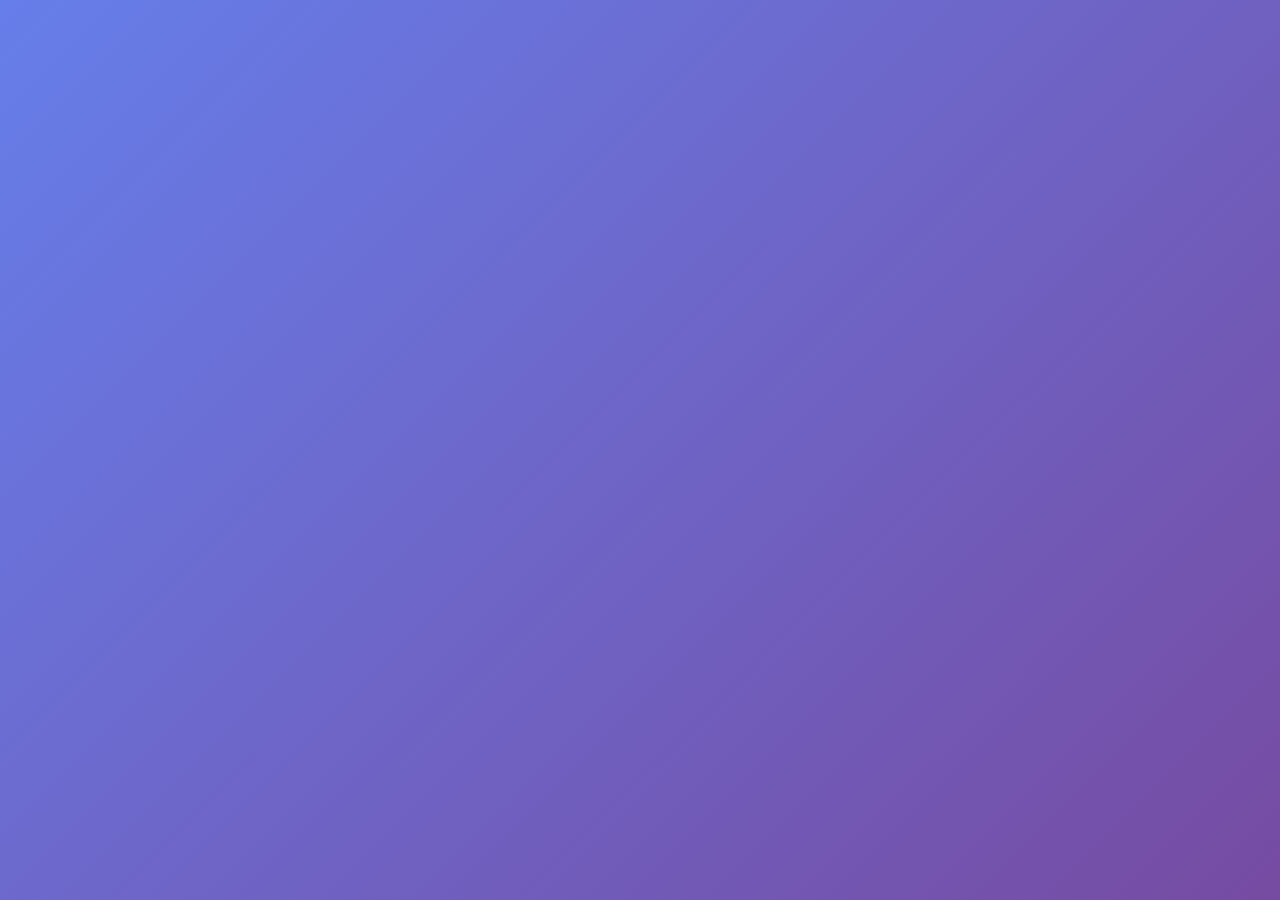
<file: AVENGERS/index.html>
<!DOCTYPE html>
<html lang="en">
<head>
    <meta charset="UTF-8">
    <meta name="viewport" content="width=device-width, initial-scale=1.0, user-scalable=no">
    <title>Mobile VR Relaxation Experience</title>
    
    <!-- A-Frame CDN -->
    <script src="https://aframe.io/releases/1.4.0/aframe.min.js"></script>
    
    <!-- Custom CSS -->
    <link rel="stylesheet" href="style.css">
</head>
<body>
    <!-- Loading Screen -->
    <div id="loading-screen">
        <div class="loading-content">
            <div class="breathing-circle"></div>
            <h2>Loading Relaxation Experience...</h2>
            <p>Please wait while we prepare your virtual sanctuary</p>
        </div>
    </div>

    <!-- Permission Request Screen -->
    <div id="permission-screen" class="hidden">
        <div class="permission-content">
            <div class="icon">📱</div>
            <h2>Motion Access Required</h2>
            <p>To experience the full relaxation, we need access to your device's motion sensors.</p>
            <button id="start-btn" class="start-button">Start Experience</button>
            <p class="permission-note">This allows you to look around by moving your device</p>
        </div>
    </div>

    <!-- Gyroscope Not Supported Screen -->
    <div id="no-gyro-screen" class="hidden">
        <div class="no-gyro-content">
            <div class="icon">⚠️</div>
            <h2>Motion Control Not Available</h2>
            <p>Your device doesn't support gyroscope-based motion control.</p>
            <p>You can still enjoy the relaxing environment by tapping and dragging to look around.</p>
            <button id="fallback-btn" class="start-button">Enter Relaxation Space</button>
        </div>
    </div>

    <!-- A-Frame Scene -->
    <a-scene id="vr-scene" class="hidden" vr-mode-ui="enabled: false" embedded>
        <!-- Camera with gyroscope controls -->
        <a-camera id="main-camera" 
                  look-controls="enabled: false"
                  wasd-controls="enabled: false"
                  position="0 1.6 0">
        </a-camera>

        <!-- 360° Sky Environment -->
        <a-sky id="sky" 
               src="#skyTexture" 
               rotation="0 -90 0"
               material="shader: standard; side: double">
        </a-sky>

        <!-- Ambient Lighting -->
        <a-light type="ambient" color="#87CEEB" intensity="0.6"></a-light>
        <a-light type="directional" 
                 position="0 10 5" 
                 color="#FFE4B5" 
                 intensity="0.8"
                 target="#sky">
        </a-light>

        <!-- Floating Relaxation Elements -->
        <a-entity id="floating-elements">
            <!-- Breathing Circle -->
            <a-plane id="breathing-circle"
                     position="0 0 -2"
                     width="0.5"
                     height="0.5"
                     color="#ffffff"
                     opacity="0.8"
                     material="shader: flat; transparent: true"
                     animation="property: scale; to: 1.2 1.2 1; dur: 4000; loop: true; dir: alternate; easing: easeInOutSine">
            </a-plane>

            <!-- Floating Particles -->
            <a-entity id="particles">
                <!-- Particle 1 -->
                <a-sphere position="-1 2 -3" 
                         radius="0.05" 
                         color="#ffffff" 
                         opacity="0.6"
                         animation="property: position; to: -1.5 1.5 -2.5; dur: 6000; loop: true; dir: alternate; easing: easeInOutSine">
                </a-sphere>
                
                <!-- Particle 2 -->
                <a-sphere position="1 1.5 -2.5" 
                         radius="0.03" 
                         color="#E6E6FA" 
                         opacity="0.7"
                         animation="property: position; to: 1.5 2 -3; dur: 8000; loop: true; dir: alternate; easing: easeInOutSine">
                </a-sphere>
                
                <!-- Particle 3 -->
                <a-sphere position="0 2.5 -4" 
                         radius="0.04" 
                         color="#F0F8FF" 
                         opacity="0.5"
                         animation="property: position; to: 0.5 1.8 -3.5; dur: 7000; loop: true; dir: alternate; easing: easeInOutSine">
                </a-sphere>
            </a-entity>

            <!-- Relaxation Text -->
            <a-text id="relax-text"
                    value="Tap to Relax"
                    position="0 -0.5 -2"
                    align="center"
                    color="#ffffff"
                    opacity="0.9"
                    scale="0.8 0.8 0.8"
                    animation="property: opacity; to: 0.5; dur: 3000; loop: true; dir: alternate; easing: easeInOutSine">
            </a-text>
        </a-entity>

        <!-- Ground Plane -->
        <a-plane position="0 0 0" 
                 rotation="-90 0 0" 
                 width="100" 
                 height="100" 
                 color="#90EE90" 
                 opacity="0.3"
                 material="shader: flat; transparent: true">
        </a-plane>
    </a-scene>

    <!-- UI Overlay -->
    <div id="ui-overlay" class="hidden">
        <div class="ui-content">
            <div class="breathing-guide">
                <div class="breath-circle" id="breath-circle"></div>
                <p id="breath-text">Breathe In</p>
            </div>
            <div class="controls">
                <button id="reset-view" class="control-btn">Reset View</button>
                <button id="toggle-sound" class="control-btn">🔊 Sound</button>
            </div>
        </div>
    </div>

    <!-- Custom Scripts -->
    <script src="script.js"></script>
</body>
</html>
</file>
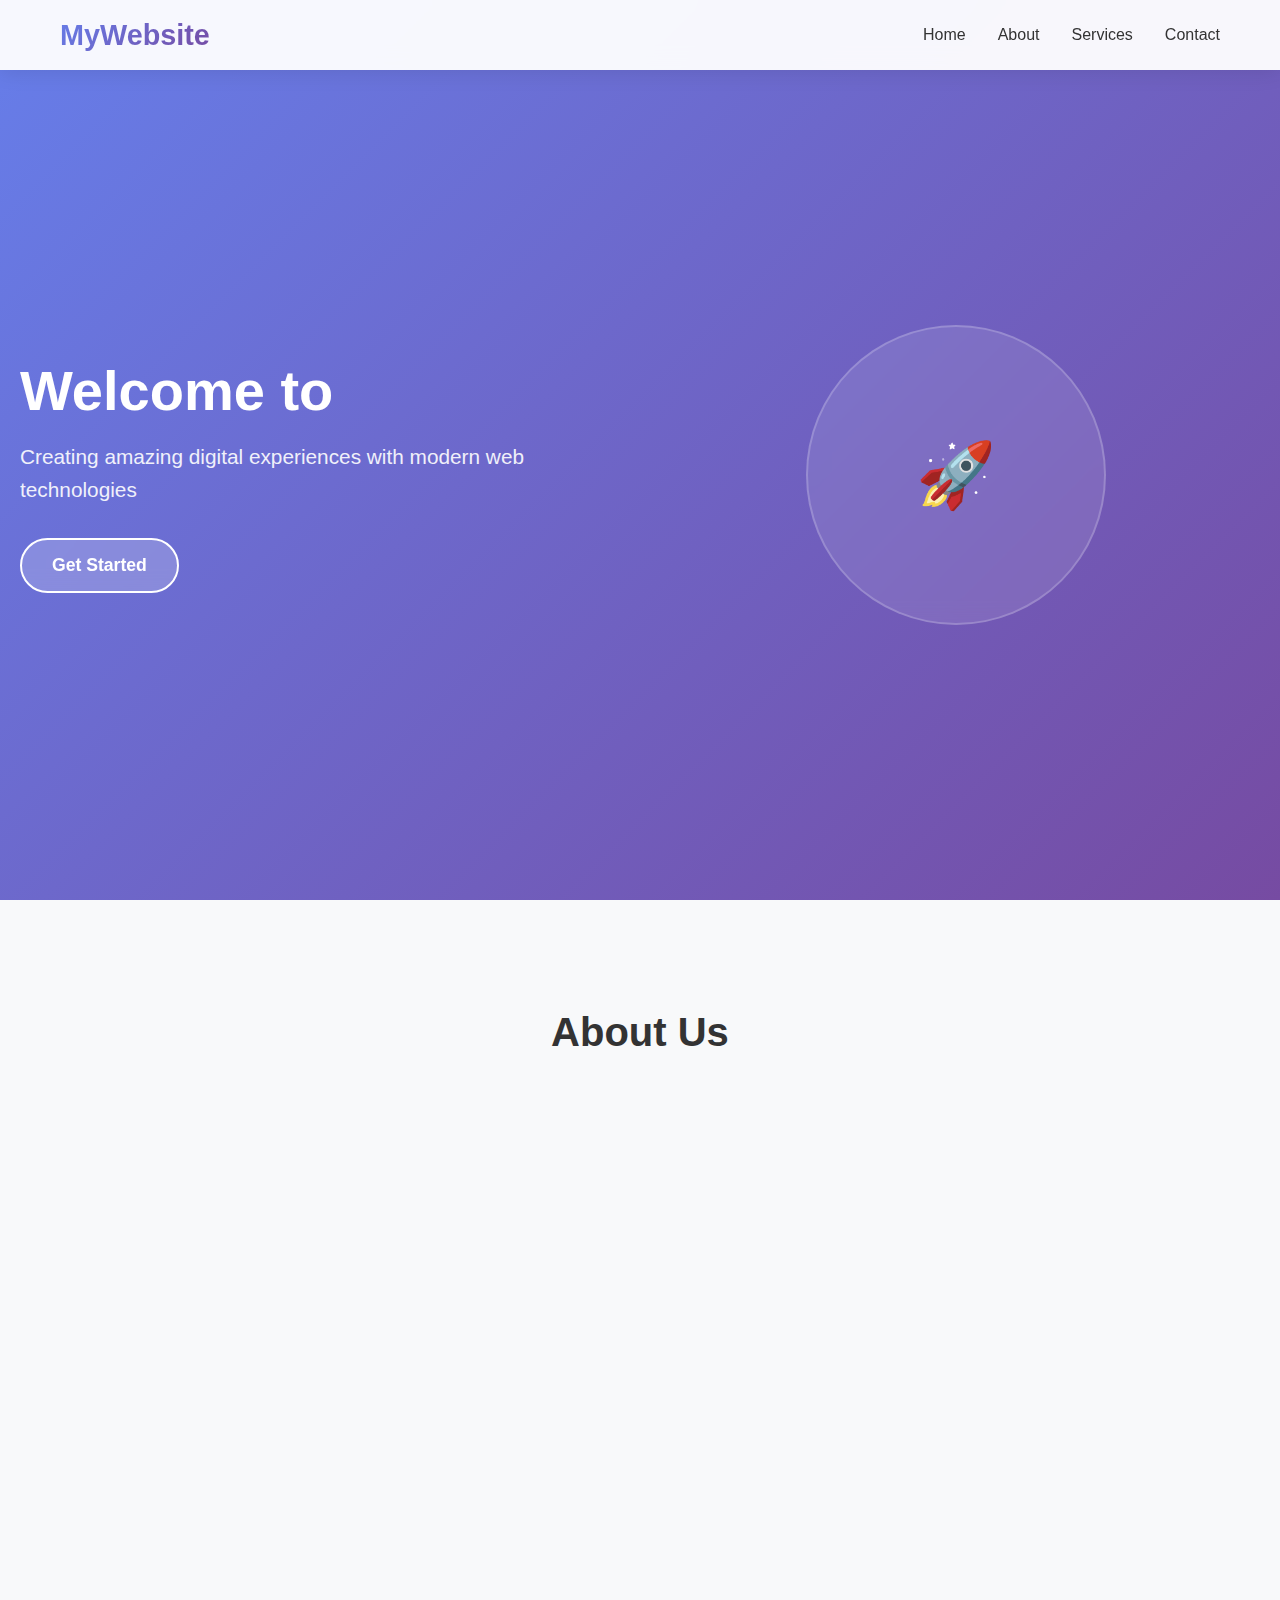
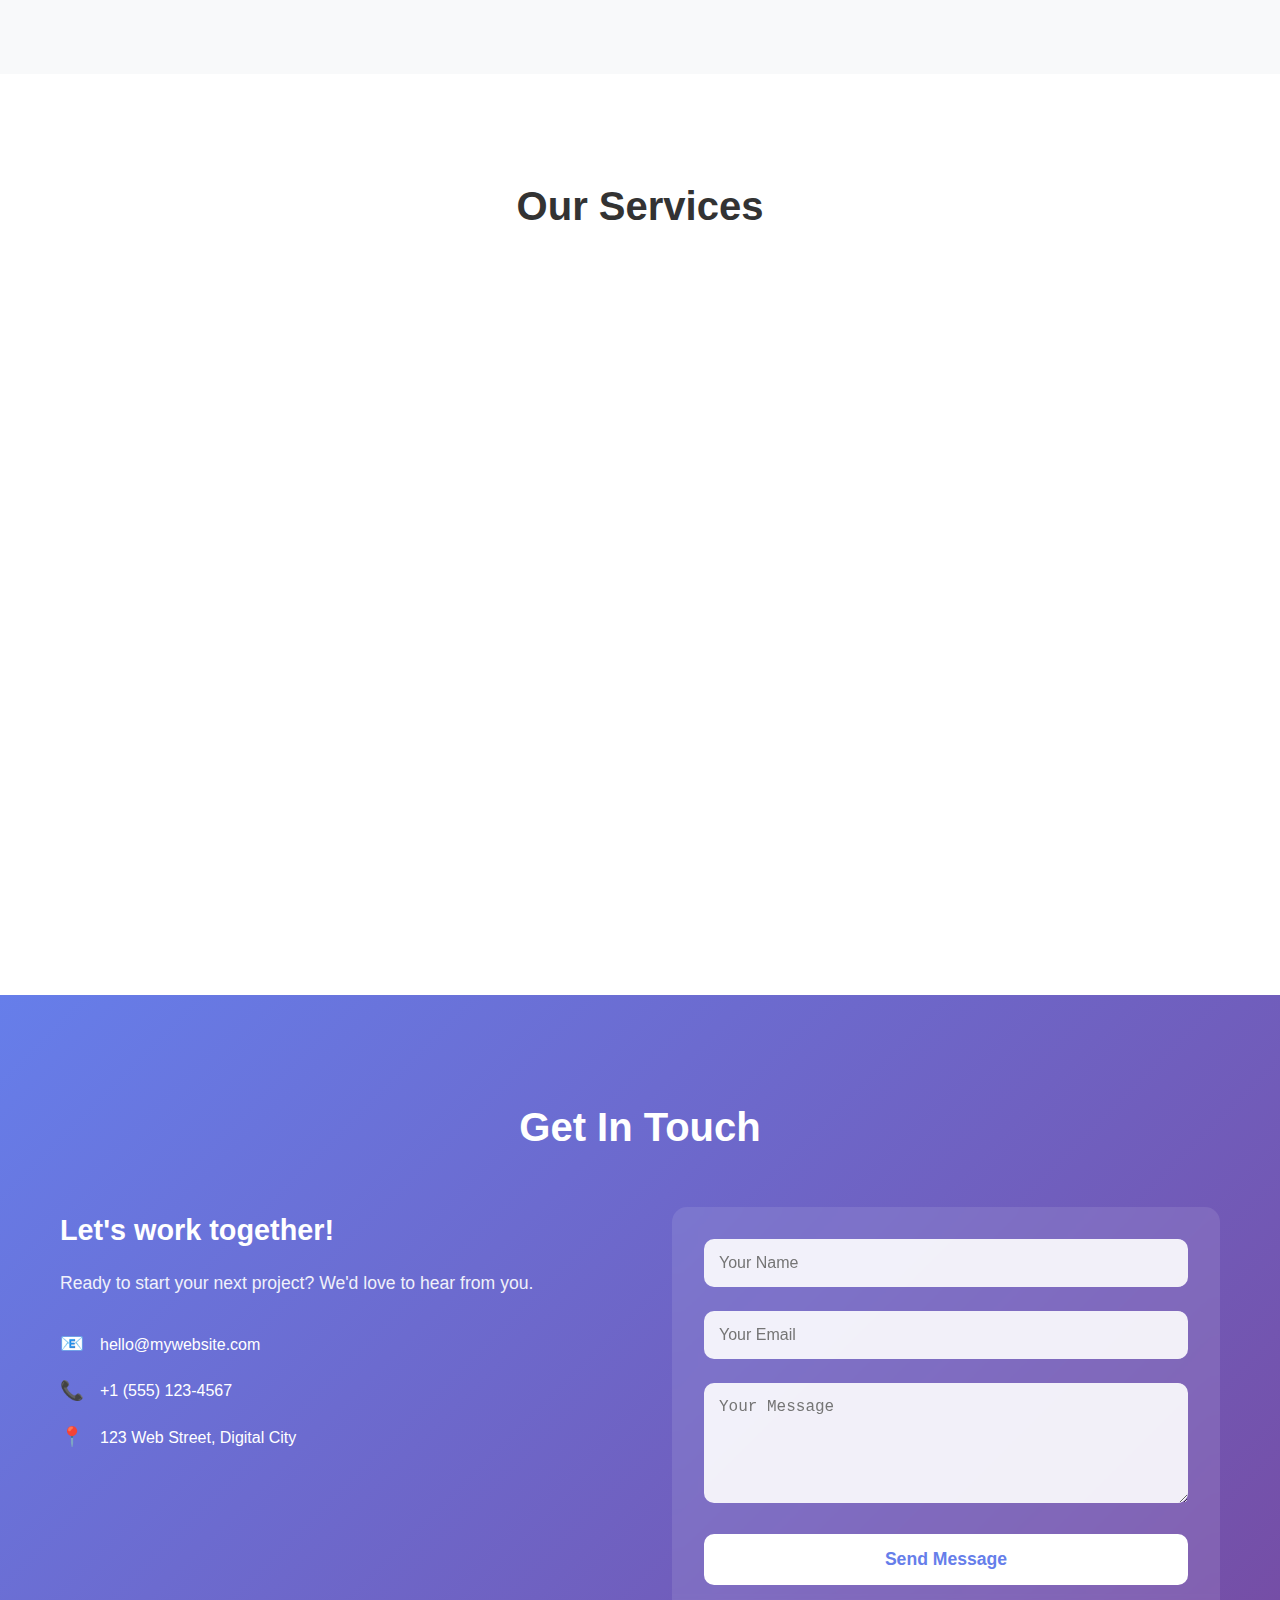
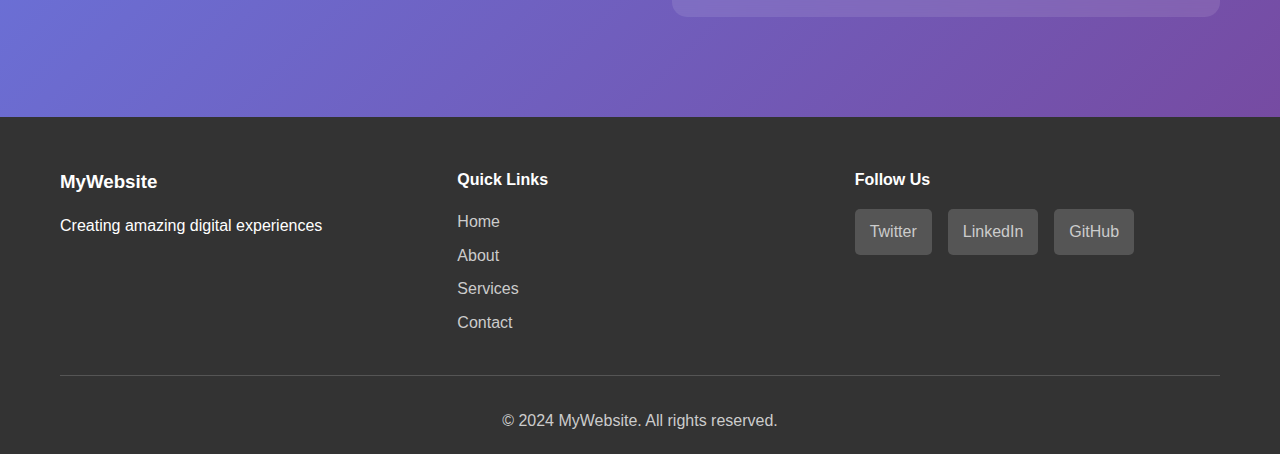
<file: Raghu Hack/index.html>
<!DOCTYPE html>
<html lang="en">
<head>
    <meta charset="UTF-8">
    <meta name="viewport" content="width=device-width, initial-scale=1.0">
    <title>My Awesome Website</title>
    <link rel="stylesheet" href="styles.css">
</head>
<body>
    <nav class="navbar">
        <div class="nav-container">
            <div class="nav-logo">
                <h2>MyWebsite</h2>
            </div>
            <ul class="nav-menu">
                <li class="nav-item">
                    <a href="#home" class="nav-link">Home</a>
                </li>
                <li class="nav-item">
                    <a href="#about" class="nav-link">About</a>
                </li>
                <li class="nav-item">
                    <a href="#services" class="nav-link">Services</a>
                </li>
                <li class="nav-item">
                    <a href="#contact" class="nav-link">Contact</a>
                </li>
            </ul>
            <div class="hamburger">
                <span class="bar"></span>
                <span class="bar"></span>
                <span class="bar"></span>
            </div>
        </div>
    </nav>

    <main>
        <section id="home" class="hero">
            <div class="hero-content">
                <h1>Welcome to My Awesome Website</h1>
                <p>Creating amazing digital experiences with modern web technologies</p>
                <button class="cta-button">Get Started</button>
            </div>
            <div class="hero-image">
                <div class="hero-placeholder">
                    <span>🚀</span>
                </div>
            </div>
        </section>

        <section id="about" class="about">
            <div class="container">
                <h2>About Us</h2>
                <div class="about-content">
                    <div class="about-text">
                        <p>We are passionate about creating beautiful, functional websites that deliver exceptional user experiences. Our team combines creativity with technical expertise to bring your vision to life.</p>
                        <div class="features">
                            <div class="feature">
                                <div class="feature-icon">💡</div>
                                <h3>Innovative Design</h3>
                                <p>Modern, responsive designs that work on all devices</p>
                            </div>
                            <div class="feature">
                                <div class="feature-icon">⚡</div>
                                <h3>Fast Performance</h3>
                                <p>Optimized for speed and efficiency</p>
                            </div>
                            <div class="feature">
                                <div class="feature-icon">🔒</div>
                                <h3>Secure & Reliable</h3>
                                <p>Built with security and reliability in mind</p>
                            </div>
                        </div>
                    </div>
                </div>
            </div>
        </section>

        <section id="services" class="services">
            <div class="container">
                <h2>Our Services</h2>
                <div class="services-grid">
                    <div class="service-card">
                        <div class="service-icon">🌐</div>
                        <h3>Web Development</h3>
                        <p>Custom websites and web applications built with the latest technologies</p>
                    </div>
                    <div class="service-card">
                        <div class="service-icon">📱</div>
                        <h3>Mobile Apps</h3>
                        <p>Native and cross-platform mobile applications for iOS and Android</p>
                    </div>
                    <div class="service-card">
                        <div class="service-icon">🎨</div>
                        <h3>UI/UX Design</h3>
                        <p>Beautiful, user-centered designs that engage and convert</p>
                    </div>
                    <div class="service-card">
                        <div class="service-icon">🔧</div>
                        <h3>Maintenance</h3>
                        <p>Ongoing support and maintenance to keep your projects running smoothly</p>
                    </div>
                </div>
            </div>
        </section>

        <section id="contact" class="contact">
            <div class="container">
                <h2>Get In Touch</h2>
                <div class="contact-content">
                    <div class="contact-info">
                        <h3>Let's work together!</h3>
                        <p>Ready to start your next project? We'd love to hear from you.</p>
                        <div class="contact-details">
                            <div class="contact-item">
                                <span class="contact-icon">📧</span>
                                <span>hello@mywebsite.com</span>
                            </div>
                            <div class="contact-item">
                                <span class="contact-icon">📞</span>
                                <span>+1 (555) 123-4567</span>
                            </div>
                            <div class="contact-item">
                                <span class="contact-icon">📍</span>
                                <span>123 Web Street, Digital City</span>
                            </div>
                        </div>
                    </div>
                    <form class="contact-form">
                        <div class="form-group">
                            <input type="text" id="name" name="name" placeholder="Your Name" required>
                        </div>
                        <div class="form-group">
                            <input type="email" id="email" name="email" placeholder="Your Email" required>
                        </div>
                        <div class="form-group">
                            <textarea id="message" name="message" placeholder="Your Message" rows="5" required></textarea>
                        </div>
                        <button type="submit" class="submit-button">Send Message</button>
                    </form>
                </div>
            </div>
        </section>
    </main>

    <footer class="footer">
        <div class="container">
            <div class="footer-content">
                <div class="footer-section">
                    <h3>MyWebsite</h3>
                    <p>Creating amazing digital experiences</p>
                </div>
                <div class="footer-section">
                    <h4>Quick Links</h4>
                    <ul>
                        <li><a href="#home">Home</a></li>
                        <li><a href="#about">About</a></li>
                        <li><a href="#services">Services</a></li>
                        <li><a href="#contact">Contact</a></li>
                    </ul>
                </div>
                <div class="footer-section">
                    <h4>Follow Us</h4>
                    <div class="social-links">
                        <a href="#" class="social-link">Twitter</a>
                        <a href="#" class="social-link">LinkedIn</a>
                        <a href="#" class="social-link">GitHub</a>
                    </div>
                </div>
            </div>
            <div class="footer-bottom">
                <p>&copy; 2024 MyWebsite. All rights reserved.</p>
            </div>
        </div>
    </footer>

    <script src="script.js"></script>
</body>
</html>
</file>
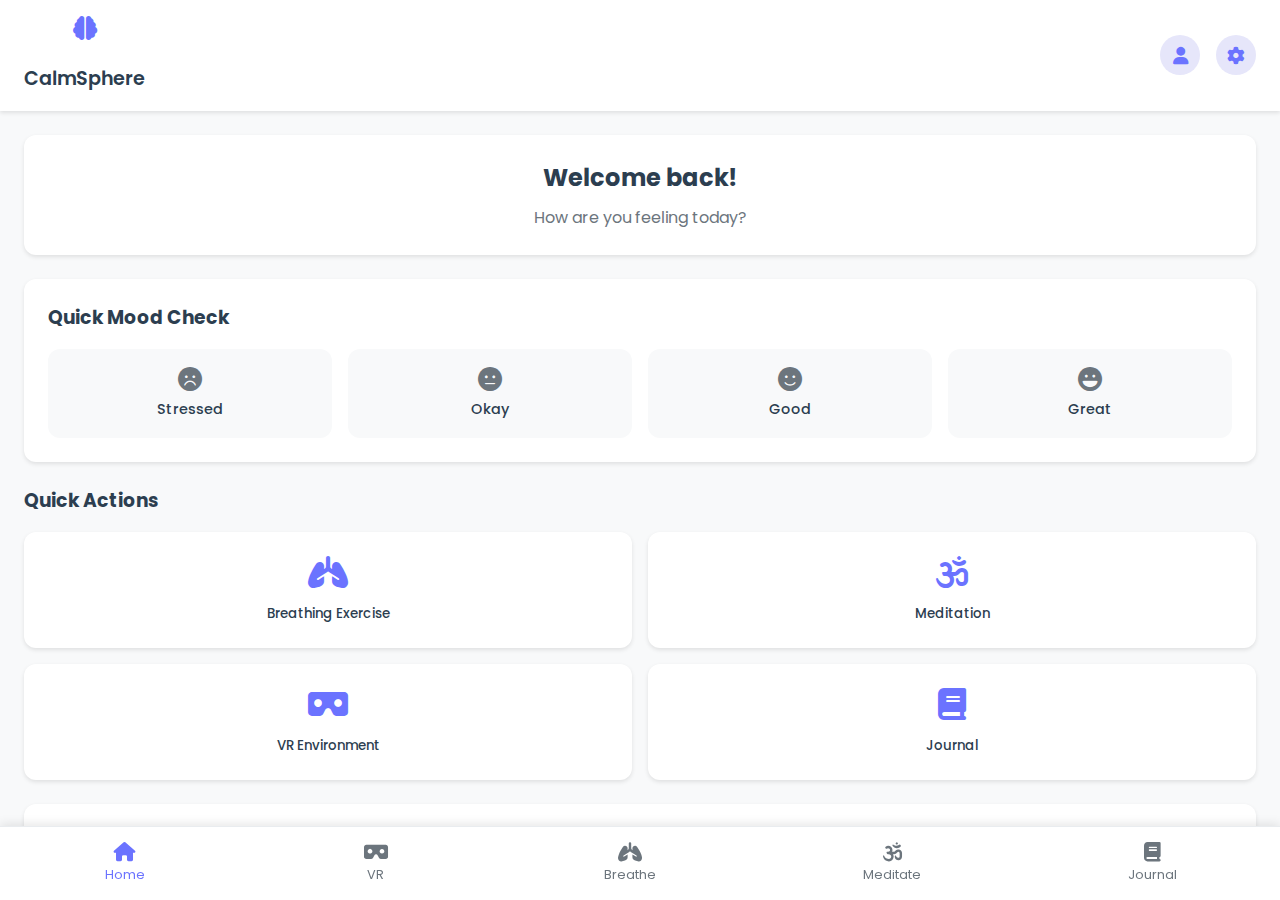
<file: AVENGERS/calmsphere-app.html>
<!DOCTYPE html>
<html lang="en">
<head>
    <meta charset="UTF-8">
    <meta name="viewport" content="width=device-width, initial-scale=1.0, user-scalable=no">
    <title>CalmSphere VR - Mobile Therapy App</title>
    
    <!-- PWA Meta Tags -->
    <meta name="theme-color" content="#6B73FF">
    <meta name="apple-mobile-web-app-capable" content="yes">
    <meta name="apple-mobile-web-app-status-bar-style" content="default">
    <meta name="apple-mobile-web-app-title" content="CalmSphere VR">
    
    <!-- Manifest -->
    <link rel="manifest" href="manifest.json">
    
    <!-- Icons -->
    <link rel="icon" type="image/png" sizes="192x192" href="icon-192.png">
    <link rel="apple-touch-icon" href="icon-192.png">
    
    <!-- Google Fonts -->
    <link href="https://fonts.googleapis.com/css2?family=Poppins:wght@300;400;500;600;700&family=Nunito:wght@300;400;500;600;700&display=swap" rel="stylesheet">
    
    <!-- Font Awesome Icons -->
    <link rel="stylesheet" href="https://cdnjs.cloudflare.com/ajax/libs/font-awesome/6.4.0/css/all.min.css">
    
    <!-- A-Frame for VR -->
    <script src="https://aframe.io/releases/1.4.0/aframe.min.js"></script>
    
    <!-- Custom Styles -->
    <link rel="stylesheet" href="calmsphere-app-styles.css">
</head>
<body>
    <!-- Loading Screen -->
    <div id="loading-screen" class="screen">
        <div class="loading-content">
            <div class="app-logo">
                <i class="fas fa-brain"></i>
                <h1>CalmSphere VR</h1>
            </div>
            <div class="loading-spinner">
                <div class="spinner"></div>
            </div>
            <p>Preparing your therapy session...</p>
        </div>
    </div>

    <!-- Onboarding Screen -->
    <div id="onboarding-screen" class="screen hidden">
        <div class="onboarding-content">
            <div class="onboarding-slide active" data-slide="0">
                <div class="slide-icon">
                    <i class="fas fa-heart"></i>
                </div>
                <h2>Welcome to CalmSphere VR</h2>
                <p>Your personal mental wellness companion. Take control of your anxiety and stress with immersive VR therapy.</p>
            </div>
            
            <div class="onboarding-slide" data-slide="1">
                <div class="slide-icon">
                    <i class="fas fa-vr-cardboard"></i>
                </div>
                <h2>Immersive Therapy</h2>
                <p>Experience calming environments and guided exercises designed to reduce stress and promote mental wellness.</p>
            </div>
            
            <div class="onboarding-slide" data-slide="2">
                <div class="slide-icon">
                    <i class="fas fa-chart-line"></i>
                </div>
                <h2>Track Your Progress</h2>
                <p>Monitor your mood, track your progress, and see how VR therapy is helping you feel better over time.</p>
            </div>
            
            <div class="onboarding-controls">
                <button id="prev-slide" class="btn btn-secondary" disabled>
                    <i class="fas fa-chevron-left"></i>
                </button>
                <div class="slide-indicators">
                    <span class="indicator active"></span>
                    <span class="indicator"></span>
                    <span class="indicator"></span>
                </div>
                <button id="next-slide" class="btn btn-primary">
                    <i class="fas fa-chevron-right"></i>
                </button>
            </div>
        </div>
    </div>

    <!-- Main App Screen -->
    <div id="main-app" class="screen hidden">
        <!-- Header -->
        <header class="app-header">
            <div class="header-left">
                <div class="app-logo">
                    <i class="fas fa-brain"></i>
                    <span>CalmSphere</span>
                </div>
            </div>
            <div class="header-right">
                <button id="profile-btn" class="header-btn">
                    <i class="fas fa-user"></i>
                </button>
                <button id="settings-btn" class="header-btn">
                    <i class="fas fa-cog"></i>
                </button>
            </div>
        </header>

        <!-- Main Content -->
        <main class="app-main">
            <!-- Dashboard Tab -->
            <div id="dashboard-tab" class="tab-content active">
                <div class="welcome-section">
                    <h2>Welcome back!</h2>
                    <p>How are you feeling today?</p>
                </div>
                
                <!-- Mood Check-in -->
                <div class="mood-checkin">
                    <h3>Quick Mood Check</h3>
                    <div class="mood-options">
                        <button class="mood-btn" data-mood="1">
                            <i class="fas fa-frown"></i>
                            <span>Stressed</span>
                        </button>
                        <button class="mood-btn" data-mood="2">
                            <i class="fas fa-meh"></i>
                            <span>Okay</span>
                        </button>
                        <button class="mood-btn" data-mood="3">
                            <i class="fas fa-smile"></i>
                            <span>Good</span>
                        </button>
                        <button class="mood-btn" data-mood="4">
                            <i class="fas fa-laugh"></i>
                            <span>Great</span>
                        </button>
                    </div>
                </div>

                <!-- Quick Actions -->
                <div class="quick-actions">
                    <h3>Quick Actions</h3>
                    <div class="action-grid">
                        <button class="action-card" data-action="breathing">
                            <i class="fas fa-lungs"></i>
                            <span>Breathing Exercise</span>
                        </button>
                        <button class="action-card" data-action="meditation">
                            <i class="fas fa-om"></i>
                            <span>Meditation</span>
                        </button>
                        <button class="action-card" data-action="vr-environment">
                            <i class="fas fa-vr-cardboard"></i>
                            <span>VR Environment</span>
                        </button>
                        <button class="action-card" data-action="journal">
                            <i class="fas fa-book"></i>
                            <span>Journal</span>
                        </button>
                    </div>
                </div>

                <!-- Progress Summary -->
                <div class="progress-summary">
                    <h3>Your Progress</h3>
                    <div class="progress-stats">
                        <div class="stat-card">
                            <div class="stat-number" id="sessions-completed">0</div>
                            <div class="stat-label">Sessions Completed</div>
                        </div>
                        <div class="stat-card">
                            <div class="stat-number" id="streak-days">0</div>
                            <div class="stat-label">Day Streak</div>
                        </div>
                        <div class="stat-card">
                            <div class="stat-number" id="avg-mood">-</div>
                            <div class="stat-label">Avg Mood</div>
                        </div>
                    </div>
                </div>
            </div>

            <!-- VR Environment Tab -->
            <div id="vr-tab" class="tab-content">
                <div class="vr-controls">
                    <button id="start-vr" class="btn btn-primary">
                        <i class="fas fa-play"></i>
                        Start VR Experience
                    </button>
                    <button id="calibrate-gyro" class="btn btn-secondary">
                        <i class="fas fa-compass"></i>
                        Calibrate Gyroscope
                    </button>
                </div>
                
                <div class="environment-selector">
                    <h3>Choose Your Environment</h3>
                    <div class="environment-grid">
                        <button class="environment-card active" data-environment="forest">
                            <div class="env-preview">
                                <i class="fas fa-tree"></i>
                            </div>
                            <span>Forest</span>
                        </button>
                        <button class="environment-card" data-environment="beach">
                            <div class="env-preview">
                                <i class="fas fa-water"></i>
                            </div>
                            <span>Beach</span>
                        </button>
                        <button class="environment-card" data-environment="mountain">
                            <div class="env-preview">
                                <i class="fas fa-mountain"></i>
                            </div>
                            <span>Mountain</span>
                        </button>
                        <button class="environment-card" data-environment="space">
                            <div class="env-preview">
                                <i class="fas fa-star"></i>
                            </div>
                            <span>Space</span>
                        </button>
                    </div>
                </div>
            </div>

            <!-- Breathing Exercise Tab -->
            <div id="breathing-tab" class="tab-content">
                <div class="breathing-exercise">
                    <h3>Guided Breathing</h3>
                    <div class="breathing-circle-container">
                        <div class="breathing-circle" id="breathing-circle">
                            <div class="breath-text" id="breath-text">Breathe In</div>
                        </div>
                    </div>
                    
                    <div class="breathing-controls">
                        <button id="start-breathing" class="btn btn-primary">
                            <i class="fas fa-play"></i>
                            Start Exercise
                        </button>
                        <button id="pause-breathing" class="btn btn-secondary hidden">
                            <i class="fas fa-pause"></i>
                            Pause
                        </button>
                        <button id="stop-breathing" class="btn btn-danger hidden">
                            <i class="fas fa-stop"></i>
                            Stop
                        </button>
                    </div>
                    
                    <div class="breathing-settings">
                        <label for="breath-duration">Breath Duration (seconds):</label>
                        <input type="range" id="breath-duration" min="3" max="8" value="4">
                        <span id="duration-value">4</span>
                    </div>
                </div>
            </div>

            <!-- Meditation Tab -->
            <div id="meditation-tab" class="tab-content">
                <div class="meditation-sessions">
                    <h3>Meditation Sessions</h3>
                    <div class="session-list">
                        <div class="session-card" data-session="anxiety-relief">
                            <div class="session-info">
                                <h4>Anxiety Relief</h4>
                                <p>5 minutes • Beginner</p>
                            </div>
                            <button class="btn btn-primary">Start</button>
                        </div>
                        <div class="session-card" data-session="stress-management">
                            <div class="session-info">
                                <h4>Stress Management</h4>
                                <p>10 minutes • Intermediate</p>
                            </div>
                            <button class="btn btn-primary">Start</button>
                        </div>
                        <div class="session-card" data-session="sleep-preparation">
                            <div class="session-info">
                                <h4>Sleep Preparation</h4>
                                <p>15 minutes • Advanced</p>
                            </div>
                            <button class="btn btn-primary">Start</button>
                        </div>
                    </div>
                </div>
            </div>

            <!-- Journal Tab -->
            <div id="journal-tab" class="tab-content">
                <div class="journal-section">
                    <h3>Daily Journal</h3>
                    <div class="journal-entry">
                        <textarea id="journal-text" placeholder="How are you feeling today? What's on your mind?"></textarea>
                        <div class="journal-actions">
                            <button id="save-journal" class="btn btn-primary">
                                <i class="fas fa-save"></i>
                                Save Entry
                            </button>
                            <button id="view-history" class="btn btn-secondary">
                                <i class="fas fa-history"></i>
                                View History
                            </button>
                        </div>
                    </div>
                </div>
            </div>
        </main>

        <!-- Bottom Navigation -->
        <nav class="bottom-nav">
            <button class="nav-item active" data-tab="dashboard">
                <i class="fas fa-home"></i>
                <span>Home</span>
            </button>
            <button class="nav-item" data-tab="vr">
                <i class="fas fa-vr-cardboard"></i>
                <span>VR</span>
            </button>
            <button class="nav-item" data-tab="breathing">
                <i class="fas fa-lungs"></i>
                <span>Breathe</span>
            </button>
            <button class="nav-item" data-tab="meditation">
                <i class="fas fa-om"></i>
                <span>Meditate</span>
            </button>
            <button class="nav-item" data-tab="journal">
                <i class="fas fa-book"></i>
                <span>Journal</span>
            </button>
        </nav>
    </div>

    <!-- VR Experience Screen -->
    <div id="vr-experience" class="screen hidden">
        <a-scene id="vr-scene" embedded vr-mode-ui="enabled: false">
            <!-- Camera -->
            <a-camera id="vr-camera" 
                      look-controls="enabled: false"
                      wasd-controls="enabled: false"
                      position="0 1.6 0">
            </a-camera>

            <!-- Environment Sky -->
            <a-sky id="vr-sky" 
                   src="#skyTexture" 
                   rotation="0 -90 0">
            </a-sky>

            <!-- Ambient Lighting -->
            <a-light type="ambient" color="#87CEEB" intensity="0.6"></a-light>
            <a-light type="directional" 
                     position="0 10 5" 
                     color="#FFE4B5" 
                     intensity="0.8">
            </a-light>

            <!-- Floating Elements -->
            <a-entity id="floating-elements">
                <!-- Breathing Circle in VR -->
                <a-plane id="vr-breathing-circle"
                         position="0 0 -2"
                         width="0.5"
                         height="0.5"
                         color="#ffffff"
                         opacity="0.8"
                         material="shader: flat; transparent: true">
                </a-plane>

                <!-- Floating Particles -->
                <a-sphere position="-1 2 -3" 
                         radius="0.05" 
                         color="#ffffff" 
                         opacity="0.6"
                         animation="property: position; to: -1.5 1.5 -2.5; dur: 6000; loop: true; dir: alternate; easing: easeInOutSine">
                </a-sphere>
                
                <a-sphere position="1 1.5 -2.5" 
                         radius="0.03" 
                         color="#E6E6FA" 
                         opacity="0.7"
                         animation="property: position; to: 1.5 2 -3; dur: 8000; loop: true; dir: alternate; easing: easeInOutSine">
                </a-sphere>
            </a-entity>

            <!-- Ground -->
            <a-plane position="0 0 0" 
                     rotation="-90 0 0" 
                     width="100" 
                     height="100" 
                     color="#90EE90" 
                     opacity="0.3"
                     material="shader: flat; transparent: true">
            </a-plane>
        </a-scene>

        <!-- VR UI Overlay -->
        <div class="vr-ui">
            <button id="exit-vr" class="vr-btn">
                <i class="fas fa-times"></i>
            </button>
            <button id="vr-breathing" class="vr-btn">
                <i class="fas fa-lungs"></i>
            </button>
            <button id="vr-meditation" class="vr-btn">
                <i class="fas fa-om"></i>
            </button>
        </div>
    </div>

    <!-- Settings Modal -->
    <div id="settings-modal" class="modal hidden">
        <div class="modal-content">
            <div class="modal-header">
                <h3>Settings</h3>
                <button id="close-settings" class="close-btn">
                    <i class="fas fa-times"></i>
                </button>
            </div>
            <div class="modal-body">
                <div class="setting-group">
                    <label>Notifications</label>
                    <input type="checkbox" id="notifications" checked>
                </div>
                <div class="setting-group">
                    <label>Daily Reminders</label>
                    <input type="checkbox" id="daily-reminders" checked>
                </div>
                <div class="setting-group">
                    <label>Gyroscope Sensitivity</label>
                    <input type="range" id="gyro-sensitivity" min="0.1" max="1" step="0.1" value="0.5">
                </div>
                <div class="setting-group">
                    <label>Theme</label>
                    <select id="theme-select">
                        <option value="light">Light</option>
                        <option value="dark">Dark</option>
                        <option value="auto">Auto</option>
                    </select>
                </div>
            </div>
        </div>
    </div>

    <!-- Profile Modal -->
    <div id="profile-modal" class="modal hidden">
        <div class="modal-content">
            <div class="modal-header">
                <h3>Profile</h3>
                <button id="close-profile" class="close-btn">
                    <i class="fas fa-times"></i>
                </button>
            </div>
            <div class="modal-body">
                <div class="profile-info">
                    <div class="profile-avatar">
                        <i class="fas fa-user"></i>
                    </div>
                    <h4>Welcome to CalmSphere VR</h4>
                    <p>Your mental wellness journey starts here</p>
                </div>
                <div class="profile-stats">
                    <div class="stat-item">
                        <span class="stat-label">Total Sessions</span>
                        <span class="stat-value" id="total-sessions">0</span>
                    </div>
                    <div class="stat-item">
                        <span class="stat-label">Current Streak</span>
                        <span class="stat-value" id="current-streak">0 days</span>
                    </div>
                    <div class="stat-item">
                        <span class="stat-label">Favorite Activity</span>
                        <span class="stat-value" id="favorite-activity">Breathing</span>
                    </div>
                </div>
            </div>
        </div>
    </div>

    <!-- Custom Scripts -->
    <script src="calmsphere-app-script.js"></script>
</body>
</html>
</file>
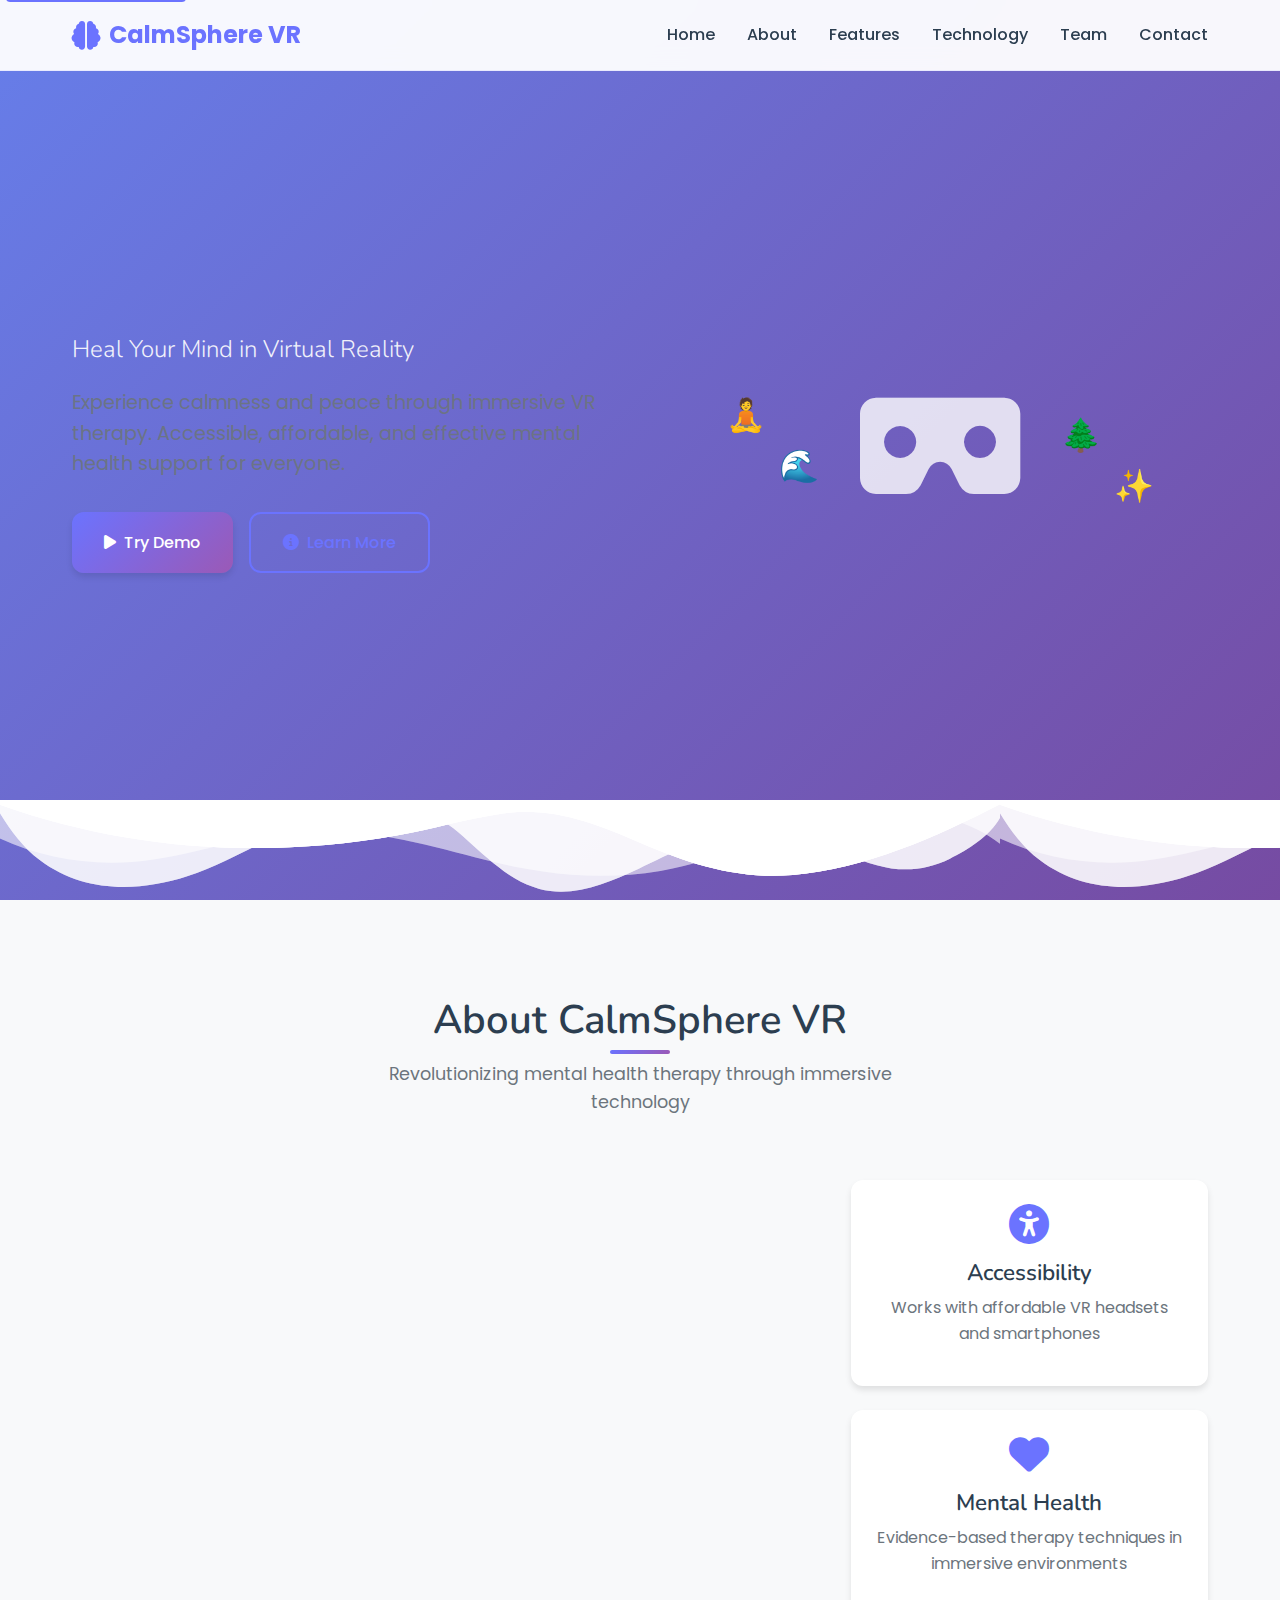
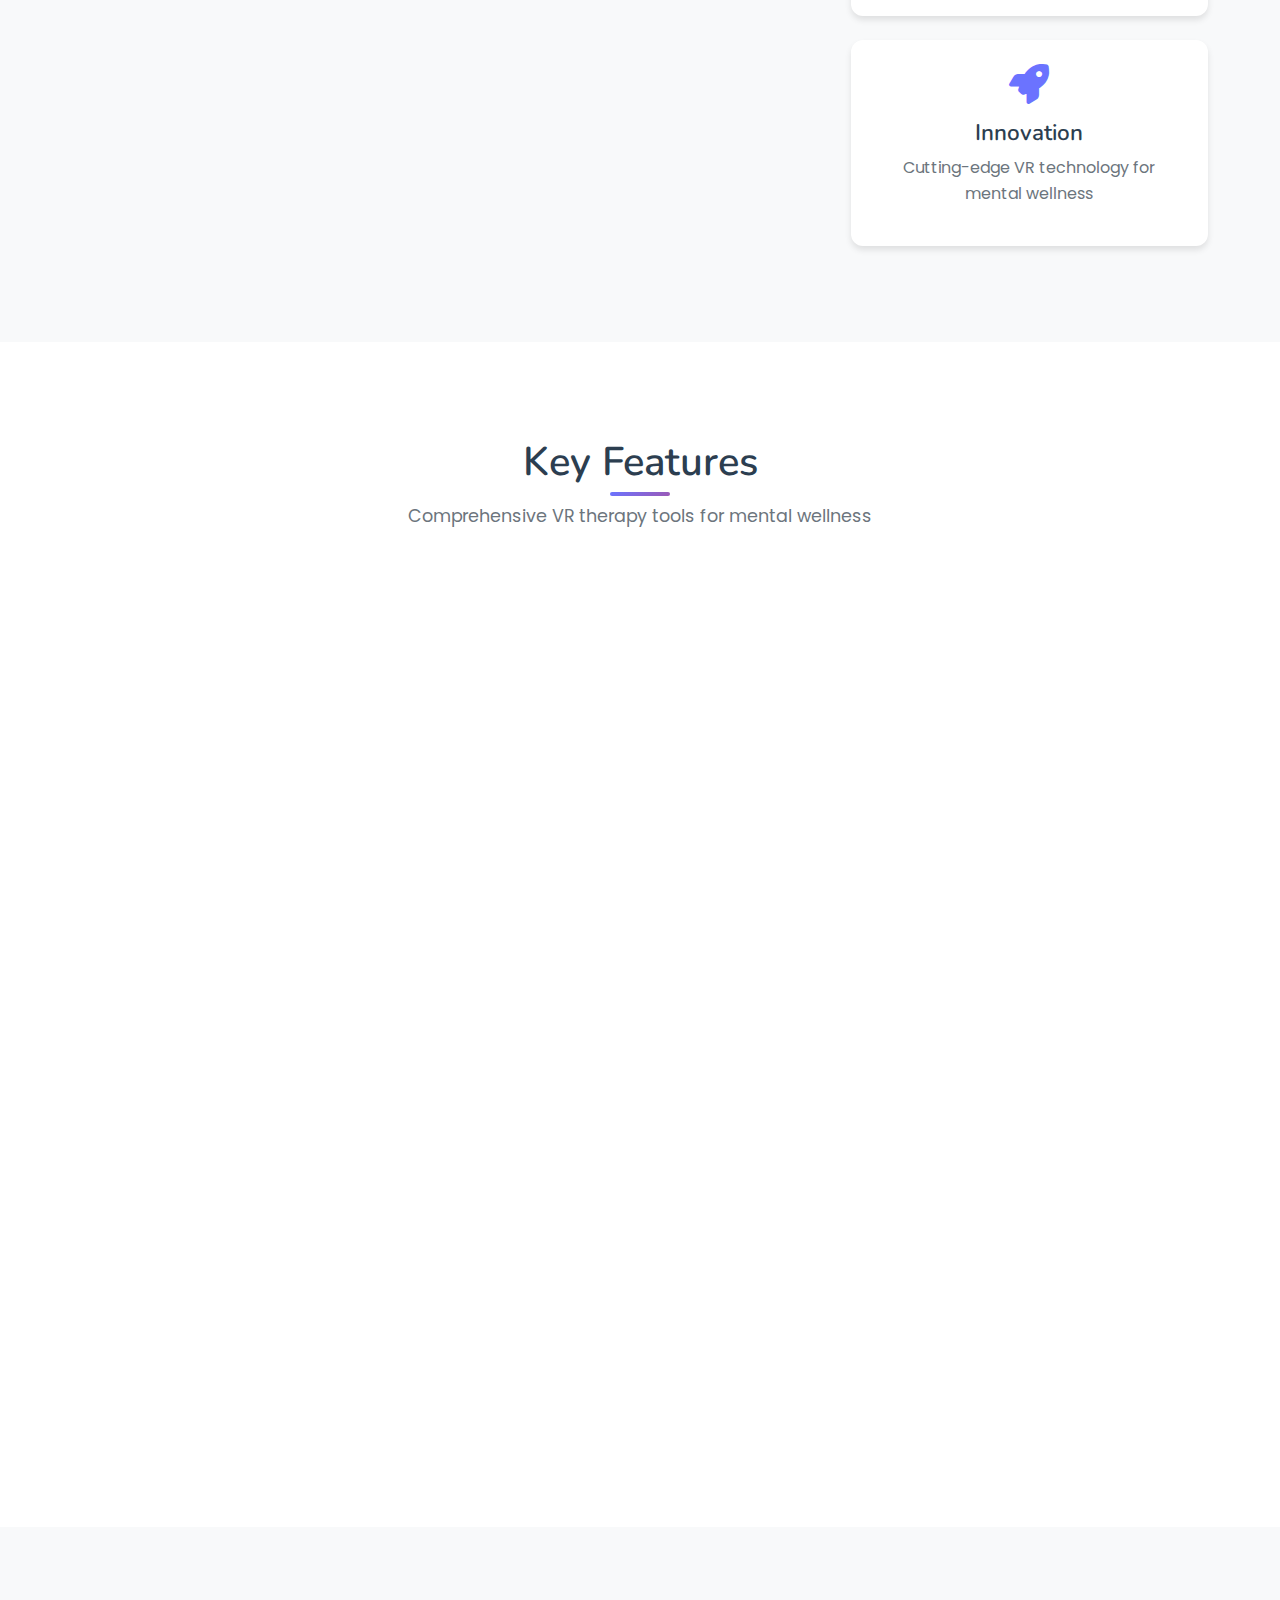
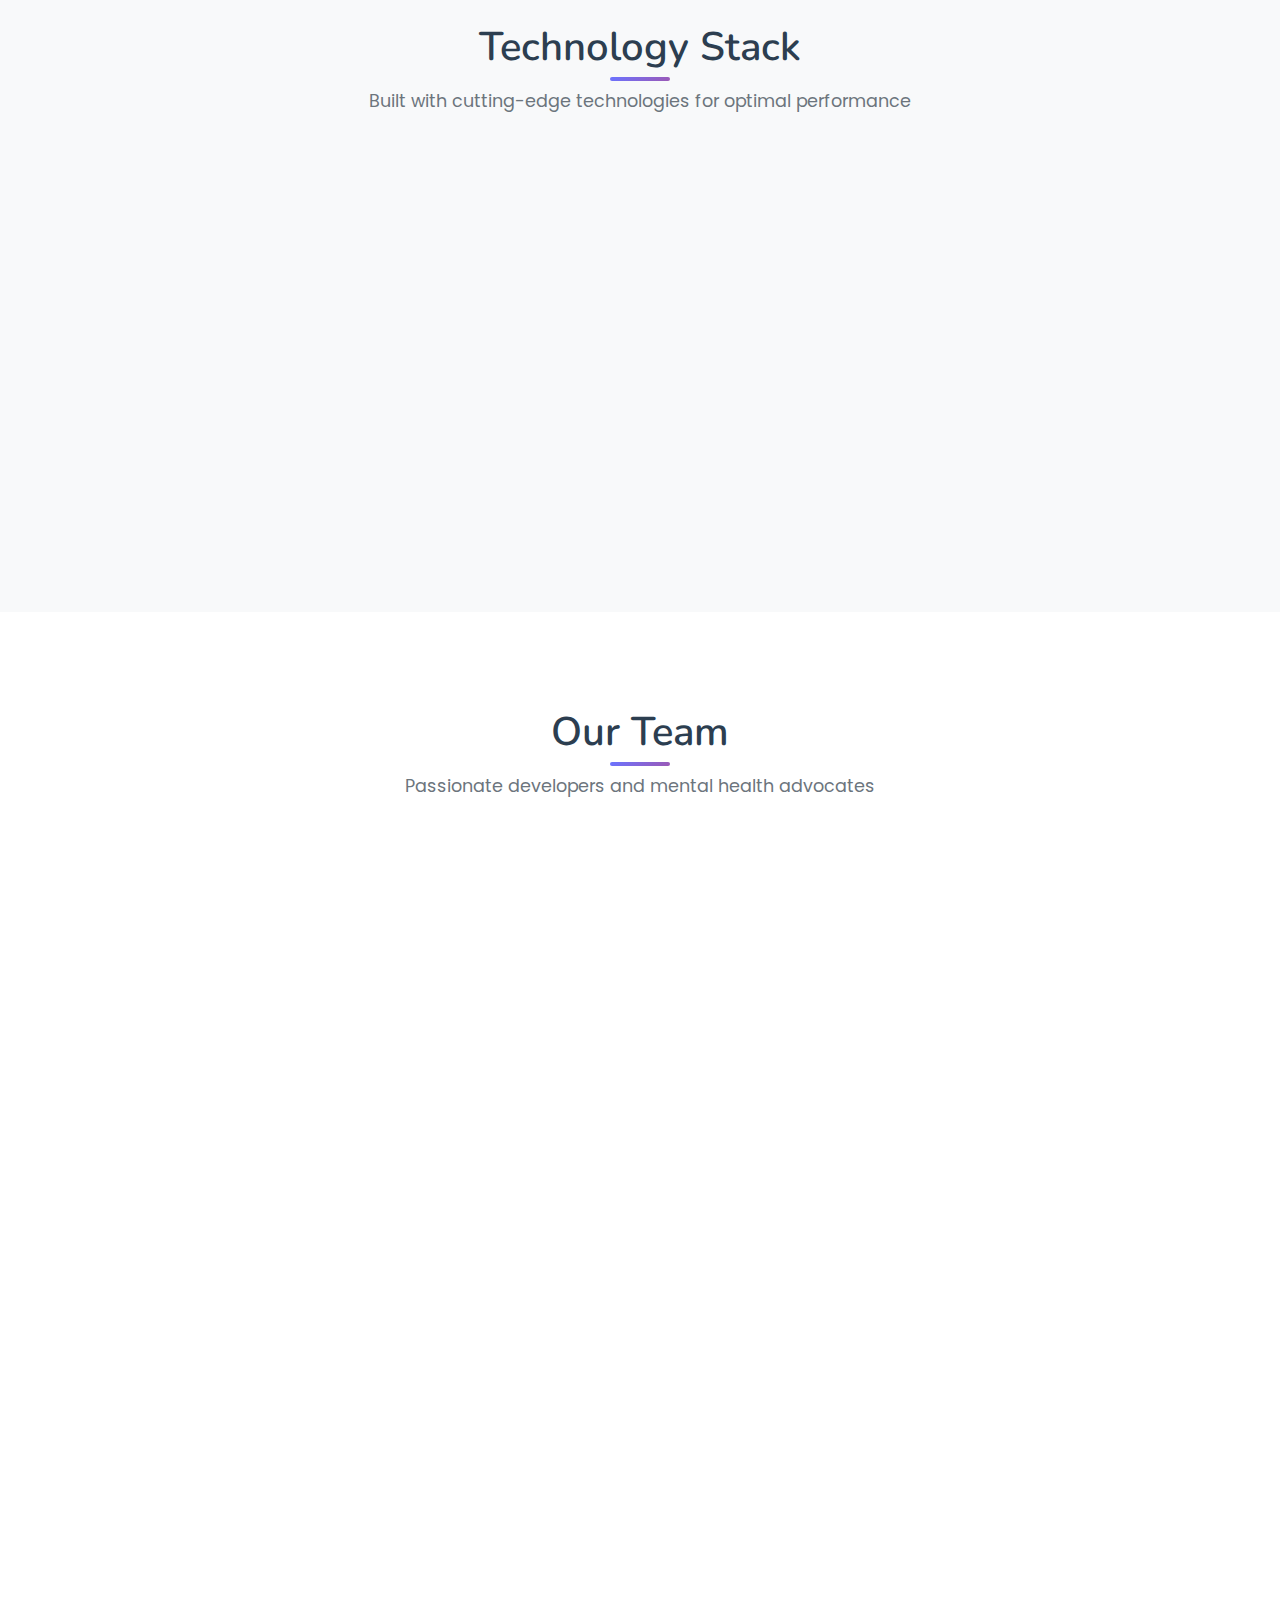
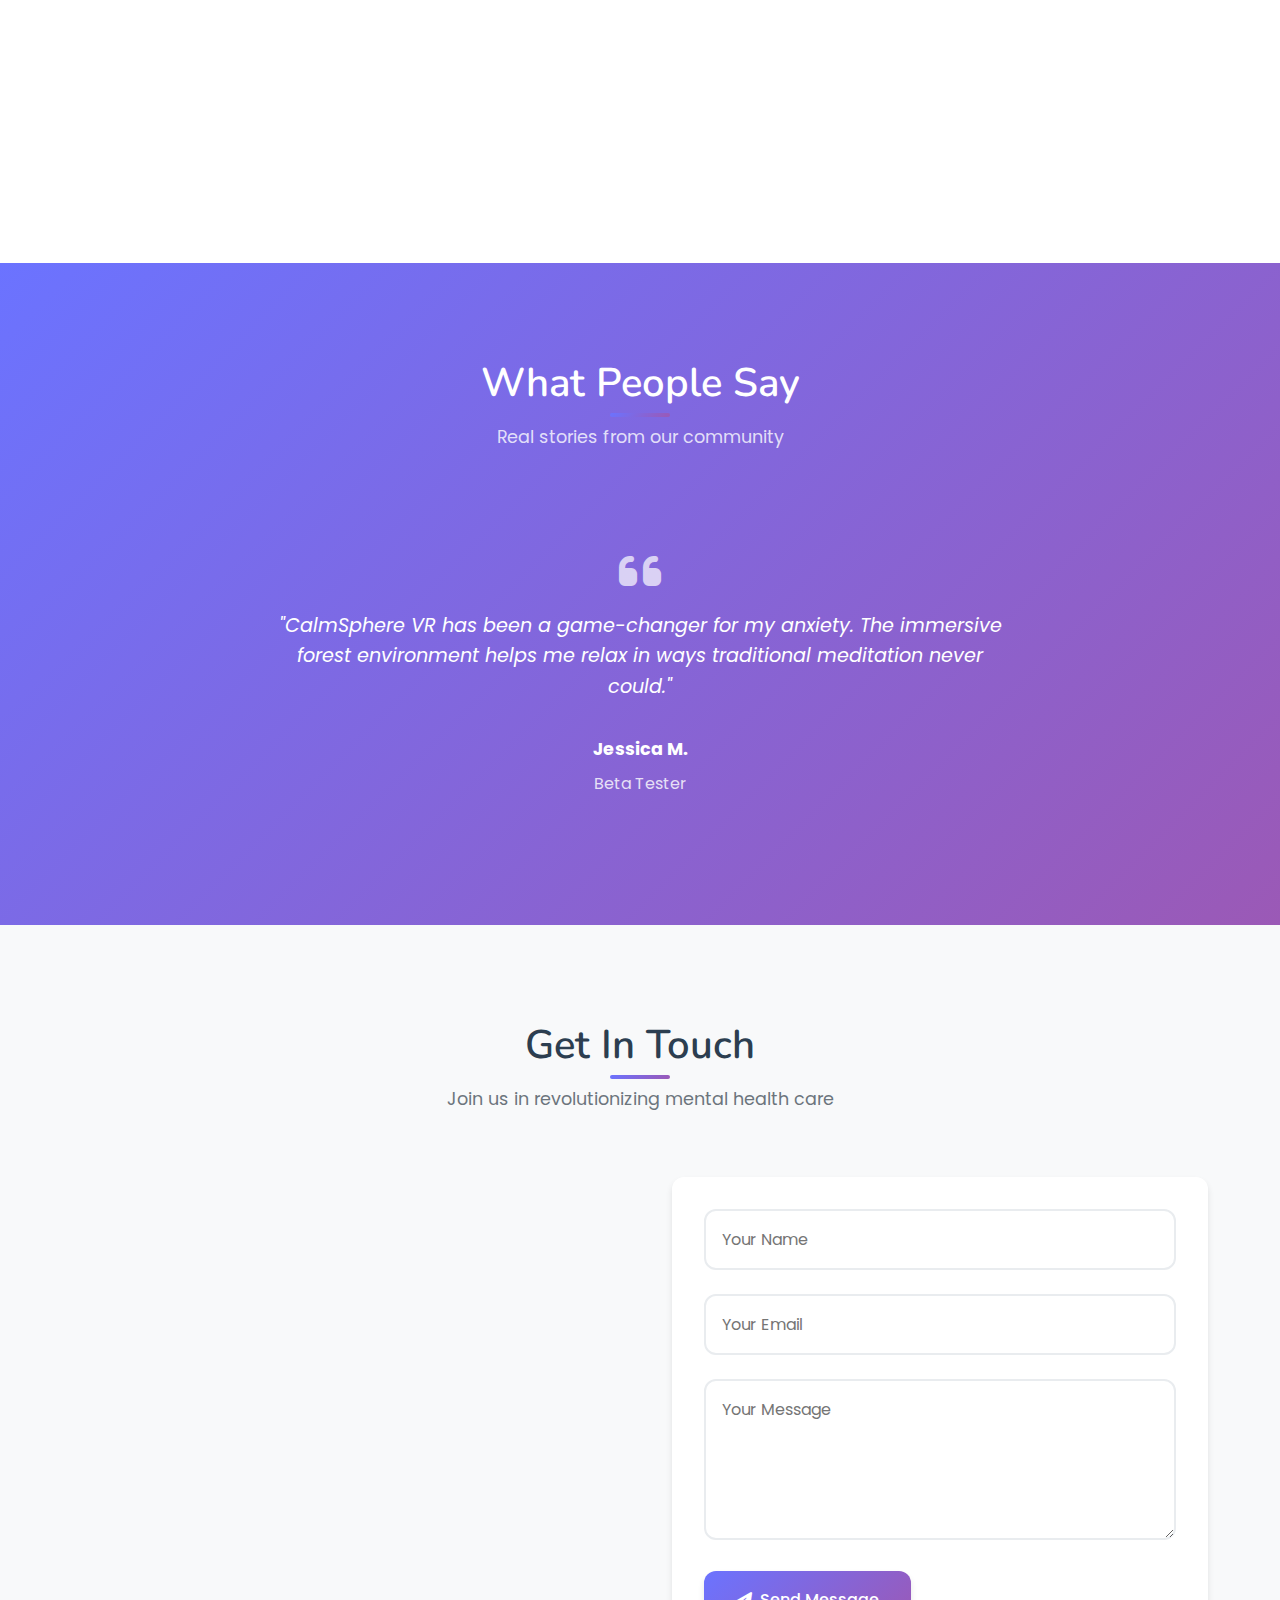
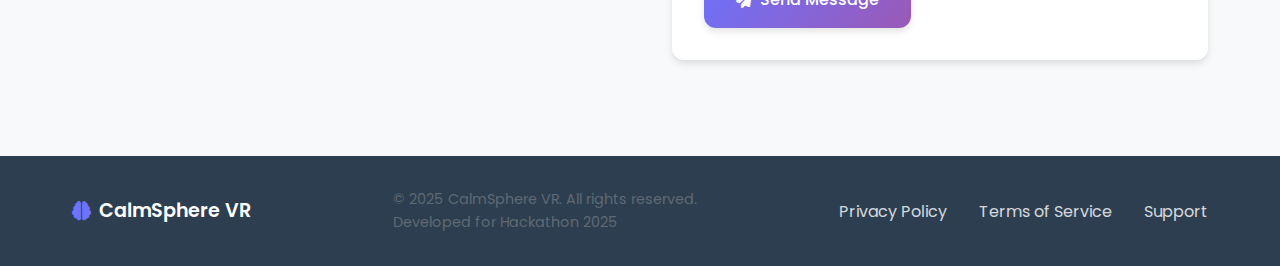
<file: AVENGERS/calmsphere-website.html>
<!DOCTYPE html>
<html lang="en">
<head>
    <meta charset="UTF-8">
    <meta name="viewport" content="width=device-width, initial-scale=1.0">
    <title>CalmSphere VR – Virtual Reality Therapy for Anxiety and Stress</title>
    
    <!-- Google Fonts -->
    <link href="https://fonts.googleapis.com/css2?family=Poppins:wght@300;400;500;600;700&family=Nunito:wght@300;400;500;600;700&display=swap" rel="stylesheet">
    
    <!-- Font Awesome Icons -->
    <link rel="stylesheet" href="https://cdnjs.cloudflare.com/ajax/libs/font-awesome/6.4.0/css/all.min.css">
    
    <!-- Custom CSS -->
    <link rel="stylesheet" href="calmsphere-styles.css">
</head>
<body>
    <!-- Navigation -->
    <nav class="navbar" id="navbar">
        <div class="nav-container">
            <div class="nav-logo">
                <i class="fas fa-brain"></i>
                <span>CalmSphere VR</span>
            </div>
            <ul class="nav-menu" id="nav-menu">
                <li class="nav-item">
                    <a href="#home" class="nav-link">Home</a>
                </li>
                <li class="nav-item">
                    <a href="#about" class="nav-link">About</a>
                </li>
                <li class="nav-item">
                    <a href="#features" class="nav-link">Features</a>
                </li>
                <li class="nav-item">
                    <a href="#technology" class="nav-link">Technology</a>
                </li>
                <li class="nav-item">
                    <a href="#team" class="nav-link">Team</a>
                </li>
                <li class="nav-item">
                    <a href="#contact" class="nav-link">Contact</a>
                </li>
            </ul>
            <div class="hamburger" id="hamburger">
                <span class="bar"></span>
                <span class="bar"></span>
                <span class="bar"></span>
            </div>
        </div>
    </nav>

    <!-- Hero Section -->
    <section id="home" class="hero">
        <div class="hero-background">
            <div class="wave wave1"></div>
            <div class="wave wave2"></div>
            <div class="wave wave3"></div>
        </div>
        <div class="hero-content">
            <div class="hero-text">
                <h1 class="hero-title">
                    <span class="title-main">CalmSphere VR</span>
                    <span class="title-sub">Heal Your Mind in Virtual Reality</span>
                </h1>
                <p class="hero-tagline">
                    Experience calmness and peace through immersive VR therapy. 
                    Accessible, affordable, and effective mental health support for everyone.
                </p>
                <div class="hero-buttons">
                    <button class="btn btn-primary" onclick="scrollToSection('features')">
                        <i class="fas fa-play"></i>
                        Try Demo
                    </button>
                    <button class="btn btn-secondary" onclick="scrollToSection('about')">
                        <i class="fas fa-info-circle"></i>
                        Learn More
                    </button>
                </div>
            </div>
            <div class="hero-visual">
                <div class="vr-headset">
                    <i class="fas fa-vr-cardboard"></i>
                </div>
                <div class="floating-elements">
                    <div class="element element-1">🧘</div>
                    <div class="element element-2">🌲</div>
                    <div class="element element-3">🌊</div>
                    <div class="element element-4">✨</div>
                </div>
            </div>
        </div>
    </section>

    <!-- About Section -->
    <section id="about" class="about">
        <div class="container">
            <div class="section-header">
                <h2 class="section-title">About CalmSphere VR</h2>
                <p class="section-subtitle">Revolutionizing mental health therapy through immersive technology</p>
            </div>
            
            <div class="about-content">
                <div class="about-text">
                    <div class="problem-solution">
                        <div class="problem">
                            <h3><i class="fas fa-exclamation-triangle"></i> The Problem</h3>
                            <p>
                                Mental health issues like anxiety and stress affect millions worldwide, yet traditional therapy 
                                remains inaccessible due to cost, location, and stigma. Many people struggle alone without 
                                the support they need.
                            </p>
                        </div>
                        <div class="solution">
                            <h3><i class="fas fa-lightbulb"></i> Our Solution</h3>
                            <p>
                                CalmSphere VR brings therapy to your home through immersive virtual reality experiences. 
                                Our affordable platform combines guided meditation, breathing exercises, and calming 
                                environments to provide effective mental health support.
                            </p>
                        </div>
                    </div>
                </div>
                
                <div class="about-features">
                    <div class="feature-icon">
                        <i class="fas fa-universal-access"></i>
                        <h4>Accessibility</h4>
                        <p>Works with affordable VR headsets and smartphones</p>
                    </div>
                    <div class="feature-icon">
                        <i class="fas fa-heart"></i>
                        <h4>Mental Health</h4>
                        <p>Evidence-based therapy techniques in immersive environments</p>
                    </div>
                    <div class="feature-icon">
                        <i class="fas fa-rocket"></i>
                        <h4>Innovation</h4>
                        <p>Cutting-edge VR technology for mental wellness</p>
                    </div>
                </div>
            </div>
        </div>
    </section>

    <!-- Features Section -->
    <section id="features" class="features">
        <div class="container">
            <div class="section-header">
                <h2 class="section-title">Key Features</h2>
                <p class="section-subtitle">Comprehensive VR therapy tools for mental wellness</p>
            </div>
            
            <div class="features-grid">
                <div class="feature-card" data-aos="fade-up" data-aos-delay="100">
                    <div class="feature-icon">
                        <i class="fas fa-tree"></i>
                    </div>
                    <h3>Immersive Environments</h3>
                    <p>Relax in beautiful virtual spaces including serene forests, peaceful beaches, and starlit night skies designed to reduce stress and anxiety.</p>
                </div>
                
                <div class="feature-card" data-aos="fade-up" data-aos-delay="200">
                    <div class="feature-icon">
                        <i class="fas fa-lungs"></i>
                    </div>
                    <h3>Guided Breathing & Meditation</h3>
                    <p>Interactive breathing exercises and meditation sessions led by certified therapists to help you find inner peace and calm.</p>
                </div>
                
                <div class="feature-card" data-aos="fade-up" data-aos-delay="300">
                    <div class="feature-icon">
                        <i class="fas fa-chart-line"></i>
                    </div>
                    <h3>Mood Tracking & Journaling</h3>
                    <p>Track your emotional journey with built-in mood tracking and journaling features to monitor your progress over time.</p>
                </div>
                
                <div class="feature-card" data-aos="fade-up" data-aos-delay="400">
                    <div class="feature-icon">
                        <i class="fas fa-user-md"></i>
                    </div>
                    <h3>Therapist Dashboard</h3>
                    <p>Optional professional monitoring tools for therapists to track patient progress and provide personalized guidance.</p>
                </div>
                
                <div class="feature-card" data-aos="fade-up" data-aos-delay="500">
                    <div class="feature-icon">
                        <i class="fas fa-shield-alt"></i>
                    </div>
                    <h3>Privacy & Data Security</h3>
                    <p>Your mental health data is protected with end-to-end encryption and HIPAA-compliant security measures.</p>
                </div>
                
                <div class="feature-card" data-aos="fade-up" data-aos-delay="600">
                    <div class="feature-icon">
                        <i class="fas fa-mobile-alt"></i>
                    </div>
                    <h3>Cross-Platform Access</h3>
                    <p>Available on VR headsets, smartphones, and web browsers for maximum accessibility and convenience.</p>
                </div>
            </div>
        </div>
    </section>

    <!-- Technology Stack Section -->
    <section id="technology" class="technology">
        <div class="container">
            <div class="section-header">
                <h2 class="section-title">Technology Stack</h2>
                <p class="section-subtitle">Built with cutting-edge technologies for optimal performance</p>
            </div>
            
            <div class="tech-grid">
                <div class="tech-category">
                    <h3>Frontend & VR</h3>
                    <div class="tech-items">
                        <div class="tech-item">
                            <i class="fab fa-unity"></i>
                            <span>Unity 3D</span>
                        </div>
                        <div class="tech-item">
                            <i class="fas fa-cube"></i>
                            <span>A-Frame</span>
                        </div>
                        <div class="tech-item">
                            <i class="fas fa-vr-cardboard"></i>
                            <span>WebXR</span>
                        </div>
                    </div>
                </div>
                
                <div class="tech-category">
                    <h3>Backend & Database</h3>
                    <div class="tech-items">
                        <div class="tech-item">
                            <i class="fab fa-node-js"></i>
                            <span>Node.js</span>
                        </div>
                        <div class="tech-item">
                            <i class="fas fa-database"></i>
                            <span>Firebase</span>
                        </div>
                        <div class="tech-item">
                            <i class="fas fa-cloud"></i>
                            <span>MongoDB</span>
                        </div>
                    </div>
                </div>
                
                <div class="tech-category">
                    <h3>Mobile & Platforms</h3>
                    <div class="tech-items">
                        <div class="tech-item">
                            <i class="fab fa-android"></i>
                            <span>Android</span>
                        </div>
                        <div class="tech-item">
                            <i class="fab fa-apple"></i>
                            <span>iOS</span>
                        </div>
                        <div class="tech-item">
                            <i class="fab fa-html5"></i>
                            <span>Web</span>
                        </div>
                    </div>
                </div>
            </div>
        </div>
    </section>

    <!-- Team Section -->
    <section id="team" class="team">
        <div class="container">
            <div class="section-header">
                <h2 class="section-title">Our Team</h2>
                <p class="section-subtitle">Passionate developers and mental health advocates</p>
            </div>
            
            <div class="team-grid">
                <div class="team-member" data-aos="zoom-in" data-aos-delay="100">
                    <div class="member-photo">
                        <i class="fas fa-user"></i>
                    </div>
                    <h3>Sarah Chen</h3>
                    <p class="member-role">Project Manager & UX Designer</p>
                    <p class="member-bio">Mental health advocate with 5+ years in healthcare technology and user experience design.</p>
                    <div class="member-social">
                        <a href="#"><i class="fab fa-linkedin"></i></a>
                        <a href="#"><i class="fab fa-github"></i></a>
                    </div>
                </div>
                
                <div class="team-member" data-aos="zoom-in" data-aos-delay="200">
                    <div class="member-photo">
                        <i class="fas fa-user"></i>
                    </div>
                    <h3>Alex Rodriguez</h3>
                    <p class="member-role">VR Developer</p>
                    <p class="member-bio">Unity 3D expert specializing in immersive experiences and 3D environment design.</p>
                    <div class="member-social">
                        <a href="#"><i class="fab fa-linkedin"></i></a>
                        <a href="#"><i class="fab fa-github"></i></a>
                    </div>
                </div>
                
                <div class="team-member" data-aos="zoom-in" data-aos-delay="300">
                    <div class="member-photo">
                        <i class="fas fa-user"></i>
                    </div>
                    <h3>Dr. Emily Watson</h3>
                    <p class="member-role">Mental Health Consultant</p>
                    <p class="member-bio">Licensed therapist with expertise in anxiety disorders and digital mental health interventions.</p>
                    <div class="member-social">
                        <a href="#"><i class="fab fa-linkedin"></i></a>
                        <a href="#"><i class="fab fa-github"></i></a>
                    </div>
                </div>
                
                <div class="team-member" data-aos="zoom-in" data-aos-delay="400">
                    <div class="member-photo">
                        <i class="fas fa-user"></i>
                    </div>
                    <h3>Marcus Johnson</h3>
                    <p class="member-role">Backend Developer</p>
                    <p class="member-bio">Full-stack developer focused on scalable backend systems and data security.</p>
                    <div class="member-social">
                        <a href="#"><i class="fab fa-linkedin"></i></a>
                        <a href="#"><i class="fab fa-github"></i></a>
                    </div>
                </div>
            </div>
        </div>
    </section>

    <!-- Testimonials Section -->
    <section class="testimonials">
        <div class="container">
            <div class="section-header">
                <h2 class="section-title">What People Say</h2>
                <p class="section-subtitle">Real stories from our community</p>
            </div>
            
            <div class="testimonial-slider">
                <div class="testimonial active">
                    <div class="testimonial-content">
                        <i class="fas fa-quote-left"></i>
                        <p>"CalmSphere VR has been a game-changer for my anxiety. The immersive forest environment helps me relax in ways traditional meditation never could."</p>
                        <div class="testimonial-author">
                            <strong>Jessica M.</strong>
                            <span>Beta Tester</span>
                        </div>
                    </div>
                </div>
            </div>
        </div>
    </section>

    <!-- Contact Section -->
    <section id="contact" class="contact">
        <div class="container">
            <div class="section-header">
                <h2 class="section-title">Get In Touch</h2>
                <p class="section-subtitle">Join us in revolutionizing mental health care</p>
            </div>
            
            <div class="contact-content">
                <div class="contact-info">
                    <h3>Let's Connect</h3>
                    <p>Have questions about CalmSphere VR? Want to collaborate or join our team? We'd love to hear from you!</p>
                    
                    <div class="contact-details">
                        <div class="contact-item">
                            <i class="fas fa-envelope"></i>
                            <span>hello@calmspherevr.com</span>
                        </div>
                        <div class="contact-item">
                            <i class="fas fa-phone"></i>
                            <span>+1 (555) 123-4567</span>
                        </div>
                        <div class="contact-item">
                            <i class="fas fa-map-marker-alt"></i>
                            <span>San Francisco, CA</span>
                        </div>
                    </div>
                    
                    <div class="social-links">
                        <a href="#" class="social-link"><i class="fab fa-linkedin"></i></a>
                        <a href="#" class="social-link"><i class="fab fa-github"></i></a>
                        <a href="#" class="social-link"><i class="fab fa-twitter"></i></a>
                        <a href="#" class="social-link"><i class="fab fa-facebook"></i></a>
                    </div>
                </div>
                
                <form class="contact-form" id="contact-form">
                    <div class="form-group">
                        <input type="text" id="name" name="name" placeholder="Your Name" required>
                    </div>
                    <div class="form-group">
                        <input type="email" id="email" name="email" placeholder="Your Email" required>
                    </div>
                    <div class="form-group">
                        <textarea id="message" name="message" placeholder="Your Message" rows="5" required></textarea>
                    </div>
                    <button type="submit" class="btn btn-primary">
                        <i class="fas fa-paper-plane"></i>
                        Send Message
                    </button>
                </form>
            </div>
        </div>
    </section>

    <!-- Footer -->
    <footer class="footer">
        <div class="container">
            <div class="footer-content">
                <div class="footer-logo">
                    <i class="fas fa-brain"></i>
                    <span>CalmSphere VR</span>
                </div>
                <div class="footer-text">
                    <p>&copy; 2025 CalmSphere VR. All rights reserved.</p>
                    <p>Developed for Hackathon 2025</p>
                </div>
                <div class="footer-links">
                    <a href="#privacy">Privacy Policy</a>
                    <a href="#terms">Terms of Service</a>
                    <a href="#support">Support</a>
                </div>
            </div>
        </div>
    </footer>

    <!-- Download App Modal -->
    <div id="download-modal" class="modal">
        <div class="modal-content">
            <span class="close">&times;</span>
            <h3>Download CalmSphere VR</h3>
            <p>Get the app on your preferred platform:</p>
            <div class="download-buttons">
                <a href="#" class="download-btn">
                    <i class="fab fa-google-play"></i>
                    <span>Google Play</span>
                </a>
                <a href="#" class="download-btn">
                    <i class="fab fa-app-store"></i>
                    <span>App Store</span>
                </a>
                <a href="#" class="download-btn">
                    <i class="fas fa-download"></i>
                    <span>APK Download</span>
                </a>
            </div>
        </div>
    </div>

    <!-- JavaScript -->
    <script src="calmsphere-script.js"></script>
</body>
</html>
</file>
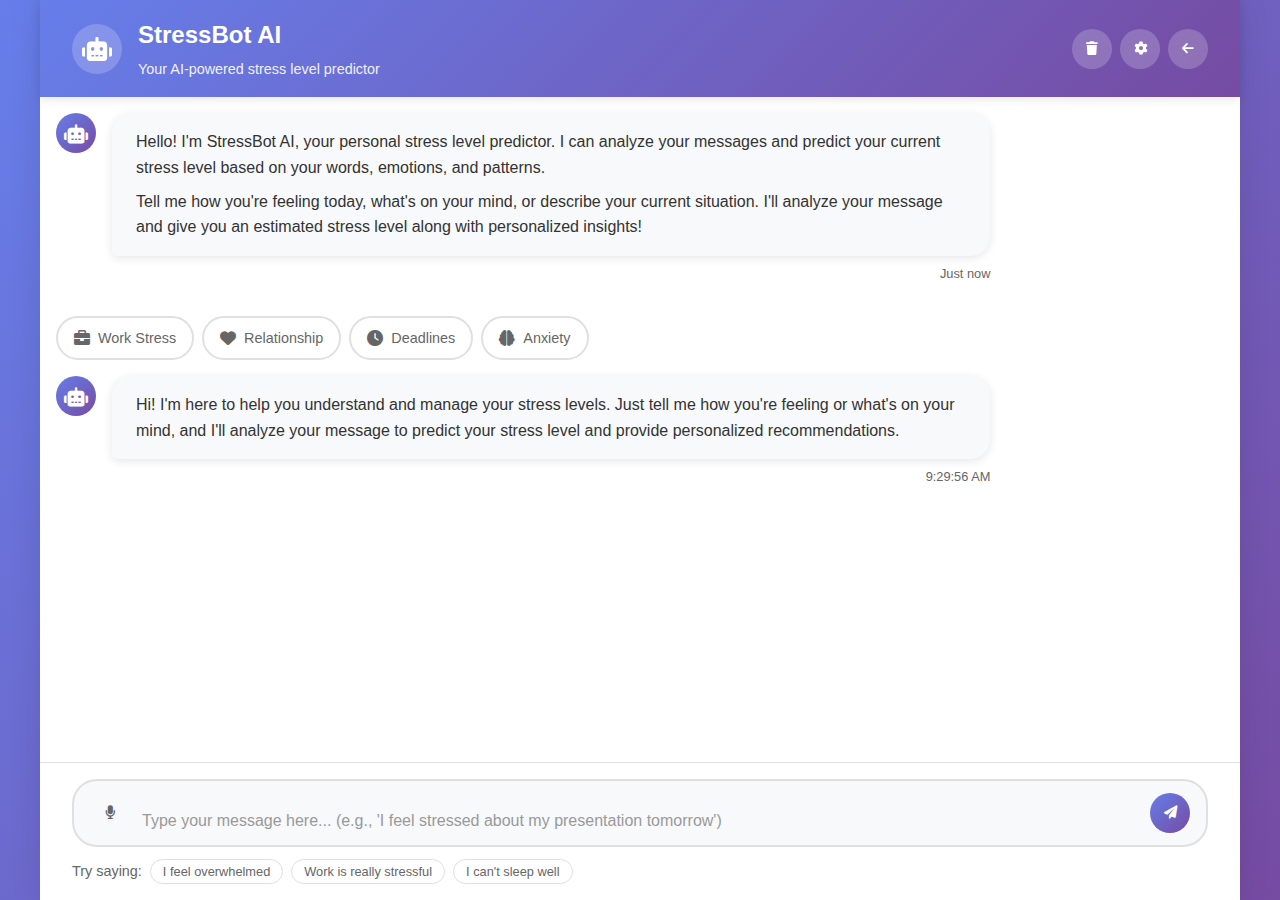
<file: Raghu Hack/chatbot.html>
<!DOCTYPE html>
<html lang="en">
<head>
    <meta charset="UTF-8">
    <meta name="viewport" content="width=device-width, initial-scale=1.0">
    <title>AI Stress Predictor Chatbot</title>
    <link rel="stylesheet" href="chatbot-styles.css">
    <link href="https://cdnjs.cloudflare.com/ajax/libs/font-awesome/6.0.0/css/all.min.css" rel="stylesheet">
</head>
<body>
    <div class="chatbot-container">
        <!-- Header -->
        <header class="chatbot-header">
            <div class="header-content">
                <div class="bot-avatar">
                    <i class="fas fa-robot"></i>
                </div>
                <div class="bot-info">
                    <h1>StressBot AI</h1>
                    <p>Your AI-powered stress level predictor</p>
                </div>
                <div class="header-actions">
                    <button class="action-btn" onclick="clearChat()" title="Clear Chat">
                        <i class="fas fa-trash"></i>
                    </button>
                    <button class="action-btn" onclick="toggleSettings()" title="Settings">
                        <i class="fas fa-cog"></i>
                    </button>
                    <button class="action-btn" onclick="goBack()" title="Back to App">
                        <i class="fas fa-arrow-left"></i>
                    </button>
                </div>
            </div>
        </header>

        <!-- Chat Area -->
        <main class="chat-area">
            <div class="chat-messages" id="chatMessages">
                <!-- Welcome Message -->
                <div class="message bot-message">
                    <div class="message-avatar">
                        <i class="fas fa-robot"></i>
                    </div>
                    <div class="message-content">
                        <div class="message-text">
                            <p>Hello! I'm StressBot AI, your personal stress level predictor. I can analyze your messages and predict your current stress level based on your words, emotions, and patterns.</p>
                            <p>Tell me how you're feeling today, what's on your mind, or describe your current situation. I'll analyze your message and give you an estimated stress level along with personalized insights!</p>
                        </div>
                        <div class="message-time">Just now</div>
                    </div>
                </div>

                <!-- Quick Start Options -->
                <div class="quick-options">
                    <button class="quick-option" onclick="sendQuickMessage('I feel overwhelmed with work today')">
                        <i class="fas fa-briefcase"></i>
                        Work Stress
                    </button>
                    <button class="quick-option" onclick="sendQuickMessage('I had a fight with my partner')">
                        <i class="fas fa-heart"></i>
                        Relationship
                    </button>
                    <button class="quick-option" onclick="sendQuickMessage('I have too many deadlines')">
                        <i class="fas fa-clock"></i>
                        Deadlines
                    </button>
                    <button class="quick-option" onclick="sendQuickMessage('I feel anxious about the future')">
                        <i class="fas fa-brain"></i>
                        Anxiety
                    </button>
                </div>
            </div>

            <!-- Typing Indicator -->
            <div class="typing-indicator" id="typingIndicator" style="display: none;">
                <div class="typing-dots">
                    <span></span>
                    <span></span>
                    <span></span>
                </div>
                <span class="typing-text">StressBot is analyzing your message...</span>
            </div>
        </main>

        <!-- Input Area -->
        <div class="input-area">
            <div class="input-container">
                <button class="input-btn" onclick="toggleVoiceInput()" title="Voice Input">
                    <i class="fas fa-microphone"></i>
                </button>
                <textarea 
                    id="messageInput" 
                    placeholder="Type your message here... (e.g., 'I feel stressed about my presentation tomorrow')"
                    rows="1"
                    onkeypress="handleKeyPress(event)"
                    oninput="autoResize(this)"
                ></textarea>
                <button class="input-btn send-btn" onclick="sendMessage()" title="Send Message">
                    <i class="fas fa-paper-plane"></i>
                </button>
            </div>
            <div class="input-suggestions" id="inputSuggestions">
                <span class="suggestion-label">Try saying:</span>
                <button class="suggestion" onclick="fillInput('I feel overwhelmed')">I feel overwhelmed</button>
                <button class="suggestion" onclick="fillInput('Work is really stressful')">Work is really stressful</button>
                <button class="suggestion" onclick="fillInput('I can\'t sleep well')">I can't sleep well</button>
            </div>
        </div>

        <!-- Stress Level Display -->
        <div class="stress-display" id="stressDisplay" style="display: none;">
            <div class="stress-meter">
                <div class="stress-circle">
                    <div class="stress-fill" id="stressFill"></div>
                    <div class="stress-text">
                        <span class="stress-value" id="stressValue">0</span>
                        <small>Stress Level</small>
                    </div>
                </div>
            </div>
            <div class="stress-details">
                <h3 id="stressLevelText">Low Stress</h3>
                <p id="stressDescription">You seem to be doing well!</p>
            </div>
        </div>

        <!-- Analysis Panel -->
        <div class="analysis-panel" id="analysisPanel" style="display: none;">
            <h3>Analysis Breakdown</h3>
            <div class="analysis-items">
                <div class="analysis-item">
                    <span class="analysis-label">Sentiment:</span>
                    <span class="analysis-value" id="sentimentValue">Positive</span>
                </div>
                <div class="analysis-item">
                    <span class="analysis-label">Emotion:</span>
                    <span class="analysis-value" id="emotionValue">Calm</span>
                </div>
                <div class="analysis-item">
                    <span class="analysis-label">Confidence:</span>
                    <span class="analysis-value" id="confidenceValue">85%</span>
                </div>
                <div class="analysis-item">
                    <span class="analysis-label">Keywords:</span>
                    <span class="analysis-value" id="keywordsValue">work, deadline</span>
                </div>
            </div>
        </div>

        <!-- Recommendations Panel -->
        <div class="recommendations-panel" id="recommendationsPanel" style="display: none;">
            <h3>Personalized Recommendations</h3>
            <div class="recommendations-list" id="recommendationsList">
                <!-- Recommendations will be populated dynamically -->
            </div>
        </div>
    </div>

    <!-- Settings Modal -->
    <div id="settingsModal" class="modal">
        <div class="modal-content">
            <div class="modal-header">
                <h3>Chatbot Settings</h3>
                <button class="close-btn" onclick="closeSettings()">&times;</button>
            </div>
            <div class="modal-body">
                <div class="setting-group">
                    <label>
                        <input type="checkbox" id="enableVoice" checked>
                        Enable Voice Input
                    </label>
                </div>
                <div class="setting-group">
                    <label>
                        <input type="checkbox" id="enableNotifications" checked>
                        Enable Notifications
                    </label>
                </div>
                <div class="setting-group">
                    <label>
                        <input type="checkbox" id="saveConversations" checked>
                        Save Conversations
                    </label>
                </div>
                <div class="setting-group">
                    <label>Analysis Sensitivity:</label>
                    <input type="range" id="sensitivity" min="1" max="10" value="5">
                    <span id="sensitivityValue">5</span>
                </div>
            </div>
        </div>
    </div>

    <!-- Voice Input Modal -->
    <div id="voiceModal" class="modal">
        <div class="modal-content">
            <div class="modal-header">
                <h3>Voice Input</h3>
                <button class="close-btn" onclick="closeVoiceModal()">&times;</button>
            </div>
            <div class="modal-body">
                <div class="voice-container">
                    <div class="voice-circle" id="voiceCircle">
                        <i class="fas fa-microphone" id="voiceIcon"></i>
                    </div>
                    <p id="voiceStatus">Click to start recording</p>
                    <button class="voice-btn" id="voiceBtn" onclick="toggleRecording()">Start Recording</button>
                </div>
            </div>
        </div>
    </div>

    <script src="chatbot-script.js"></script>
</body>
</html>
</file>
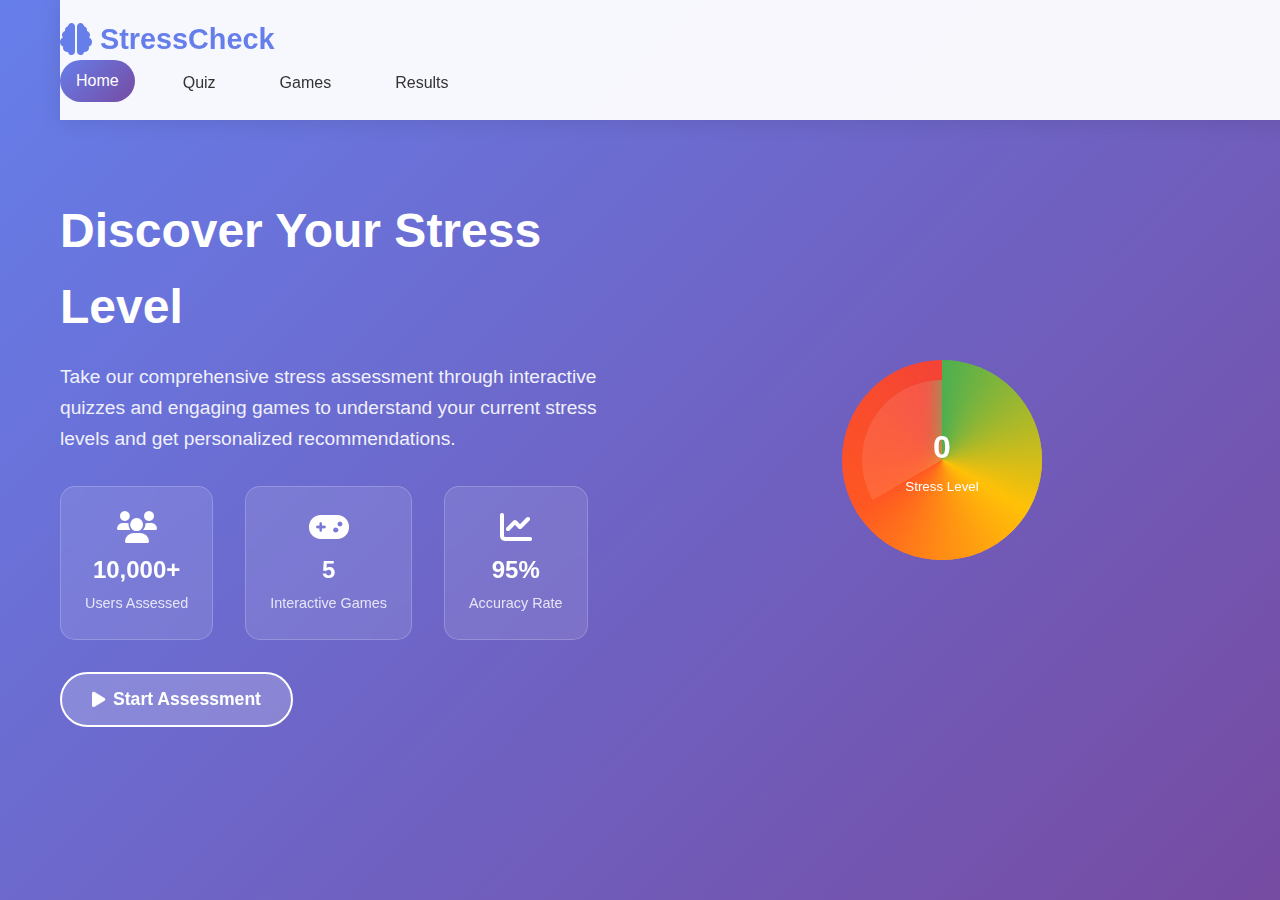
<file: Raghu Hack/stress-assessment.html>
<!DOCTYPE html>
<html lang="en">
<head>
    <meta charset="UTF-8">
    <meta name="viewport" content="width=device-width, initial-scale=1.0">
    <title>Stress Level Assessment & Games</title>
    <link rel="stylesheet" href="stress-styles.css">
    <link href="https://cdnjs.cloudflare.com/ajax/libs/font-awesome/6.0.0/css/all.min.css" rel="stylesheet">
</head>
<body>
    <div class="container">
        <!-- Header -->
        <header class="header">
            <div class="logo">
                <i class="fas fa-brain"></i>
                <h1>StressCheck</h1>
            </div>
            <nav class="nav">
                <a href="#home" class="nav-link active">Home</a>
                <a href="#quiz" class="nav-link">Quiz</a>
                <a href="#games" class="nav-link">Games</a>
                <a href="#results" class="nav-link">Results</a>
            </nav>
        </header>

        <!-- Home Section -->
        <section id="home" class="section active">
            <div class="hero">
                <div class="hero-content">
                    <h2>Discover Your Stress Level</h2>
                    <p>Take our comprehensive stress assessment through interactive quizzes and engaging games to understand your current stress levels and get personalized recommendations.</p>
                    <div class="hero-stats">
                        <div class="stat">
                            <i class="fas fa-users"></i>
                            <span>10,000+</span>
                            <small>Users Assessed</small>
                        </div>
                        <div class="stat">
                            <i class="fas fa-gamepad"></i>
                            <span>5</span>
                            <small>Interactive Games</small>
                        </div>
                        <div class="stat">
                            <i class="fas fa-chart-line"></i>
                            <span>95%</span>
                            <small>Accuracy Rate</small>
                        </div>
                    </div>
                    <button class="cta-button" onclick="showSection('quiz')">
                        <i class="fas fa-play"></i>
                        Start Assessment
                    </button>
                </div>
                <div class="hero-visual">
                    <div class="stress-meter">
                        <div class="meter-circle">
                            <div class="meter-fill" id="homeMeter"></div>
                            <div class="meter-text">
                                <span class="meter-value">0</span>
                                <small>Stress Level</small>
                            </div>
                        </div>
                    </div>
                </div>
            </div>
        </section>

        <!-- Quiz Section -->
        <section id="quiz" class="section">
            <div class="quiz-container">
                <div class="quiz-header">
                    <h2>Stress Level Assessment Quiz</h2>
                    <div class="progress-bar">
                        <div class="progress-fill" id="quizProgress"></div>
                    </div>
                    <p class="progress-text">Question <span id="currentQuestion">1</span> of <span id="totalQuestions">20</span></p>
                </div>

                <div class="quiz-content">
                    <div class="question-card" id="questionCard">
                        <h3 id="questionText">Loading question...</h3>
                        <div class="options" id="optionsContainer">
                            <!-- Options will be dynamically generated -->
                        </div>
                    </div>
                </div>

                <div class="quiz-navigation">
                    <button class="nav-btn" id="prevBtn" onclick="previousQuestion()" disabled>
                        <i class="fas fa-arrow-left"></i>
                        Previous
                    </button>
                    <button class="nav-btn primary" id="nextBtn" onclick="nextQuestion()" disabled>
                        Next
                        <i class="fas fa-arrow-right"></i>
                    </button>
                </div>
            </div>
        </section>

        <!-- Games Section -->
        <section id="games" class="section">
            <div class="games-container">
                <h2>Interactive Stress Games</h2>
                <p class="games-subtitle">Play these games to further assess your stress levels and practice relaxation techniques.</p>
                
                <div class="games-grid">
                    <!-- Breathing Exercise Game -->
                    <div class="game-card" onclick="startBreathingGame()">
                        <div class="game-icon">
                            <i class="fas fa-lungs"></i>
                        </div>
                        <h3>Breathing Exercise</h3>
                        <p>Follow the breathing pattern to reduce stress and improve focus.</p>
                        <div class="game-difficulty">Easy</div>
                    </div>

                    <!-- Color Matching Game -->
                    <div class="game-card" onclick="startColorGame()">
                        <div class="game-icon">
                            <i class="fas fa-palette"></i>
                        </div>
                        <h3>Color Matching</h3>
                        <p>Match colors quickly to test your concentration under pressure.</p>
                        <div class="game-difficulty">Medium</div>
                    </div>

                    <!-- Memory Game -->
                    <div class="game-card" onclick="startMemoryGame()">
                        <div class="game-icon">
                            <i class="fas fa-brain"></i>
                        </div>
                        <h3>Memory Challenge</h3>
                        <p>Test your memory and focus with this engaging card game.</p>
                        <div class="game-difficulty">Hard</div>
                    </div>

                    <!-- Reaction Time Game -->
                    <div class="game-card" onclick="startReactionGame()">
                        <div class="game-icon">
                            <i class="fas fa-bolt"></i>
                        </div>
                        <h3>Reaction Time</h3>
                        <p>Measure your reaction time and stress response.</p>
                        <div class="game-difficulty">Medium</div>
                    </div>

                    <!-- Meditation Timer -->
                    <div class="game-card" onclick="startMeditationTimer()">
                        <div class="game-icon">
                            <i class="fas fa-om"></i>
                        </div>
                        <h3>Meditation Timer</h3>
                        <p>Practice mindfulness with guided meditation sessions.</p>
                        <div class="game-difficulty">Easy</div>
                    </div>
                </div>
            </div>
        </section>

        <!-- Results Section -->
        <section id="results" class="section">
            <div class="results-container">
                <h2>Your Stress Assessment Results</h2>
                
                <div class="results-content" id="resultsContent">
                    <div class="no-results">
                        <i class="fas fa-clipboard-check"></i>
                        <h3>Complete the Assessment</h3>
                        <p>Please complete the quiz and games to see your personalized stress level results and recommendations.</p>
                        <button class="cta-button" onclick="showSection('quiz')">
                            <i class="fas fa-play"></i>
                            Start Assessment
                        </button>
                    </div>
                </div>
            </div>
        </section>
    </div>

    <!-- Game Modals -->
    <!-- Breathing Exercise Modal -->
    <div id="breathingModal" class="modal">
        <div class="modal-content">
            <div class="modal-header">
                <h3>Breathing Exercise</h3>
                <button class="close-btn" onclick="closeModal('breathingModal')">&times;</button>
            </div>
            <div class="modal-body">
                <div class="breathing-circle" id="breathingCircle">
                    <div class="breathing-text">
                        <span id="breathingInstruction">Get Ready</span>
                        <div class="breathing-timer" id="breathingTimer">0</div>
                    </div>
                </div>
                <div class="breathing-controls">
                    <button class="game-btn" id="breathingStartBtn" onclick="startBreathing()">Start</button>
                    <button class="game-btn secondary" onclick="resetBreathing()">Reset</button>
                </div>
                <div class="breathing-stats">
                    <div class="stat-item">
                        <span class="stat-label">Cycles:</span>
                        <span class="stat-value" id="breathingCycles">0</span>
                    </div>
                    <div class="stat-item">
                        <span class="stat-label">Duration:</span>
                        <span class="stat-value" id="breathingDuration">0s</span>
                    </div>
                </div>
            </div>
        </div>
    </div>

    <!-- Color Matching Modal -->
    <div id="colorModal" class="modal">
        <div class="modal-content">
            <div class="modal-header">
                <h3>Color Matching Game</h3>
                <button class="close-btn" onclick="closeModal('colorModal')">&times;</button>
            </div>
            <div class="modal-body">
                <div class="color-game-area">
                    <div class="color-instructions">
                        <h4>Match the color name with the text color!</h4>
                        <div class="color-score">
                            <span>Score: <span id="colorScore">0</span></span>
                            <span>Time: <span id="colorTime">30</span>s</span>
                        </div>
                    </div>
                    <div class="color-display" id="colorDisplay">
                        <div class="color-text" id="colorText">Ready?</div>
                    </div>
                    <div class="color-options" id="colorOptions">
                        <!-- Options will be generated dynamically -->
                    </div>
                </div>
                <div class="color-controls">
                    <button class="game-btn" id="colorStartBtn" onclick="startColorGame()">Start Game</button>
                    <button class="game-btn secondary" onclick="resetColorGame()">Reset</button>
                </div>
            </div>
        </div>
    </div>

    <!-- Memory Game Modal -->
    <div id="memoryModal" class="modal">
        <div class="modal-content large">
            <div class="modal-header">
                <h3>Memory Challenge</h3>
                <button class="close-btn" onclick="closeModal('memoryModal')">&times;</button>
            </div>
            <div class="modal-body">
                <div class="memory-game-area">
                    <div class="memory-info">
                        <div class="memory-score">
                            <span>Moves: <span id="memoryMoves">0</span></span>
                            <span>Matches: <span id="memoryMatches">0</span>/8</span>
                            <span>Time: <span id="memoryTime">0</span>s</span>
                        </div>
                    </div>
                    <div class="memory-grid" id="memoryGrid">
                        <!-- Cards will be generated dynamically -->
                    </div>
                </div>
                <div class="memory-controls">
                    <button class="game-btn" id="memoryStartBtn" onclick="startMemoryGame()">Start Game</button>
                    <button class="game-btn secondary" onclick="resetMemoryGame()">Reset</button>
                </div>
            </div>
        </div>
    </div>

    <!-- Reaction Time Modal -->
    <div id="reactionModal" class="modal">
        <div class="modal-content">
            <div class="modal-header">
                <h3>Reaction Time Test</h3>
                <button class="close-btn" onclick="closeModal('reactionModal')">&times;</button>
            </div>
            <div class="modal-body">
                <div class="reaction-game-area">
                    <div class="reaction-instructions">
                        <h4>Click when the circle turns green!</h4>
                        <div class="reaction-stats">
                            <span>Attempts: <span id="reactionAttempts">0</span></span>
                            <span>Average: <span id="reactionAverage">0</span>ms</span>
                        </div>
                    </div>
                    <div class="reaction-circle" id="reactionCircle" onclick="reactToClick()">
                        <span id="reactionText">Wait...</span>
                    </div>
                </div>
                <div class="reaction-controls">
                    <button class="game-btn" id="reactionStartBtn" onclick="startReactionTest()">Start Test</button>
                    <button class="game-btn secondary" onclick="resetReactionTest()">Reset</button>
                </div>
            </div>
        </div>
    </div>

    <!-- Meditation Timer Modal -->
    <div id="meditationModal" class="modal">
        <div class="modal-content">
            <div class="modal-header">
                <h3>Meditation Timer</h3>
                <button class="close-btn" onclick="closeModal('meditationModal')">&times;</button>
            </div>
            <div class="modal-body">
                <div class="meditation-area">
                    <div class="meditation-timer-display">
                        <div class="timer-circle" id="meditationTimer">
                            <span id="meditationTime">05:00</span>
                        </div>
                    </div>
                    <div class="meditation-controls">
                        <div class="time-selector">
                            <label>Duration:</label>
                            <select id="meditationDuration">
                                <option value="300">5 minutes</option>
                                <option value="600">10 minutes</option>
                                <option value="900">15 minutes</option>
                                <option value="1800">30 minutes</option>
                            </select>
                        </div>
                        <div class="meditation-buttons">
                            <button class="game-btn" id="meditationStartBtn" onclick="startMeditation()">Start Meditation</button>
                            <button class="game-btn secondary" onclick="pauseMeditation()">Pause</button>
                            <button class="game-btn secondary" onclick="resetMeditation()">Reset</button>
                        </div>
                    </div>
                    <div class="meditation-guidance">
                        <p id="meditationGuidance">Find a comfortable position and close your eyes. Focus on your breathing.</p>
                    </div>
                </div>
            </div>
        </div>
    </div>

    <script src="stress-script.js"></script>
</body>
</html>
</file>
<file: AVENGERS/calmsphere-app-styles.css>
/* CalmSphere VR Mobile App Styles */

/* CSS Variables for Mobile App */
:root {
    --primary-color: #6B73FF;
    --secondary-color: #9B59B6;
    --accent-color: #74B9FF;
    --success-color: #4CAF50;
    --warning-color: #FF9800;
    --danger-color: #f44336;
    --sky-blue: #87CEEB;
    --lavender: #E6E6FA;
    --white: #FFFFFF;
    --light-gray: #F8F9FA;
    --medium-gray: #6C757D;
    --dark-gray: #343A40;
    --text-dark: #2C3E50;
    --text-light: #6C757D;
    --gradient-primary: linear-gradient(135deg, #6B73FF 0%, #9B59B6 100%);
    --gradient-secondary: linear-gradient(135deg, #74B9FF 0%, #0984E3 100%);
    --gradient-success: linear-gradient(135deg, #4CAF50 0%, #45a049 100%);
    --shadow-light: 0 2px 4px rgba(0, 0, 0, 0.1);
    --shadow-medium: 0 4px 8px rgba(0, 0, 0, 0.15);
    --shadow-heavy: 0 8px 16px rgba(0, 0, 0, 0.2);
    --border-radius: 12px;
    --transition: all 0.3s cubic-bezier(0.4, 0, 0.2, 1);
    --safe-area-top: env(safe-area-inset-top);
    --safe-area-bottom: env(safe-area-inset-bottom);
}

/* Reset and Base Styles */
* {
    margin: 0;
    padding: 0;
    box-sizing: border-box;
    -webkit-tap-highlight-color: transparent;
}

html {
    font-size: 16px;
    height: 100%;
    overflow-x: hidden;
}

body {
    font-family: 'Poppins', sans-serif;
    line-height: 1.6;
    color: var(--text-dark);
    background-color: var(--white);
    height: 100vh;
    height: 100dvh; /* Dynamic viewport height for mobile */
    overflow: hidden;
    position: relative;
    -webkit-font-smoothing: antialiased;
    -moz-osx-font-smoothing: grayscale;
}

/* Screen Management */
.screen {
    position: fixed;
    top: 0;
    left: 0;
    width: 100%;
    height: 100%;
    background: var(--white);
    z-index: 1000;
    overflow-y: auto;
    -webkit-overflow-scrolling: touch;
}

.screen.hidden {
    display: none;
}

/* Loading Screen */
#loading-screen {
    background: var(--gradient-primary);
    color: var(--white);
    display: flex;
    align-items: center;
    justify-content: center;
    flex-direction: column;
}

.loading-content {
    text-align: center;
    max-width: 300px;
    padding: 2rem;
}

.app-logo {
    display: flex;
    flex-direction: column;
    align-items: center;
    margin-bottom: 2rem;
}

.app-logo i {
    font-size: 4rem;
    margin-bottom: 1rem;
    animation: pulse 2s infinite;
}

.app-logo h1 {
    font-size: 2rem;
    font-weight: 700;
    margin: 0;
}

.loading-spinner {
    margin: 2rem 0;
}

.spinner {
    width: 50px;
    height: 50px;
    border: 4px solid rgba(255, 255, 255, 0.3);
    border-top: 4px solid var(--white);
    border-radius: 50%;
    animation: spin 1s linear infinite;
    margin: 0 auto;
}

@keyframes spin {
    0% { transform: rotate(0deg); }
    100% { transform: rotate(360deg); }
}

@keyframes pulse {
    0%, 100% { transform: scale(1); }
    50% { transform: scale(1.1); }
}

/* Onboarding Screen */
#onboarding-screen {
    background: var(--gradient-primary);
    color: var(--white);
    display: flex;
    align-items: center;
    justify-content: center;
}

.onboarding-content {
    max-width: 400px;
    padding: 2rem;
    text-align: center;
}

.onboarding-slide {
    display: none;
    animation: fadeIn 0.5s ease-in-out;
}

.onboarding-slide.active {
    display: block;
}

.slide-icon {
    font-size: 4rem;
    margin-bottom: 2rem;
    animation: float 3s ease-in-out infinite;
}

.slide-icon i {
    color: var(--white);
    opacity: 0.9;
}

.onboarding-slide h2 {
    font-size: 2rem;
    margin-bottom: 1rem;
    font-weight: 600;
}

.onboarding-slide p {
    font-size: 1.1rem;
    opacity: 0.9;
    line-height: 1.6;
    margin-bottom: 2rem;
}

.onboarding-controls {
    display: flex;
    justify-content: space-between;
    align-items: center;
    margin-top: 2rem;
}

.slide-indicators {
    display: flex;
    gap: 0.5rem;
}

.indicator {
    width: 10px;
    height: 10px;
    border-radius: 50%;
    background: rgba(255, 255, 255, 0.3);
    transition: var(--transition);
}

.indicator.active {
    background: var(--white);
}

/* Main App Layout */
#main-app {
    display: flex;
    flex-direction: column;
    height: 100%;
    background: var(--light-gray);
}

/* App Header */
.app-header {
    background: var(--white);
    padding: 1rem 1.5rem;
    padding-top: calc(1rem + var(--safe-area-top));
    display: flex;
    justify-content: space-between;
    align-items: center;
    box-shadow: var(--shadow-light);
    z-index: 100;
}

.header-left .app-logo {
    display: flex;
    align-items: center;
    gap: 0.5rem;
    margin: 0;
}

.header-left .app-logo i {
    font-size: 1.5rem;
    color: var(--primary-color);
    animation: none;
}

.header-left .app-logo span {
    font-size: 1.2rem;
    font-weight: 600;
    color: var(--text-dark);
}

.header-right {
    display: flex;
    gap: 1rem;
}

.header-btn {
    width: 40px;
    height: 40px;
    border: none;
    background: var(--lavender);
    border-radius: 50%;
    display: flex;
    align-items: center;
    justify-content: center;
    color: var(--primary-color);
    font-size: 1.1rem;
    cursor: pointer;
    transition: var(--transition);
}

.header-btn:hover {
    background: var(--primary-color);
    color: var(--white);
    transform: scale(1.1);
}

/* Main Content */
.app-main {
    flex: 1;
    padding: 1.5rem;
    overflow-y: auto;
    -webkit-overflow-scrolling: touch;
    padding-bottom: calc(80px + var(--safe-area-bottom));
}

/* Tab Content */
.tab-content {
    display: none;
}

.tab-content.active {
    display: block;
    animation: fadeIn 0.3s ease-in-out;
}

/* Dashboard Tab */
.welcome-section {
    background: var(--white);
    padding: 1.5rem;
    border-radius: var(--border-radius);
    box-shadow: var(--shadow-light);
    margin-bottom: 1.5rem;
    text-align: center;
}

.welcome-section h2 {
    color: var(--text-dark);
    margin-bottom: 0.5rem;
}

.welcome-section p {
    color: var(--text-light);
    margin: 0;
}

/* Mood Check-in */
.mood-checkin {
    background: var(--white);
    padding: 1.5rem;
    border-radius: var(--border-radius);
    box-shadow: var(--shadow-light);
    margin-bottom: 1.5rem;
}

.mood-checkin h3 {
    margin-bottom: 1rem;
    color: var(--text-dark);
}

.mood-options {
    display: grid;
    grid-template-columns: repeat(4, 1fr);
    gap: 1rem;
}

.mood-btn {
    display: flex;
    flex-direction: column;
    align-items: center;
    gap: 0.5rem;
    padding: 1rem;
    border: 2px solid transparent;
    background: var(--light-gray);
    border-radius: var(--border-radius);
    cursor: pointer;
    transition: var(--transition);
    font-family: inherit;
}

.mood-btn:hover {
    transform: translateY(-2px);
    box-shadow: var(--shadow-medium);
}

.mood-btn.selected {
    border-color: var(--primary-color);
    background: var(--lavender);
}

.mood-btn i {
    font-size: 1.5rem;
    color: var(--text-light);
}

.mood-btn.selected i {
    color: var(--primary-color);
}

.mood-btn span {
    font-size: 0.9rem;
    font-weight: 500;
    color: var(--text-dark);
}

/* Quick Actions */
.quick-actions {
    margin-bottom: 1.5rem;
}

.quick-actions h3 {
    margin-bottom: 1rem;
    color: var(--text-dark);
}

.action-grid {
    display: grid;
    grid-template-columns: repeat(2, 1fr);
    gap: 1rem;
}

.action-card {
    background: var(--white);
    padding: 1.5rem;
    border-radius: var(--border-radius);
    box-shadow: var(--shadow-light);
    display: flex;
    flex-direction: column;
    align-items: center;
    gap: 1rem;
    cursor: pointer;
    transition: var(--transition);
    border: none;
    font-family: inherit;
}

.action-card:hover {
    transform: translateY(-3px);
    box-shadow: var(--shadow-heavy);
}

.action-card i {
    font-size: 2rem;
    color: var(--primary-color);
}

.action-card span {
    font-weight: 500;
    color: var(--text-dark);
    text-align: center;
}

/* Progress Summary */
.progress-summary {
    background: var(--white);
    padding: 1.5rem;
    border-radius: var(--border-radius);
    box-shadow: var(--shadow-light);
}

.progress-summary h3 {
    margin-bottom: 1rem;
    color: var(--text-dark);
}

.progress-stats {
    display: grid;
    grid-template-columns: repeat(3, 1fr);
    gap: 1rem;
}

.stat-card {
    text-align: center;
    padding: 1rem;
    background: var(--light-gray);
    border-radius: var(--border-radius);
}

.stat-number {
    font-size: 2rem;
    font-weight: 700;
    color: var(--primary-color);
    margin-bottom: 0.5rem;
}

.stat-label {
    font-size: 0.9rem;
    color: var(--text-light);
}

/* VR Tab */
.vr-controls {
    display: flex;
    gap: 1rem;
    margin-bottom: 2rem;
    flex-wrap: wrap;
}

.vr-controls .btn {
    flex: 1;
    min-width: 120px;
}

.environment-selector h3 {
    margin-bottom: 1rem;
    color: var(--text-dark);
}

.environment-grid {
    display: grid;
    grid-template-columns: repeat(2, 1fr);
    gap: 1rem;
}

.environment-card {
    background: var(--white);
    padding: 1.5rem;
    border-radius: var(--border-radius);
    box-shadow: var(--shadow-light);
    display: flex;
    flex-direction: column;
    align-items: center;
    gap: 1rem;
    cursor: pointer;
    transition: var(--transition);
    border: 2px solid transparent;
}

.environment-card:hover {
    transform: translateY(-2px);
    box-shadow: var(--shadow-medium);
}

.environment-card.active {
    border-color: var(--primary-color);
    background: var(--lavender);
}

.env-preview {
    width: 60px;
    height: 60px;
    background: var(--gradient-primary);
    border-radius: 50%;
    display: flex;
    align-items: center;
    justify-content: center;
    font-size: 1.5rem;
    color: var(--white);
}

.environment-card span {
    font-weight: 500;
    color: var(--text-dark);
}

/* Breathing Exercise Tab */
.breathing-exercise {
    background: var(--white);
    padding: 2rem;
    border-radius: var(--border-radius);
    box-shadow: var(--shadow-light);
    text-align: center;
}

.breathing-exercise h3 {
    margin-bottom: 2rem;
    color: var(--text-dark);
}

.breathing-circle-container {
    display: flex;
    justify-content: center;
    margin-bottom: 2rem;
}

.breathing-circle {
    width: 200px;
    height: 200px;
    border: 4px solid var(--primary-color);
    border-radius: 50%;
    display: flex;
    align-items: center;
    justify-content: center;
    position: relative;
    background: var(--lavender);
    transition: var(--transition);
}

.breath-text {
    font-size: 1.2rem;
    font-weight: 600;
    color: var(--primary-color);
}

.breathing-controls {
    display: flex;
    gap: 1rem;
    justify-content: center;
    margin-bottom: 2rem;
    flex-wrap: wrap;
}

.breathing-settings {
    display: flex;
    align-items: center;
    gap: 1rem;
    justify-content: center;
    flex-wrap: wrap;
}

.breathing-settings label {
    font-weight: 500;
    color: var(--text-dark);
}

.breathing-settings input[type="range"] {
    width: 150px;
}

.breathing-settings span {
    font-weight: 600;
    color: var(--primary-color);
    min-width: 20px;
}

/* Meditation Tab */
.meditation-sessions h3 {
    margin-bottom: 1.5rem;
    color: var(--text-dark);
}

.session-list {
    display: flex;
    flex-direction: column;
    gap: 1rem;
}

.session-card {
    background: var(--white);
    padding: 1.5rem;
    border-radius: var(--border-radius);
    box-shadow: var(--shadow-light);
    display: flex;
    justify-content: space-between;
    align-items: center;
    transition: var(--transition);
}

.session-card:hover {
    transform: translateY(-2px);
    box-shadow: var(--shadow-medium);
}

.session-info h4 {
    margin-bottom: 0.5rem;
    color: var(--text-dark);
}

.session-info p {
    margin: 0;
    color: var(--text-light);
    font-size: 0.9rem;
}

/* Journal Tab */
.journal-section h3 {
    margin-bottom: 1.5rem;
    color: var(--text-dark);
}

.journal-entry {
    background: var(--white);
    padding: 1.5rem;
    border-radius: var(--border-radius);
    box-shadow: var(--shadow-light);
}

.journal-entry textarea {
    width: 100%;
    min-height: 200px;
    border: 2px solid #E9ECEF;
    border-radius: var(--border-radius);
    padding: 1rem;
    font-family: inherit;
    font-size: 1rem;
    resize: vertical;
    transition: var(--transition);
}

.journal-entry textarea:focus {
    outline: none;
    border-color: var(--primary-color);
    box-shadow: 0 0 0 3px rgba(107, 115, 255, 0.1);
}

.journal-actions {
    display: flex;
    gap: 1rem;
    margin-top: 1rem;
    flex-wrap: wrap;
}

/* Bottom Navigation */
.bottom-nav {
    position: fixed;
    bottom: 0;
    left: 0;
    right: 0;
    background: var(--white);
    border-top: 1px solid #E9ECEF;
    padding: 0.5rem 0;
    padding-bottom: calc(0.5rem + var(--safe-area-bottom));
    display: flex;
    justify-content: space-around;
    z-index: 100;
    box-shadow: 0 -2px 10px rgba(0, 0, 0, 0.1);
}

.nav-item {
    display: flex;
    flex-direction: column;
    align-items: center;
    gap: 0.25rem;
    padding: 0.5rem;
    background: none;
    border: none;
    cursor: pointer;
    transition: var(--transition);
    color: var(--text-light);
    font-family: inherit;
    font-size: 0.8rem;
    min-width: 60px;
}

.nav-item.active {
    color: var(--primary-color);
}

.nav-item i {
    font-size: 1.2rem;
}

.nav-item:hover {
    color: var(--primary-color);
    transform: translateY(-1px);
}

/* VR Experience Screen */
#vr-experience {
    background: #000;
    z-index: 2000;
}

#vr-scene {
    width: 100%;
    height: 100%;
}

.vr-ui {
    position: absolute;
    top: 20px;
    right: 20px;
    display: flex;
    flex-direction: column;
    gap: 1rem;
    z-index: 100;
}

.vr-btn {
    width: 50px;
    height: 50px;
    background: rgba(255, 255, 255, 0.2);
    border: none;
    border-radius: 50%;
    color: var(--white);
    font-size: 1.2rem;
    cursor: pointer;
    transition: var(--transition);
    backdrop-filter: blur(10px);
}

.vr-btn:hover {
    background: rgba(255, 255, 255, 0.3);
    transform: scale(1.1);
}

/* Buttons */
.btn {
    display: inline-flex;
    align-items: center;
    justify-content: center;
    gap: 0.5rem;
    padding: 0.75rem 1.5rem;
    border: none;
    border-radius: var(--border-radius);
    font-family: inherit;
    font-weight: 500;
    font-size: 0.9rem;
    text-decoration: none;
    cursor: pointer;
    transition: var(--transition);
    white-space: nowrap;
}

.btn-primary {
    background: var(--gradient-primary);
    color: var(--white);
    box-shadow: var(--shadow-light);
}

.btn-primary:hover {
    transform: translateY(-2px);
    box-shadow: var(--shadow-medium);
}

.btn-secondary {
    background: transparent;
    color: var(--primary-color);
    border: 2px solid var(--primary-color);
}

.btn-secondary:hover {
    background: var(--primary-color);
    color: var(--white);
}

.btn-danger {
    background: var(--danger-color);
    color: var(--white);
}

.btn-danger:hover {
    background: #d32f2f;
    transform: translateY(-2px);
}

.btn:disabled {
    opacity: 0.5;
    cursor: not-allowed;
    transform: none !important;
}

/* Modals */
.modal {
    position: fixed;
    top: 0;
    left: 0;
    width: 100%;
    height: 100%;
    background: rgba(0, 0, 0, 0.5);
    display: flex;
    align-items: center;
    justify-content: center;
    z-index: 3000;
    padding: 1rem;
    backdrop-filter: blur(5px);
}

.modal.hidden {
    display: none;
}

.modal-content {
    background: var(--white);
    border-radius: var(--border-radius);
    box-shadow: var(--shadow-heavy);
    width: 100%;
    max-width: 400px;
    max-height: 80vh;
    overflow-y: auto;
    animation: slideUp 0.3s ease-out;
}

.modal-header {
    display: flex;
    justify-content: space-between;
    align-items: center;
    padding: 1.5rem;
    border-bottom: 1px solid #E9ECEF;
}

.modal-header h3 {
    margin: 0;
    color: var(--text-dark);
}

.close-btn {
    background: none;
    border: none;
    font-size: 1.5rem;
    color: var(--text-light);
    cursor: pointer;
    padding: 0.5rem;
    border-radius: 50%;
    transition: var(--transition);
}

.close-btn:hover {
    background: var(--light-gray);
    color: var(--text-dark);
}

.modal-body {
    padding: 1.5rem;
}

/* Settings */
.setting-group {
    margin-bottom: 1.5rem;
}

.setting-group label {
    display: block;
    margin-bottom: 0.5rem;
    font-weight: 500;
    color: var(--text-dark);
}

.setting-group input[type="checkbox"] {
    width: 20px;
    height: 20px;
    accent-color: var(--primary-color);
}

.setting-group input[type="range"] {
    width: 100%;
    accent-color: var(--primary-color);
}

.setting-group select {
    width: 100%;
    padding: 0.75rem;
    border: 2px solid #E9ECEF;
    border-radius: var(--border-radius);
    font-family: inherit;
    background: var(--white);
}

/* Profile */
.profile-info {
    text-align: center;
    margin-bottom: 2rem;
}

.profile-avatar {
    width: 80px;
    height: 80px;
    background: var(--gradient-primary);
    border-radius: 50%;
    display: flex;
    align-items: center;
    justify-content: center;
    font-size: 2rem;
    color: var(--white);
    margin: 0 auto 1rem;
}

.profile-info h4 {
    margin-bottom: 0.5rem;
    color: var(--text-dark);
}

.profile-info p {
    color: var(--text-light);
    margin: 0;
}

.profile-stats {
    display: flex;
    flex-direction: column;
    gap: 1rem;
}

.stat-item {
    display: flex;
    justify-content: space-between;
    align-items: center;
    padding: 1rem;
    background: var(--light-gray);
    border-radius: var(--border-radius);
}

.stat-label {
    color: var(--text-light);
}

.stat-value {
    font-weight: 600;
    color: var(--primary-color);
}

/* Animations */
@keyframes fadeIn {
    from { opacity: 0; transform: translateY(20px); }
    to { opacity: 1; transform: translateY(0); }
}

@keyframes slideUp {
    from { opacity: 0; transform: translateY(50px); }
    to { opacity: 1; transform: translateY(0); }
}

@keyframes float {
    0%, 100% { transform: translateY(0px); }
    50% { transform: translateY(-10px); }
}

/* Breathing Animation */
.breathing-circle.breathing {
    animation: breathe 4s ease-in-out infinite;
}

@keyframes breathe {
    0%, 100% { transform: scale(1); }
    50% { transform: scale(1.1); }
}

/* Responsive Design */
@media (max-width: 480px) {
    .app-main {
        padding: 1rem;
    }
    
    .mood-options {
        grid-template-columns: repeat(2, 1fr);
    }
    
    .action-grid {
        grid-template-columns: 1fr;
    }
    
    .environment-grid {
        grid-template-columns: 1fr;
    }
    
    .progress-stats {
        grid-template-columns: 1fr;
    }
    
    .breathing-circle {
        width: 150px;
        height: 150px;
    }
    
    .vr-controls {
        flex-direction: column;
    }
    
    .breathing-controls {
        flex-direction: column;
    }
    
    .journal-actions {
        flex-direction: column;
    }
}

@media (max-width: 360px) {
    .app-header {
        padding: 1rem;
    }
    
    .header-left .app-logo span {
        display: none;
    }
    
    .nav-item span {
        display: none;
    }
    
    .nav-item {
        min-width: 40px;
    }
}

/* Dark Mode Support */
@media (prefers-color-scheme: dark) {
    :root {
        --white: #1a1a1a;
        --light-gray: #2d2d2d;
        --text-dark: #ffffff;
        --text-light: #b0b0b0;
    }
}

/* High Contrast Mode */
@media (prefers-contrast: high) {
    :root {
        --primary-color: #0000FF;
        --text-dark: #000000;
        --text-light: #333333;
    }
}

/* Reduced Motion */
@media (prefers-reduced-motion: reduce) {
    * {
        animation-duration: 0.01ms !important;
        animation-iteration-count: 1 !important;
        transition-duration: 0.01ms !important;
    }
    
    .breathing-circle.breathing {
        animation: none;
    }
}

/* Focus States for Accessibility */
.btn:focus,
.nav-item:focus,
.mood-btn:focus,
.action-card:focus,
.environment-card:focus,
.header-btn:focus {
    outline: 2px solid var(--primary-color);
    outline-offset: 2px;
}

/* Loading States */
.loading {
    opacity: 0.6;
    pointer-events: none;
}

.loading::after {
    content: '';
    position: absolute;
    top: 50%;
    left: 50%;
    width: 20px;
    height: 20px;
    margin: -10px 0 0 -10px;
    border: 2px solid var(--primary-color);
    border-top: 2px solid transparent;
    border-radius: 50%;
    animation: spin 1s linear infinite;
}
</file>
<file: AVENGERS/calmsphere-styles.css>
/* CalmSphere VR Website Styles */

/* CSS Variables for Color Palette */
:root {
    --primary-color: #6B73FF;
    --secondary-color: #9B59B6;
    --accent-color: #74B9FF;
    --sky-blue: #87CEEB;
    --lavender: #E6E6FA;
    --white: #FFFFFF;
    --light-gray: #F8F9FA;
    --medium-gray: #6C757D;
    --dark-gray: #343A40;
    --text-dark: #2C3E50;
    --text-light: #6C757D;
    --gradient-primary: linear-gradient(135deg, #6B73FF 0%, #9B59B6 100%);
    --gradient-secondary: linear-gradient(135deg, #74B9FF 0%, #0984E3 100%);
    --gradient-hero: linear-gradient(135deg, #667eea 0%, #764ba2 100%);
    --shadow-light: 0 4px 6px rgba(0, 0, 0, 0.1);
    --shadow-medium: 0 8px 25px rgba(0, 0, 0, 0.15);
    --shadow-heavy: 0 15px 35px rgba(0, 0, 0, 0.2);
    --border-radius: 12px;
    --transition: all 0.3s cubic-bezier(0.4, 0, 0.2, 1);
}

/* Reset and Base Styles */
* {
    margin: 0;
    padding: 0;
    box-sizing: border-box;
}

html {
    scroll-behavior: smooth;
    font-size: 16px;
}

body {
    font-family: 'Poppins', sans-serif;
    line-height: 1.6;
    color: var(--text-dark);
    background-color: var(--white);
    overflow-x: hidden;
}

/* Typography */
h1, h2, h3, h4, h5, h6 {
    font-family: 'Nunito', sans-serif;
    font-weight: 600;
    line-height: 1.2;
    margin-bottom: 1rem;
}

h1 { font-size: 3.5rem; }
h2 { font-size: 2.5rem; }
h3 { font-size: 1.8rem; }
h4 { font-size: 1.4rem; }
h5 { font-size: 1.2rem; }
h6 { font-size: 1rem; }

p {
    margin-bottom: 1rem;
    color: var(--text-light);
}

/* Container */
.container {
    max-width: 1200px;
    margin: 0 auto;
    padding: 0 2rem;
}

/* Section Headers */
.section-header {
    text-align: center;
    margin-bottom: 4rem;
}

.section-title {
    color: var(--text-dark);
    margin-bottom: 1rem;
    position: relative;
}

.section-title::after {
    content: '';
    position: absolute;
    bottom: -10px;
    left: 50%;
    transform: translateX(-50%);
    width: 60px;
    height: 4px;
    background: var(--gradient-primary);
    border-radius: 2px;
}

.section-subtitle {
    font-size: 1.1rem;
    color: var(--text-light);
    max-width: 600px;
    margin: 0 auto;
}

/* Buttons */
.btn {
    display: inline-flex;
    align-items: center;
    gap: 0.5rem;
    padding: 1rem 2rem;
    border: none;
    border-radius: var(--border-radius);
    font-family: 'Poppins', sans-serif;
    font-weight: 500;
    font-size: 1rem;
    text-decoration: none;
    cursor: pointer;
    transition: var(--transition);
    position: relative;
    overflow: hidden;
}

.btn-primary {
    background: var(--gradient-primary);
    color: var(--white);
    box-shadow: var(--shadow-light);
}

.btn-primary:hover {
    transform: translateY(-2px);
    box-shadow: var(--shadow-medium);
}

.btn-secondary {
    background: transparent;
    color: var(--primary-color);
    border: 2px solid var(--primary-color);
}

.btn-secondary:hover {
    background: var(--primary-color);
    color: var(--white);
    transform: translateY(-2px);
}

/* Navigation */
.navbar {
    position: fixed;
    top: 0;
    left: 0;
    width: 100%;
    background: rgba(255, 255, 255, 0.95);
    backdrop-filter: blur(10px);
    z-index: 1000;
    transition: var(--transition);
    border-bottom: 1px solid rgba(107, 115, 255, 0.1);
}

.navbar.scrolled {
    background: rgba(255, 255, 255, 0.98);
    box-shadow: var(--shadow-light);
}

.nav-container {
    max-width: 1200px;
    margin: 0 auto;
    padding: 0 2rem;
    display: flex;
    justify-content: space-between;
    align-items: center;
    height: 70px;
}

.nav-logo {
    display: flex;
    align-items: center;
    gap: 0.5rem;
    font-size: 1.5rem;
    font-weight: 700;
    color: var(--primary-color);
}

.nav-logo i {
    font-size: 1.8rem;
}

.nav-menu {
    display: flex;
    list-style: none;
    gap: 2rem;
}

.nav-link {
    text-decoration: none;
    color: var(--text-dark);
    font-weight: 500;
    transition: var(--transition);
    position: relative;
}

.nav-link:hover {
    color: var(--primary-color);
}

.nav-link::after {
    content: '';
    position: absolute;
    bottom: -5px;
    left: 0;
    width: 0;
    height: 2px;
    background: var(--primary-color);
    transition: var(--transition);
}

.nav-link:hover::after {
    width: 100%;
}

.hamburger {
    display: none;
    flex-direction: column;
    cursor: pointer;
}

.bar {
    width: 25px;
    height: 3px;
    background: var(--primary-color);
    margin: 3px 0;
    transition: var(--transition);
}

/* Hero Section */
.hero {
    min-height: 100vh;
    display: flex;
    align-items: center;
    position: relative;
    background: var(--gradient-hero);
    overflow: hidden;
}

.hero-background {
    position: absolute;
    top: 0;
    left: 0;
    width: 100%;
    height: 100%;
    z-index: 1;
}

.wave {
    position: absolute;
    bottom: 0;
    left: 0;
    width: 100%;
    height: 100px;
    background: url("data:image/svg+xml,%3Csvg xmlns='http://www.w3.org/2000/svg' viewBox='0 0 1200 120'%3E%3Cpath d='M0,0V46.29c47.79,22.2,103.59,32.17,158,28,70.36-5.37,136.33-33.31,206.8-37.5C438.64,32.43,512.34,53.67,583,72.05c69.27,18,138.3,24.88,209.4,13.08,36.15-6,69.85-17.84,104.45-29.34C989.49,25,1113-14.29,1200,52.47V0Z' opacity='.25' fill='%23ffffff'/%3E%3Cpath d='M0,0V15.81C13,36.92,27.64,56.86,47.69,72.05,99.41,111.27,165,111,224.58,91.58c31.15-10.15,60.09-26.07,89.67-39.8,40.92-19,84.73-46,130.83-49.67,36.26-2.85,70.9,9.42,98.6,31.56,31.77,25.39,62.32,62,103.63,73,40.44,10.79,81.35-6.69,119.13-24.28s75.16-39,116.92-43.05c59.73-5.85,113.28,22.88,168.9,38.84,30.2,8.66,59,6.17,87.09-7.5,22.43-10.89,48-26.93,60.65-49.24V0Z' opacity='.5' fill='%23ffffff'/%3E%3Cpath d='M0,0V5.63C149.93,59,314.09,71.32,475.83,42.57c43-7.64,84.23-20.12,127.61-26.46,59-8.63,112.48,12.24,165.56,35.4C827.93,77.22,886,95.24,951.2,90c86.53-7,172.46-45.71,248.8-84.81V0Z' fill='%23ffffff'/%3E%3C/svg%3E") repeat-x;
    animation: wave 6s ease-in-out infinite;
}

.wave1 { animation-delay: 0s; }
.wave2 { animation-delay: 2s; }
.wave3 { animation-delay: 4s; }

@keyframes wave {
    0%, 100% { transform: translateX(0) translateY(0); }
    50% { transform: translateX(-25%) translateY(-10px); }
}

.hero-content {
    position: relative;
    z-index: 2;
    display: grid;
    grid-template-columns: 1fr 1fr;
    gap: 4rem;
    align-items: center;
    max-width: 1200px;
    margin: 0 auto;
    padding: 0 2rem;
}

.hero-text {
    color: var(--white);
}

.hero-title {
    margin-bottom: 1.5rem;
}

.title-main {
    display: block;
    font-size: 4rem;
    font-weight: 700;
    background: linear-gradient(45deg, #fff, #E6E6FA);
    -webkit-background-clip: text;
    -webkit-text-fill-color: transparent;
    background-clip: text;
}

.title-sub {
    display: block;
    font-size: 1.5rem;
    font-weight: 300;
    margin-top: 0.5rem;
    opacity: 0.9;
}

.hero-tagline {
    font-size: 1.2rem;
    margin-bottom: 2rem;
    opacity: 0.9;
    line-height: 1.6;
}

.hero-buttons {
    display: flex;
    gap: 1rem;
    flex-wrap: wrap;
}

.hero-visual {
    position: relative;
    display: flex;
    justify-content: center;
    align-items: center;
}

.vr-headset {
    font-size: 8rem;
    color: var(--white);
    opacity: 0.8;
    animation: float 3s ease-in-out infinite;
}

@keyframes float {
    0%, 100% { transform: translateY(0px); }
    50% { transform: translateY(-20px); }
}

.floating-elements {
    position: absolute;
    width: 100%;
    height: 100%;
}

.element {
    position: absolute;
    font-size: 2rem;
    animation: float 4s ease-in-out infinite;
}

.element-1 { top: 20%; left: 10%; animation-delay: 0s; }
.element-2 { top: 30%; right: 20%; animation-delay: 1s; }
.element-3 { bottom: 30%; left: 20%; animation-delay: 2s; }
.element-4 { bottom: 20%; right: 10%; animation-delay: 3s; }

/* About Section */
.about {
    padding: 6rem 0;
    background: var(--light-gray);
}

.about-content {
    display: grid;
    grid-template-columns: 2fr 1fr;
    gap: 4rem;
    align-items: start;
}

.problem-solution {
    display: grid;
    gap: 2rem;
}

.problem, .solution {
    background: var(--white);
    padding: 2rem;
    border-radius: var(--border-radius);
    box-shadow: var(--shadow-light);
    transition: var(--transition);
}

.problem:hover, .solution:hover {
    transform: translateY(-5px);
    box-shadow: var(--shadow-medium);
}

.problem h3, .solution h3 {
    display: flex;
    align-items: center;
    gap: 0.5rem;
    margin-bottom: 1rem;
    color: var(--primary-color);
}

.about-features {
    display: grid;
    gap: 1.5rem;
}

.feature-icon {
    text-align: center;
    padding: 1.5rem;
    background: var(--white);
    border-radius: var(--border-radius);
    box-shadow: var(--shadow-light);
    transition: var(--transition);
}

.feature-icon:hover {
    transform: translateY(-5px);
    box-shadow: var(--shadow-medium);
}

.feature-icon i {
    font-size: 2.5rem;
    color: var(--primary-color);
    margin-bottom: 1rem;
}

.feature-icon h4 {
    margin-bottom: 0.5rem;
    color: var(--text-dark);
}

/* Features Section */
.features {
    padding: 6rem 0;
    background: var(--white);
}

.features-grid {
    display: grid;
    grid-template-columns: repeat(auto-fit, minmax(350px, 1fr));
    gap: 2rem;
}

.feature-card {
    background: var(--white);
    padding: 2.5rem;
    border-radius: var(--border-radius);
    box-shadow: var(--shadow-light);
    text-align: center;
    transition: var(--transition);
    border: 1px solid rgba(107, 115, 255, 0.1);
}

.feature-card:hover {
    transform: translateY(-10px);
    box-shadow: var(--shadow-heavy);
    border-color: var(--primary-color);
}

.feature-card .feature-icon {
    width: 80px;
    height: 80px;
    margin: 0 auto 1.5rem;
    background: var(--gradient-primary);
    border-radius: 50%;
    display: flex;
    align-items: center;
    justify-content: center;
    font-size: 2rem;
    color: var(--white);
}

.feature-card h3 {
    margin-bottom: 1rem;
    color: var(--text-dark);
}

/* Technology Section */
.technology {
    padding: 6rem 0;
    background: var(--light-gray);
}

.tech-grid {
    display: grid;
    grid-template-columns: repeat(auto-fit, minmax(300px, 1fr));
    gap: 2rem;
}

.tech-category {
    background: var(--white);
    padding: 2rem;
    border-radius: var(--border-radius);
    box-shadow: var(--shadow-light);
    text-align: center;
}

.tech-category h3 {
    margin-bottom: 2rem;
    color: var(--primary-color);
}

.tech-items {
    display: grid;
    grid-template-columns: repeat(auto-fit, minmax(120px, 1fr));
    gap: 1rem;
}

.tech-item {
    display: flex;
    flex-direction: column;
    align-items: center;
    gap: 0.5rem;
    padding: 1rem;
    border-radius: var(--border-radius);
    transition: var(--transition);
}

.tech-item:hover {
    background: var(--lavender);
    transform: translateY(-2px);
}

.tech-item i {
    font-size: 2rem;
    color: var(--primary-color);
}

.tech-item span {
    font-size: 0.9rem;
    font-weight: 500;
    color: var(--text-dark);
}

/* Team Section */
.team {
    padding: 6rem 0;
    background: var(--white);
}

.team-grid {
    display: grid;
    grid-template-columns: repeat(auto-fit, minmax(280px, 1fr));
    gap: 2rem;
}

.team-member {
    background: var(--white);
    padding: 2rem;
    border-radius: var(--border-radius);
    box-shadow: var(--shadow-light);
    text-align: center;
    transition: var(--transition);
    border: 1px solid rgba(107, 115, 255, 0.1);
}

.team-member:hover {
    transform: translateY(-10px);
    box-shadow: var(--shadow-heavy);
    border-color: var(--primary-color);
}

.member-photo {
    width: 120px;
    height: 120px;
    margin: 0 auto 1.5rem;
    background: var(--gradient-primary);
    border-radius: 50%;
    display: flex;
    align-items: center;
    justify-content: center;
    font-size: 3rem;
    color: var(--white);
}

.member-role {
    color: var(--primary-color);
    font-weight: 500;
    margin-bottom: 1rem;
}

.member-bio {
    font-size: 0.9rem;
    margin-bottom: 1.5rem;
    color: var(--text-light);
}

.member-social {
    display: flex;
    justify-content: center;
    gap: 1rem;
}

.member-social a {
    width: 40px;
    height: 40px;
    background: var(--lavender);
    border-radius: 50%;
    display: flex;
    align-items: center;
    justify-content: center;
    color: var(--primary-color);
    transition: var(--transition);
}

.member-social a:hover {
    background: var(--primary-color);
    color: var(--white);
    transform: translateY(-2px);
}

/* Testimonials Section */
.testimonials {
    padding: 6rem 0;
    background: var(--gradient-primary);
    color: var(--white);
}

.testimonials .section-title {
    color: var(--white);
}

.testimonials .section-subtitle {
    color: rgba(255, 255, 255, 0.8);
}

.testimonial-slider {
    max-width: 800px;
    margin: 0 auto;
}

.testimonial {
    text-align: center;
    padding: 2rem;
}

.testimonial-content i {
    font-size: 3rem;
    margin-bottom: 1rem;
    opacity: 0.7;
}

.testimonial-content p {
    font-size: 1.2rem;
    font-style: italic;
    margin-bottom: 2rem;
    color: var(--white);
}

.testimonial-author strong {
    display: block;
    font-size: 1.1rem;
    margin-bottom: 0.5rem;
}

.testimonial-author span {
    opacity: 0.8;
}

/* Contact Section */
.contact {
    padding: 6rem 0;
    background: var(--light-gray);
}

.contact-content {
    display: grid;
    grid-template-columns: 1fr 1fr;
    gap: 4rem;
    align-items: start;
}

.contact-info h3 {
    margin-bottom: 1rem;
    color: var(--primary-color);
}

.contact-info p {
    margin-bottom: 2rem;
}

.contact-details {
    margin-bottom: 2rem;
}

.contact-item {
    display: flex;
    align-items: center;
    gap: 1rem;
    margin-bottom: 1rem;
    padding: 1rem;
    background: var(--white);
    border-radius: var(--border-radius);
    box-shadow: var(--shadow-light);
}

.contact-item i {
    color: var(--primary-color);
    font-size: 1.2rem;
    width: 20px;
}

.social-links {
    display: flex;
    gap: 1rem;
}

.social-link {
    width: 50px;
    height: 50px;
    background: var(--gradient-primary);
    border-radius: 50%;
    display: flex;
    align-items: center;
    justify-content: center;
    color: var(--white);
    font-size: 1.2rem;
    transition: var(--transition);
}

.social-link:hover {
    transform: translateY(-3px);
    box-shadow: var(--shadow-medium);
}

.contact-form {
    background: var(--white);
    padding: 2rem;
    border-radius: var(--border-radius);
    box-shadow: var(--shadow-light);
}

.form-group {
    margin-bottom: 1.5rem;
}

.form-group input,
.form-group textarea {
    width: 100%;
    padding: 1rem;
    border: 2px solid #E9ECEF;
    border-radius: var(--border-radius);
    font-family: 'Poppins', sans-serif;
    font-size: 1rem;
    transition: var(--transition);
}

.form-group input:focus,
.form-group textarea:focus {
    outline: none;
    border-color: var(--primary-color);
    box-shadow: 0 0 0 3px rgba(107, 115, 255, 0.1);
}

.form-group textarea {
    resize: vertical;
    min-height: 120px;
}

/* Footer */
.footer {
    background: var(--text-dark);
    color: var(--white);
    padding: 2rem 0;
}

.footer-content {
    display: flex;
    justify-content: space-between;
    align-items: center;
    flex-wrap: wrap;
    gap: 1rem;
}

.footer-logo {
    display: flex;
    align-items: center;
    gap: 0.5rem;
    font-size: 1.2rem;
    font-weight: 600;
}

.footer-logo i {
    color: var(--primary-color);
}

.footer-text p {
    margin: 0;
    font-size: 0.9rem;
    opacity: 0.8;
}

.footer-links {
    display: flex;
    gap: 2rem;
}

.footer-links a {
    color: var(--white);
    text-decoration: none;
    transition: var(--transition);
    opacity: 0.8;
}

.footer-links a:hover {
    opacity: 1;
    color: var(--primary-color);
}

/* Modal */
.modal {
    display: none;
    position: fixed;
    z-index: 2000;
    left: 0;
    top: 0;
    width: 100%;
    height: 100%;
    background-color: rgba(0, 0, 0, 0.5);
    backdrop-filter: blur(5px);
}

.modal-content {
    background-color: var(--white);
    margin: 15% auto;
    padding: 2rem;
    border-radius: var(--border-radius);
    width: 90%;
    max-width: 500px;
    position: relative;
    box-shadow: var(--shadow-heavy);
}

.close {
    position: absolute;
    right: 1rem;
    top: 1rem;
    font-size: 2rem;
    font-weight: bold;
    cursor: pointer;
    color: var(--text-light);
    transition: var(--transition);
}

.close:hover {
    color: var(--primary-color);
}

.download-buttons {
    display: grid;
    grid-template-columns: repeat(auto-fit, minmax(150px, 1fr));
    gap: 1rem;
    margin-top: 1.5rem;
}

.download-btn {
    display: flex;
    flex-direction: column;
    align-items: center;
    gap: 0.5rem;
    padding: 1rem;
    background: var(--gradient-primary);
    color: var(--white);
    text-decoration: none;
    border-radius: var(--border-radius);
    transition: var(--transition);
}

.download-btn:hover {
    transform: translateY(-2px);
    box-shadow: var(--shadow-medium);
}

.download-btn i {
    font-size: 2rem;
}

/* Responsive Design */
@media (max-width: 768px) {
    .hamburger {
        display: flex;
    }
    
    .nav-menu {
        position: fixed;
        left: -100%;
        top: 70px;
        flex-direction: column;
        background-color: var(--white);
        width: 100%;
        text-align: center;
        transition: 0.3s;
        box-shadow: var(--shadow-medium);
        padding: 2rem 0;
    }
    
    .nav-menu.active {
        left: 0;
    }
    
    .nav-menu li {
        margin: 1rem 0;
    }
    
    .hero-content {
        grid-template-columns: 1fr;
        text-align: center;
        gap: 2rem;
    }
    
    .title-main {
        font-size: 2.5rem;
    }
    
    .title-sub {
        font-size: 1.2rem;
    }
    
    .hero-buttons {
        justify-content: center;
    }
    
    .about-content {
        grid-template-columns: 1fr;
        gap: 2rem;
    }
    
    .contact-content {
        grid-template-columns: 1fr;
        gap: 2rem;
    }
    
    .footer-content {
        flex-direction: column;
        text-align: center;
    }
    
    .footer-links {
        justify-content: center;
    }
    
    .features-grid {
        grid-template-columns: 1fr;
    }
    
    .tech-grid {
        grid-template-columns: 1fr;
    }
    
    .team-grid {
        grid-template-columns: repeat(auto-fit, minmax(250px, 1fr));
    }
}

@media (max-width: 480px) {
    .container {
        padding: 0 1rem;
    }
    
    .hero-content {
        padding: 0 1rem;
    }
    
    .title-main {
        font-size: 2rem;
    }
    
    .btn {
        padding: 0.8rem 1.5rem;
        font-size: 0.9rem;
    }
    
    .hero-buttons {
        flex-direction: column;
        align-items: center;
    }
    
    .section-title {
        font-size: 2rem;
    }
    
    .feature-card {
        padding: 1.5rem;
    }
    
    .team-member {
        padding: 1.5rem;
    }
}

/* Animation Classes */
.fade-in {
    opacity: 0;
    transform: translateY(30px);
    transition: all 0.6s ease-out;
}

.fade-in.visible {
    opacity: 1;
    transform: translateY(0);
}

.slide-in-left {
    opacity: 0;
    transform: translateX(-50px);
    transition: all 0.6s ease-out;
}

.slide-in-left.visible {
    opacity: 1;
    transform: translateX(0);
}

.slide-in-right {
    opacity: 0;
    transform: translateX(50px);
    transition: all 0.6s ease-out;
}

.slide-in-right.visible {
    opacity: 1;
    transform: translateX(0);
}

/* Loading Animation */
.loading {
    display: inline-block;
    width: 20px;
    height: 20px;
    border: 3px solid rgba(255, 255, 255, 0.3);
    border-radius: 50%;
    border-top-color: var(--white);
    animation: spin 1s ease-in-out infinite;
}

@keyframes spin {
    to { transform: rotate(360deg); }
}

/* Smooth Scrolling Enhancement */
html {
    scroll-padding-top: 70px;
}

/* Focus States for Accessibility */
.btn:focus,
.nav-link:focus,
input:focus,
textarea:focus {
    outline: 2px solid var(--primary-color);
    outline-offset: 2px;
}

/* High Contrast Mode Support */
@media (prefers-contrast: high) {
    :root {
        --primary-color: #0000FF;
        --text-dark: #000000;
        --text-light: #333333;
    }
}

/* Reduced Motion Support */
@media (prefers-reduced-motion: reduce) {
    * {
        animation-duration: 0.01ms !important;
        animation-iteration-count: 1 !important;
        transition-duration: 0.01ms !important;
    }
    
    .wave {
        animation: none;
    }
    
    .element {
        animation: none;
    }
    
    .vr-headset {
        animation: none;
    }
}
</file>
<file: AVENGERS/style.css>
/* Reset and Base Styles */
* {
    margin: 0;
    padding: 0;
    box-sizing: border-box;
}

body {
    font-family: 'Arial', sans-serif;
    background: linear-gradient(135deg, #667eea 0%, #764ba2 100%);
    overflow: hidden;
    height: 100vh;
    width: 100vw;
    position: relative;
}

/* Hidden class for toggling visibility */
.hidden {
    display: none !important;
}

/* Loading Screen */
#loading-screen {
    position: fixed;
    top: 0;
    left: 0;
    width: 100%;
    height: 100%;
    background: linear-gradient(135deg, #667eea 0%, #764ba2 100%);
    display: flex;
    justify-content: center;
    align-items: center;
    z-index: 1000;
    transition: opacity 0.5s ease-out;
}

.loading-content {
    text-align: center;
    color: white;
    max-width: 300px;
    padding: 20px;
}

.breathing-circle {
    width: 80px;
    height: 80px;
    border: 3px solid rgba(255, 255, 255, 0.3);
    border-radius: 50%;
    margin: 0 auto 30px;
    animation: breathe 3s ease-in-out infinite;
}

@keyframes breathe {
    0%, 100% { transform: scale(1); opacity: 0.7; }
    50% { transform: scale(1.2); opacity: 1; }
}

.loading-content h2 {
    font-size: 24px;
    margin-bottom: 15px;
    font-weight: 300;
}

.loading-content p {
    font-size: 16px;
    opacity: 0.8;
    line-height: 1.5;
}

/* Permission Screen */
#permission-screen {
    position: fixed;
    top: 0;
    left: 0;
    width: 100%;
    height: 100%;
    background: linear-gradient(135deg, #667eea 0%, #764ba2 100%);
    display: flex;
    justify-content: center;
    align-items: center;
    z-index: 999;
}

.permission-content {
    text-align: center;
    color: white;
    max-width: 350px;
    padding: 30px;
    background: rgba(255, 255, 255, 0.1);
    border-radius: 20px;
    backdrop-filter: blur(10px);
    border: 1px solid rgba(255, 255, 255, 0.2);
}

.permission-content .icon {
    font-size: 48px;
    margin-bottom: 20px;
}

.permission-content h2 {
    font-size: 28px;
    margin-bottom: 20px;
    font-weight: 300;
}

.permission-content p {
    font-size: 16px;
    margin-bottom: 20px;
    line-height: 1.6;
    opacity: 0.9;
}

.permission-note {
    font-size: 14px !important;
    opacity: 0.7 !important;
    margin-top: 15px !important;
}

/* No Gyroscope Screen */
#no-gyro-screen {
    position: fixed;
    top: 0;
    left: 0;
    width: 100%;
    height: 100%;
    background: linear-gradient(135deg, #667eea 0%, #764ba2 100%);
    display: flex;
    justify-content: center;
    align-items: center;
    z-index: 999;
}

.no-gyro-content {
    text-align: center;
    color: white;
    max-width: 350px;
    padding: 30px;
    background: rgba(255, 255, 255, 0.1);
    border-radius: 20px;
    backdrop-filter: blur(10px);
    border: 1px solid rgba(255, 255, 255, 0.2);
}

.no-gyro-content .icon {
    font-size: 48px;
    margin-bottom: 20px;
}

.no-gyro-content h2 {
    font-size: 28px;
    margin-bottom: 20px;
    font-weight: 300;
}

.no-gyro-content p {
    font-size: 16px;
    margin-bottom: 15px;
    line-height: 1.6;
    opacity: 0.9;
}

/* Start Button */
.start-button {
    background: linear-gradient(45deg, #ff6b6b, #ee5a24);
    color: white;
    border: none;
    padding: 15px 30px;
    font-size: 18px;
    font-weight: 600;
    border-radius: 50px;
    cursor: pointer;
    transition: all 0.3s ease;
    box-shadow: 0 4px 15px rgba(0, 0, 0, 0.2);
    margin-top: 20px;
    min-width: 200px;
}

.start-button:hover {
    transform: translateY(-2px);
    box-shadow: 0 6px 20px rgba(0, 0, 0, 0.3);
}

.start-button:active {
    transform: translateY(0);
}

/* A-Frame Scene Styling */
#vr-scene {
    width: 100vw;
    height: 100vh;
    position: fixed;
    top: 0;
    left: 0;
}

/* UI Overlay */
#ui-overlay {
    position: fixed;
    top: 0;
    left: 0;
    width: 100%;
    height: 100%;
    pointer-events: none;
    z-index: 100;
}

.ui-content {
    position: absolute;
    top: 50%;
    left: 50%;
    transform: translate(-50%, -50%);
    text-align: center;
    pointer-events: auto;
}

/* Breathing Guide */
.breathing-guide {
    margin-bottom: 40px;
}

.breath-circle {
    width: 120px;
    height: 120px;
    border: 3px solid rgba(255, 255, 255, 0.6);
    border-radius: 50%;
    margin: 0 auto 20px;
    animation: breathe 4s ease-in-out infinite;
    pointer-events: none;
}

#breath-text {
    color: white;
    font-size: 18px;
    font-weight: 300;
    text-shadow: 0 2px 4px rgba(0, 0, 0, 0.3);
    pointer-events: none;
}

/* Controls */
.controls {
    display: flex;
    gap: 15px;
    justify-content: center;
    flex-wrap: wrap;
}

.control-btn {
    background: rgba(255, 255, 255, 0.2);
    color: white;
    border: 1px solid rgba(255, 255, 255, 0.3);
    padding: 10px 20px;
    border-radius: 25px;
    cursor: pointer;
    font-size: 14px;
    font-weight: 500;
    transition: all 0.3s ease;
    backdrop-filter: blur(10px);
    pointer-events: auto;
}

.control-btn:hover {
    background: rgba(255, 255, 255, 0.3);
    transform: translateY(-1px);
}

.control-btn:active {
    transform: translateY(0);
}

/* Mobile Responsiveness */
@media (max-width: 768px) {
    .permission-content,
    .no-gyro-content {
        max-width: 90%;
        padding: 20px;
        margin: 20px;
    }
    
    .permission-content h2,
    .no-gyro-content h2 {
        font-size: 24px;
    }
    
    .permission-content p,
    .no-gyro-content p {
        font-size: 14px;
    }
    
    .start-button {
        font-size: 16px;
        padding: 12px 25px;
        min-width: 180px;
    }
    
    .breath-circle {
        width: 100px;
        height: 100px;
    }
    
    #breath-text {
        font-size: 16px;
    }
    
    .control-btn {
        padding: 8px 16px;
        font-size: 12px;
    }
}

@media (max-width: 480px) {
    .permission-content,
    .no-gyro-content {
        padding: 15px;
    }
    
    .permission-content h2,
    .no-gyro-content h2 {
        font-size: 20px;
    }
    
    .start-button {
        font-size: 14px;
        padding: 10px 20px;
        min-width: 160px;
    }
    
    .breath-circle {
        width: 80px;
        height: 80px;
    }
    
    .controls {
        gap: 10px;
    }
}

/* Landscape Orientation */
@media (orientation: landscape) and (max-height: 500px) {
    .permission-content,
    .no-gyro-content {
        max-width: 80%;
        padding: 15px;
    }
    
    .permission-content h2,
    .no-gyro-content h2 {
        font-size: 20px;
        margin-bottom: 15px;
    }
    
    .permission-content p,
    .no-gyro-content p {
        font-size: 14px;
        margin-bottom: 15px;
    }
    
    .start-button {
        font-size: 14px;
        padding: 10px 20px;
        margin-top: 15px;
    }
}

/* Smooth Transitions */
.fade-in {
    animation: fadeIn 0.5s ease-in;
}

.fade-out {
    animation: fadeOut 0.5s ease-out;
}

@keyframes fadeIn {
    from { opacity: 0; transform: translateY(20px); }
    to { opacity: 1; transform: translateY(0); }
}

@keyframes fadeOut {
    from { opacity: 1; transform: translateY(0); }
    to { opacity: 0; transform: translateY(-20px); }
}

/* Prevent text selection and context menu on mobile */
* {
    -webkit-user-select: none;
    -moz-user-select: none;
    -ms-user-select: none;
    user-select: none;
    -webkit-touch-callout: none;
    -webkit-tap-highlight-color: transparent;
}

/* Ensure full viewport coverage */
html, body {
    height: 100%;
    width: 100%;
    margin: 0;
    padding: 0;
    overflow: hidden;
}
</file>
<file: Raghu Hack/styles.css>
/* Reset and base styles */
* {
    margin: 0;
    padding: 0;
    box-sizing: border-box;
}

body {
    font-family: 'Segoe UI', Tahoma, Geneva, Verdana, sans-serif;
    line-height: 1.6;
    color: #333;
    overflow-x: hidden;
}

.container {
    max-width: 1200px;
    margin: 0 auto;
    padding: 0 20px;
}

/* Navigation */
.navbar {
    position: fixed;
    top: 0;
    width: 100%;
    background: rgba(255, 255, 255, 0.95);
    backdrop-filter: blur(10px);
    z-index: 1000;
    box-shadow: 0 2px 20px rgba(0, 0, 0, 0.1);
    transition: all 0.3s ease;
}

.nav-container {
    max-width: 1200px;
    margin: 0 auto;
    padding: 0 20px;
    display: flex;
    justify-content: space-between;
    align-items: center;
    height: 70px;
}

.nav-logo h2 {
    background: linear-gradient(135deg, #667eea 0%, #764ba2 100%);
    -webkit-background-clip: text;
    -webkit-text-fill-color: transparent;
    background-clip: text;
    font-size: 1.8rem;
    font-weight: 700;
}

.nav-menu {
    display: flex;
    list-style: none;
    gap: 2rem;
}

.nav-link {
    text-decoration: none;
    color: #333;
    font-weight: 500;
    transition: color 0.3s ease;
    position: relative;
}

.nav-link:hover {
    color: #667eea;
}

.nav-link::after {
    content: '';
    position: absolute;
    width: 0;
    height: 2px;
    bottom: -5px;
    left: 0;
    background: linear-gradient(135deg, #667eea 0%, #764ba2 100%);
    transition: width 0.3s ease;
}

.nav-link:hover::after {
    width: 100%;
}

.hamburger {
    display: none;
    flex-direction: column;
    cursor: pointer;
}

.bar {
    width: 25px;
    height: 3px;
    background: #333;
    margin: 3px 0;
    transition: 0.3s;
}

/* Hero Section */
.hero {
    min-height: 100vh;
    display: flex;
    align-items: center;
    background: linear-gradient(135deg, #667eea 0%, #764ba2 100%);
    color: white;
    padding: 100px 20px 50px;
}

.hero-content {
    flex: 1;
    max-width: 600px;
    margin-right: 2rem;
}

.hero h1 {
    font-size: 3.5rem;
    font-weight: 700;
    margin-bottom: 1rem;
    line-height: 1.2;
}

.hero p {
    font-size: 1.3rem;
    margin-bottom: 2rem;
    opacity: 0.9;
}

.cta-button {
    background: rgba(255, 255, 255, 0.2);
    border: 2px solid white;
    color: white;
    padding: 15px 30px;
    font-size: 1.1rem;
    font-weight: 600;
    border-radius: 50px;
    cursor: pointer;
    transition: all 0.3s ease;
    backdrop-filter: blur(10px);
}

.cta-button:hover {
    background: white;
    color: #667eea;
    transform: translateY(-2px);
    box-shadow: 0 10px 30px rgba(0, 0, 0, 0.2);
}

.hero-image {
    flex: 1;
    display: flex;
    justify-content: center;
    align-items: center;
}

.hero-placeholder {
    width: 300px;
    height: 300px;
    background: rgba(255, 255, 255, 0.1);
    border-radius: 50%;
    display: flex;
    align-items: center;
    justify-content: center;
    font-size: 4rem;
    backdrop-filter: blur(10px);
    border: 2px solid rgba(255, 255, 255, 0.2);
}

/* About Section */
.about {
    padding: 100px 0;
    background: #f8f9fa;
}

.about h2 {
    text-align: center;
    font-size: 2.5rem;
    margin-bottom: 3rem;
    color: #333;
}

.about-text p {
    font-size: 1.2rem;
    text-align: center;
    max-width: 800px;
    margin: 0 auto 4rem;
    color: #666;
}

.features {
    display: grid;
    grid-template-columns: repeat(auto-fit, minmax(300px, 1fr));
    gap: 2rem;
    margin-top: 3rem;
}

.feature {
    text-align: center;
    padding: 2rem;
    background: white;
    border-radius: 15px;
    box-shadow: 0 5px 20px rgba(0, 0, 0, 0.1);
    transition: transform 0.3s ease;
}

.feature:hover {
    transform: translateY(-10px);
}

.feature-icon {
    font-size: 3rem;
    margin-bottom: 1rem;
}

.feature h3 {
    font-size: 1.5rem;
    margin-bottom: 1rem;
    color: #333;
}

.feature p {
    color: #666;
    line-height: 1.6;
}

/* Services Section */
.services {
    padding: 100px 0;
    background: white;
}

.services h2 {
    text-align: center;
    font-size: 2.5rem;
    margin-bottom: 3rem;
    color: #333;
}

.services-grid {
    display: grid;
    grid-template-columns: repeat(auto-fit, minmax(280px, 1fr));
    gap: 2rem;
}

.service-card {
    background: #f8f9fa;
    padding: 2.5rem 2rem;
    border-radius: 15px;
    text-align: center;
    transition: all 0.3s ease;
    border: 1px solid #e9ecef;
}

.service-card:hover {
    transform: translateY(-10px);
    box-shadow: 0 20px 40px rgba(0, 0, 0, 0.1);
    background: white;
}

.service-icon {
    font-size: 3rem;
    margin-bottom: 1.5rem;
}

.service-card h3 {
    font-size: 1.5rem;
    margin-bottom: 1rem;
    color: #333;
}

.service-card p {
    color: #666;
    line-height: 1.6;
}

/* Contact Section */
.contact {
    padding: 100px 0;
    background: linear-gradient(135deg, #667eea 0%, #764ba2 100%);
    color: white;
}

.contact h2 {
    text-align: center;
    font-size: 2.5rem;
    margin-bottom: 3rem;
}

.contact-content {
    display: grid;
    grid-template-columns: 1fr 1fr;
    gap: 4rem;
    align-items: start;
}

.contact-info h3 {
    font-size: 1.8rem;
    margin-bottom: 1rem;
}

.contact-info p {
    font-size: 1.1rem;
    margin-bottom: 2rem;
    opacity: 0.9;
}

.contact-details {
    display: flex;
    flex-direction: column;
    gap: 1rem;
}

.contact-item {
    display: flex;
    align-items: center;
    gap: 1rem;
}

.contact-icon {
    font-size: 1.2rem;
}

.contact-form {
    background: rgba(255, 255, 255, 0.1);
    padding: 2rem;
    border-radius: 15px;
    backdrop-filter: blur(10px);
}

.form-group {
    margin-bottom: 1.5rem;
}

.form-group input,
.form-group textarea {
    width: 100%;
    padding: 15px;
    border: none;
    border-radius: 10px;
    background: rgba(255, 255, 255, 0.9);
    font-size: 1rem;
    transition: all 0.3s ease;
}

.form-group input:focus,
.form-group textarea:focus {
    outline: none;
    background: white;
    box-shadow: 0 0 0 3px rgba(255, 255, 255, 0.3);
}

.submit-button {
    width: 100%;
    background: white;
    color: #667eea;
    border: none;
    padding: 15px;
    font-size: 1.1rem;
    font-weight: 600;
    border-radius: 10px;
    cursor: pointer;
    transition: all 0.3s ease;
}

.submit-button:hover {
    transform: translateY(-2px);
    box-shadow: 0 10px 30px rgba(0, 0, 0, 0.2);
}

/* Footer */
.footer {
    background: #333;
    color: white;
    padding: 50px 0 20px;
}

.footer-content {
    display: grid;
    grid-template-columns: repeat(auto-fit, minmax(250px, 1fr));
    gap: 2rem;
    margin-bottom: 2rem;
}

.footer-section h3,
.footer-section h4 {
    margin-bottom: 1rem;
    color: white;
}

.footer-section ul {
    list-style: none;
}

.footer-section ul li {
    margin-bottom: 0.5rem;
}

.footer-section a {
    color: #ccc;
    text-decoration: none;
    transition: color 0.3s ease;
}

.footer-section a:hover {
    color: white;
}

.social-links {
    display: flex;
    gap: 1rem;
}

.social-link {
    padding: 10px 15px;
    background: #555;
    border-radius: 5px;
    transition: background 0.3s ease;
}

.social-link:hover {
    background: #667eea;
}

.footer-bottom {
    text-align: center;
    padding-top: 2rem;
    border-top: 1px solid #555;
    color: #ccc;
}

/* Responsive Design */
@media (max-width: 768px) {
    .hamburger {
        display: flex;
    }

    .nav-menu {
        position: fixed;
        left: -100%;
        top: 70px;
        flex-direction: column;
        background-color: white;
        width: 100%;
        text-align: center;
        transition: 0.3s;
        box-shadow: 0 10px 27px rgba(0, 0, 0, 0.05);
        padding: 2rem 0;
    }

    .nav-menu.active {
        left: 0;
    }

    .hero {
        flex-direction: column;
        text-align: center;
        padding: 120px 20px 50px;
    }

    .hero h1 {
        font-size: 2.5rem;
    }

    .hero-content {
        margin-right: 0;
        margin-bottom: 2rem;
    }

    .hero-placeholder {
        width: 200px;
        height: 200px;
        font-size: 3rem;
    }

    .contact-content {
        grid-template-columns: 1fr;
        gap: 2rem;
    }

    .features {
        grid-template-columns: 1fr;
    }

    .services-grid {
        grid-template-columns: 1fr;
    }
}

@media (max-width: 480px) {
    .hero h1 {
        font-size: 2rem;
    }

    .hero p {
        font-size: 1.1rem;
    }

    .about h2,
    .services h2,
    .contact h2 {
        font-size: 2rem;
    }
}

/* Smooth scrolling */
html {
    scroll-behavior: smooth;
}

/* Loading animation */
@keyframes fadeInUp {
    from {
        opacity: 0;
        transform: translateY(30px);
    }
    to {
        opacity: 1;
        transform: translateY(0);
    }
}

.hero-content,
.feature,
.service-card {
    animation: fadeInUp 0.6s ease-out;
}
</file>
<file: Raghu Hack/chatbot-styles.css>
/* Reset and Base Styles */
* {
    margin: 0;
    padding: 0;
    box-sizing: border-box;
}

body {
    font-family: 'Segoe UI', Tahoma, Geneva, Verdana, sans-serif;
    line-height: 1.6;
    color: #333;
    background: linear-gradient(135deg, #667eea 0%, #764ba2 100%);
    height: 100vh;
    overflow: hidden;
}

.chatbot-container {
    display: flex;
    flex-direction: column;
    height: 100vh;
    max-width: 1200px;
    margin: 0 auto;
    background: white;
    box-shadow: 0 0 30px rgba(0, 0, 0, 0.1);
}

/* Header */
.chatbot-header {
    background: linear-gradient(135deg, #667eea 0%, #764ba2 100%);
    color: white;
    padding: 1rem 2rem;
    box-shadow: 0 2px 10px rgba(0, 0, 0, 0.1);
}

.header-content {
    display: flex;
    align-items: center;
    gap: 1rem;
}

.bot-avatar {
    width: 50px;
    height: 50px;
    background: rgba(255, 255, 255, 0.2);
    border-radius: 50%;
    display: flex;
    align-items: center;
    justify-content: center;
    font-size: 1.5rem;
    backdrop-filter: blur(10px);
}

.bot-info {
    flex: 1;
}

.bot-info h1 {
    font-size: 1.5rem;
    margin-bottom: 0.25rem;
}

.bot-info p {
    font-size: 0.9rem;
    opacity: 0.9;
}

.header-actions {
    display: flex;
    gap: 0.5rem;
}

.action-btn {
    width: 40px;
    height: 40px;
    border: none;
    background: rgba(255, 255, 255, 0.2);
    color: white;
    border-radius: 50%;
    cursor: pointer;
    display: flex;
    align-items: center;
    justify-content: center;
    transition: all 0.3s ease;
    backdrop-filter: blur(10px);
}

.action-btn:hover {
    background: rgba(255, 255, 255, 0.3);
    transform: scale(1.1);
}

/* Chat Area */
.chat-area {
    flex: 1;
    display: flex;
    flex-direction: column;
    overflow: hidden;
}

.chat-messages {
    flex: 1;
    overflow-y: auto;
    padding: 1rem;
    display: flex;
    flex-direction: column;
    gap: 1rem;
}

.chat-messages::-webkit-scrollbar {
    width: 6px;
}

.chat-messages::-webkit-scrollbar-track {
    background: #f1f1f1;
}

.chat-messages::-webkit-scrollbar-thumb {
    background: #c1c1c1;
    border-radius: 3px;
}

.chat-messages::-webkit-scrollbar-thumb:hover {
    background: #a8a8a8;
}

/* Messages */
.message {
    display: flex;
    gap: 1rem;
    max-width: 80%;
    animation: messageSlideIn 0.3s ease;
}

@keyframes messageSlideIn {
    from {
        opacity: 0;
        transform: translateY(20px);
    }
    to {
        opacity: 1;
        transform: translateY(0);
    }
}

.bot-message {
    align-self: flex-start;
}

.user-message {
    align-self: flex-end;
    flex-direction: row-reverse;
}

.message-avatar {
    width: 40px;
    height: 40px;
    border-radius: 50%;
    display: flex;
    align-items: center;
    justify-content: center;
    font-size: 1.2rem;
    flex-shrink: 0;
}

.bot-message .message-avatar {
    background: linear-gradient(135deg, #667eea 0%, #764ba2 100%);
    color: white;
}

.user-message .message-avatar {
    background: #f0f0f0;
    color: #666;
}

.message-content {
    flex: 1;
    min-width: 0;
}

.message-text {
    background: #f8f9fa;
    padding: 1rem 1.5rem;
    border-radius: 20px;
    border-bottom-left-radius: 5px;
    box-shadow: 0 2px 10px rgba(0, 0, 0, 0.1);
}

.user-message .message-text {
    background: linear-gradient(135deg, #667eea 0%, #764ba2 100%);
    color: white;
    border-bottom-left-radius: 20px;
    border-bottom-right-radius: 5px;
}

.message-text p {
    margin-bottom: 0.5rem;
}

.message-text p:last-child {
    margin-bottom: 0;
}

.message-time {
    font-size: 0.8rem;
    color: #666;
    margin-top: 0.5rem;
    text-align: right;
}

.user-message .message-time {
    text-align: left;
}

/* Quick Options */
.quick-options {
    display: flex;
    gap: 0.5rem;
    flex-wrap: wrap;
    margin-top: 1rem;
}

.quick-option {
    background: white;
    border: 2px solid #e0e0e0;
    color: #666;
    padding: 0.75rem 1rem;
    border-radius: 25px;
    cursor: pointer;
    transition: all 0.3s ease;
    display: flex;
    align-items: center;
    gap: 0.5rem;
    font-size: 0.9rem;
    font-weight: 500;
}

.quick-option:hover {
    border-color: #667eea;
    color: #667eea;
    transform: translateY(-2px);
    box-shadow: 0 5px 15px rgba(102, 126, 234, 0.2);
}

.quick-option i {
    font-size: 1rem;
}

/* Typing Indicator */
.typing-indicator {
    display: flex;
    align-items: center;
    gap: 1rem;
    padding: 1rem;
    background: #f8f9fa;
    border-radius: 20px;
    margin: 0 1rem;
    animation: typingPulse 1.5s infinite;
}

@keyframes typingPulse {
    0%, 100% { opacity: 0.7; }
    50% { opacity: 1; }
}

.typing-dots {
    display: flex;
    gap: 4px;
}

.typing-dots span {
    width: 8px;
    height: 8px;
    background: #667eea;
    border-radius: 50%;
    animation: typingBounce 1.4s infinite ease-in-out;
}

.typing-dots span:nth-child(1) { animation-delay: -0.32s; }
.typing-dots span:nth-child(2) { animation-delay: -0.16s; }

@keyframes typingBounce {
    0%, 80%, 100% {
        transform: scale(0);
    }
    40% {
        transform: scale(1);
    }
}

.typing-text {
    color: #666;
    font-size: 0.9rem;
    font-style: italic;
}

/* Input Area */
.input-area {
    padding: 1rem 2rem;
    background: white;
    border-top: 1px solid #e0e0e0;
}

.input-container {
    display: flex;
    align-items: flex-end;
    gap: 0.75rem;
    background: #f8f9fa;
    border-radius: 25px;
    padding: 0.75rem 1rem;
    border: 2px solid #e0e0e0;
    transition: all 0.3s ease;
}

.input-container:focus-within {
    border-color: #667eea;
    box-shadow: 0 0 0 3px rgba(102, 126, 234, 0.1);
}

.input-btn {
    width: 40px;
    height: 40px;
    border: none;
    background: none;
    color: #666;
    cursor: pointer;
    border-radius: 50%;
    display: flex;
    align-items: center;
    justify-content: center;
    transition: all 0.3s ease;
    flex-shrink: 0;
}

.input-btn:hover {
    background: #e0e0e0;
    color: #333;
}

.send-btn {
    background: linear-gradient(135deg, #667eea 0%, #764ba2 100%);
    color: white;
}

.send-btn:hover {
    transform: scale(1.1);
    box-shadow: 0 5px 15px rgba(102, 126, 234, 0.3);
}

#messageInput {
    flex: 1;
    border: none;
    background: none;
    outline: none;
    resize: none;
    font-family: inherit;
    font-size: 1rem;
    line-height: 1.5;
    max-height: 120px;
    min-height: 24px;
}

#messageInput::placeholder {
    color: #999;
}

.input-suggestions {
    display: flex;
    align-items: center;
    gap: 0.5rem;
    margin-top: 0.75rem;
    flex-wrap: wrap;
}

.suggestion-label {
    font-size: 0.9rem;
    color: #666;
    font-weight: 500;
}

.suggestion {
    background: white;
    border: 1px solid #e0e0e0;
    color: #666;
    padding: 0.25rem 0.75rem;
    border-radius: 15px;
    cursor: pointer;
    font-size: 0.8rem;
    transition: all 0.3s ease;
}

.suggestion:hover {
    border-color: #667eea;
    color: #667eea;
    background: rgba(102, 126, 234, 0.1);
}

/* Stress Display */
.stress-display {
    background: linear-gradient(135deg, #f8f9fa 0%, #e9ecef 100%);
    padding: 1.5rem 2rem;
    border-top: 1px solid #e0e0e0;
    display: flex;
    align-items: center;
    gap: 2rem;
    animation: slideUp 0.5s ease;
}

@keyframes slideUp {
    from {
        opacity: 0;
        transform: translateY(20px);
    }
    to {
        opacity: 1;
        transform: translateY(0);
    }
}

.stress-meter {
    position: relative;
}

.stress-circle {
    width: 100px;
    height: 100px;
    border-radius: 50%;
    background: conic-gradient(from 0deg, #4CAF50 0deg, #FFC107 120deg, #FF5722 240deg, #F44336 360deg);
    display: flex;
    align-items: center;
    justify-content: center;
    position: relative;
}

.stress-circle::before {
    content: '';
    position: absolute;
    width: 80px;
    height: 80px;
    background: white;
    border-radius: 50%;
}

.stress-fill {
    position: absolute;
    width: 100%;
    height: 100%;
    border-radius: 50%;
    background: conic-gradient(from 0deg, transparent 0deg, transparent 0deg);
    transition: all 0.5s ease;
}

.stress-text {
    position: relative;
    z-index: 2;
    text-align: center;
    color: #333;
}

.stress-value {
    font-size: 1.5rem;
    font-weight: 700;
    display: block;
}

.stress-details h3 {
    color: #333;
    margin-bottom: 0.5rem;
    font-size: 1.2rem;
}

.stress-details p {
    color: #666;
    font-size: 0.9rem;
}

/* Analysis Panel */
.analysis-panel {
    background: #f8f9fa;
    padding: 1.5rem 2rem;
    border-top: 1px solid #e0e0e0;
    animation: slideUp 0.5s ease;
}

.analysis-panel h3 {
    color: #333;
    margin-bottom: 1rem;
    font-size: 1.1rem;
}

.analysis-items {
    display: grid;
    grid-template-columns: repeat(auto-fit, minmax(200px, 1fr));
    gap: 1rem;
}

.analysis-item {
    display: flex;
    justify-content: space-between;
    align-items: center;
    padding: 0.75rem;
    background: white;
    border-radius: 10px;
    box-shadow: 0 2px 5px rgba(0, 0, 0, 0.1);
}

.analysis-label {
    font-weight: 600;
    color: #333;
}

.analysis-value {
    color: #667eea;
    font-weight: 500;
}

/* Recommendations Panel */
.recommendations-panel {
    background: linear-gradient(135deg, #e8f5e8 0%, #f0f8f0 100%);
    padding: 1.5rem 2rem;
    border-top: 1px solid #e0e0e0;
    animation: slideUp 0.5s ease;
}

.recommendations-panel h3 {
    color: #333;
    margin-bottom: 1rem;
    font-size: 1.1rem;
}

.recommendations-list {
    display: flex;
    flex-direction: column;
    gap: 0.75rem;
}

.recommendation-item {
    display: flex;
    align-items: center;
    gap: 1rem;
    padding: 1rem;
    background: white;
    border-radius: 10px;
    box-shadow: 0 2px 5px rgba(0, 0, 0, 0.1);
    transition: all 0.3s ease;
}

.recommendation-item:hover {
    transform: translateY(-2px);
    box-shadow: 0 5px 15px rgba(0, 0, 0, 0.1);
}

.recommendation-icon {
    width: 40px;
    height: 40px;
    border-radius: 50%;
    display: flex;
    align-items: center;
    justify-content: center;
    font-size: 1.2rem;
    color: white;
    flex-shrink: 0;
}

.recommendation-icon.breathing {
    background: linear-gradient(135deg, #4CAF50 0%, #45a049 100%);
}

.recommendation-icon.meditation {
    background: linear-gradient(135deg, #2196F3 0%, #1976D2 100%);
}

.recommendation-icon.exercise {
    background: linear-gradient(135deg, #FF9800 0%, #F57C00 100%);
}

.recommendation-icon.music {
    background: linear-gradient(135deg, #9C27B0 0%, #7B1FA2 100%);
}

.recommendation-content {
    flex: 1;
}

.recommendation-title {
    font-weight: 600;
    color: #333;
    margin-bottom: 0.25rem;
}

.recommendation-description {
    color: #666;
    font-size: 0.9rem;
}

/* Modals */
.modal {
    display: none;
    position: fixed;
    top: 0;
    left: 0;
    width: 100%;
    height: 100%;
    background: rgba(0, 0, 0, 0.5);
    backdrop-filter: blur(5px);
    z-index: 2000;
    align-items: center;
    justify-content: center;
}

.modal.active {
    display: flex;
}

.modal-content {
    background: white;
    border-radius: 20px;
    padding: 0;
    max-width: 500px;
    width: 90%;
    max-height: 90vh;
    overflow-y: auto;
    box-shadow: 0 20px 40px rgba(0, 0, 0, 0.3);
    animation: modalSlideIn 0.3s ease;
}

@keyframes modalSlideIn {
    from {
        opacity: 0;
        transform: translateY(-50px) scale(0.9);
    }
    to {
        opacity: 1;
        transform: translateY(0) scale(1);
    }
}

.modal-header {
    display: flex;
    justify-content: space-between;
    align-items: center;
    padding: 1.5rem 2rem;
    border-bottom: 1px solid #e0e0e0;
    background: #f8f9fa;
    border-radius: 20px 20px 0 0;
}

.modal-header h3 {
    color: #333;
    margin: 0;
    font-size: 1.3rem;
}

.close-btn {
    background: none;
    border: none;
    font-size: 1.5rem;
    cursor: pointer;
    color: #666;
    padding: 0.5rem;
    border-radius: 50%;
    transition: all 0.3s ease;
    width: 40px;
    height: 40px;
    display: flex;
    align-items: center;
    justify-content: center;
}

.close-btn:hover {
    background: #e0e0e0;
    color: #333;
}

.modal-body {
    padding: 2rem;
}

/* Settings */
.setting-group {
    margin-bottom: 1.5rem;
}

.setting-group label {
    display: flex;
    align-items: center;
    gap: 0.75rem;
    font-weight: 500;
    color: #333;
    cursor: pointer;
}

.setting-group input[type="checkbox"] {
    width: 20px;
    height: 20px;
    accent-color: #667eea;
}

.setting-group input[type="range"] {
    width: 100%;
    margin: 0.5rem 0;
    accent-color: #667eea;
}

/* Voice Input */
.voice-container {
    text-align: center;
}

.voice-circle {
    width: 120px;
    height: 120px;
    border-radius: 50%;
    background: linear-gradient(135deg, #667eea 0%, #764ba2 100%);
    display: flex;
    align-items: center;
    justify-content: center;
    margin: 0 auto 1.5rem;
    transition: all 0.3s ease;
    cursor: pointer;
}

.voice-circle:hover {
    transform: scale(1.05);
}

.voice-circle.recording {
    background: linear-gradient(135deg, #f44336 0%, #d32f2f 100%);
    animation: pulse 1s infinite;
}

@keyframes pulse {
    0% { transform: scale(1); }
    50% { transform: scale(1.1); }
    100% { transform: scale(1); }
}

.voice-circle i {
    font-size: 2rem;
    color: white;
}

.voice-container p {
    color: #666;
    margin-bottom: 1rem;
    font-size: 1.1rem;
}

.voice-btn {
    background: linear-gradient(135deg, #667eea 0%, #764ba2 100%);
    color: white;
    border: none;
    padding: 1rem 2rem;
    border-radius: 25px;
    font-size: 1rem;
    font-weight: 600;
    cursor: pointer;
    transition: all 0.3s ease;
}

.voice-btn:hover {
    transform: translateY(-2px);
    box-shadow: 0 5px 15px rgba(102, 126, 234, 0.3);
}

/* Responsive Design */
@media (max-width: 768px) {
    .chatbot-container {
        height: 100vh;
        max-width: 100%;
    }

    .header-content {
        padding: 0 1rem;
    }

    .bot-info h1 {
        font-size: 1.2rem;
    }

    .bot-info p {
        font-size: 0.8rem;
    }

    .message {
        max-width: 90%;
    }

    .input-area {
        padding: 1rem;
    }

    .stress-display {
        flex-direction: column;
        text-align: center;
        gap: 1rem;
    }

    .analysis-items {
        grid-template-columns: 1fr;
    }

    .quick-options {
        justify-content: center;
    }

    .quick-option {
        font-size: 0.8rem;
        padding: 0.5rem 0.75rem;
    }
}

@media (max-width: 480px) {
    .chatbot-header {
        padding: 0.75rem 1rem;
    }

    .header-content {
        gap: 0.5rem;
    }

    .bot-avatar {
        width: 40px;
        height: 40px;
        font-size: 1.2rem;
    }

    .action-btn {
        width: 35px;
        height: 35px;
    }

    .message-text {
        padding: 0.75rem 1rem;
    }

    .stress-circle {
        width: 80px;
        height: 80px;
    }

    .stress-circle::before {
        width: 60px;
        height: 60px;
    }

    .stress-value {
        font-size: 1.2rem;
    }

    .modal-content {
        width: 95%;
        margin: 1rem;
    }
}

/* Loading States */
.loading {
    display: flex;
    justify-content: center;
    align-items: center;
    padding: 2rem;
}

.spinner {
    width: 40px;
    height: 40px;
    border: 4px solid #f3f3f3;
    border-top: 4px solid #667eea;
    border-radius: 50%;
    animation: spin 1s linear infinite;
}

@keyframes spin {
    0% { transform: rotate(0deg); }
    100% { transform: rotate(360deg); }
}

/* Utility Classes */
.hidden {
    display: none !important;
}

.visible {
    display: block !important;
}

.text-center {
    text-align: center;
}

.text-left {
    text-align: left;
}

.text-right {
    text-align: right;
}

.mb-1 { margin-bottom: 0.5rem; }
.mb-2 { margin-bottom: 1rem; }
.mb-3 { margin-bottom: 1.5rem; }

.mt-1 { margin-top: 0.5rem; }
.mt-2 { margin-top: 1rem; }
.mt-3 { margin-top: 1.5rem; }

.p-1 { padding: 0.5rem; }
.p-2 { padding: 1rem; }
.p-3 { padding: 1.5rem; }
</file>
<file: Raghu Hack/stress-styles.css>
/* Reset and Base Styles */
* {
    margin: 0;
    padding: 0;
    box-sizing: border-box;
}

body {
    font-family: 'Segoe UI', Tahoma, Geneva, Verdana, sans-serif;
    line-height: 1.6;
    color: #333;
    background: linear-gradient(135deg, #667eea 0%, #764ba2 100%);
    min-height: 100vh;
    overflow-x: hidden;
}

.container {
    max-width: 1200px;
    margin: 0 auto;
    padding: 0 20px;
}

/* Header */
.header {
    background: rgba(255, 255, 255, 0.95);
    backdrop-filter: blur(10px);
    padding: 1rem 0;
    position: fixed;
    top: 0;
    width: 100%;
    z-index: 1000;
    box-shadow: 0 2px 20px rgba(0, 0, 0, 0.1);
}

.header .container {
    display: flex;
    justify-content: space-between;
    align-items: center;
}

.logo {
    display: flex;
    align-items: center;
    gap: 0.5rem;
    color: #667eea;
}

.logo i {
    font-size: 2rem;
}

.logo h1 {
    font-size: 1.8rem;
    font-weight: 700;
}

.nav {
    display: flex;
    gap: 2rem;
}

.nav-link {
    text-decoration: none;
    color: #333;
    font-weight: 500;
    padding: 0.5rem 1rem;
    border-radius: 25px;
    transition: all 0.3s ease;
    position: relative;
}

.nav-link:hover,
.nav-link.active {
    background: linear-gradient(135deg, #667eea 0%, #764ba2 100%);
    color: white;
    transform: translateY(-2px);
}

/* Sections */
.section {
    display: none;
    min-height: 100vh;
    padding: 100px 0 50px;
}

.section.active {
    display: block;
}

/* Home Section */
.hero {
    display: grid;
    grid-template-columns: 1fr 1fr;
    gap: 3rem;
    align-items: center;
    color: white;
    min-height: 80vh;
}

.hero-content h2 {
    font-size: 3rem;
    margin-bottom: 1rem;
    font-weight: 700;
}

.hero-content p {
    font-size: 1.2rem;
    margin-bottom: 2rem;
    opacity: 0.9;
}

.hero-stats {
    display: flex;
    gap: 2rem;
    margin-bottom: 2rem;
}

.stat {
    text-align: center;
    background: rgba(255, 255, 255, 0.1);
    padding: 1.5rem;
    border-radius: 15px;
    backdrop-filter: blur(10px);
    border: 1px solid rgba(255, 255, 255, 0.2);
}

.stat i {
    font-size: 2rem;
    margin-bottom: 0.5rem;
    display: block;
}

.stat span {
    font-size: 1.5rem;
    font-weight: 700;
    display: block;
}

.stat small {
    font-size: 0.9rem;
    opacity: 0.8;
}

.cta-button {
    background: rgba(255, 255, 255, 0.2);
    border: 2px solid white;
    color: white;
    padding: 15px 30px;
    font-size: 1.1rem;
    font-weight: 600;
    border-radius: 50px;
    cursor: pointer;
    transition: all 0.3s ease;
    backdrop-filter: blur(10px);
    display: flex;
    align-items: center;
    gap: 0.5rem;
}

.cta-button:hover {
    background: white;
    color: #667eea;
    transform: translateY(-2px);
    box-shadow: 0 10px 30px rgba(0, 0, 0, 0.2);
}

.hero-visual {
    display: flex;
    justify-content: center;
    align-items: center;
}

.stress-meter {
    position: relative;
}

.meter-circle {
    width: 200px;
    height: 200px;
    border-radius: 50%;
    background: conic-gradient(from 0deg, #4CAF50 0deg, #FFC107 120deg, #FF5722 240deg, #F44336 360deg);
    display: flex;
    align-items: center;
    justify-content: center;
    position: relative;
}

.meter-circle::before {
    content: '';
    position: absolute;
    width: 160px;
    height: 160px;
    background: rgba(255, 255, 255, 0.1);
    border-radius: 50%;
    backdrop-filter: blur(10px);
}

.meter-fill {
    position: absolute;
    width: 100%;
    height: 100%;
    border-radius: 50%;
    background: conic-gradient(from 0deg, transparent 0deg, transparent 0deg);
    transition: all 0.5s ease;
}

.meter-text {
    position: relative;
    z-index: 2;
    text-align: center;
    color: white;
}

.meter-value {
    font-size: 2rem;
    font-weight: 700;
    display: block;
}

/* Quiz Section */
.quiz-container {
    background: white;
    border-radius: 20px;
    padding: 2rem;
    box-shadow: 0 20px 40px rgba(0, 0, 0, 0.1);
    max-width: 800px;
    margin: 0 auto;
}

.quiz-header {
    text-align: center;
    margin-bottom: 2rem;
}

.quiz-header h2 {
    color: #333;
    margin-bottom: 1rem;
    font-size: 2rem;
}

.progress-bar {
    width: 100%;
    height: 8px;
    background: #e0e0e0;
    border-radius: 4px;
    overflow: hidden;
    margin-bottom: 1rem;
}

.progress-fill {
    height: 100%;
    background: linear-gradient(135deg, #667eea 0%, #764ba2 100%);
    width: 0%;
    transition: width 0.3s ease;
}

.progress-text {
    color: #666;
    font-weight: 500;
}

.question-card {
    background: #f8f9fa;
    border-radius: 15px;
    padding: 2rem;
    margin-bottom: 2rem;
}

.question-card h3 {
    color: #333;
    margin-bottom: 1.5rem;
    font-size: 1.3rem;
    line-height: 1.5;
}

.options {
    display: flex;
    flex-direction: column;
    gap: 1rem;
}

.option {
    background: white;
    border: 2px solid #e0e0e0;
    border-radius: 10px;
    padding: 1rem 1.5rem;
    cursor: pointer;
    transition: all 0.3s ease;
    display: flex;
    align-items: center;
    gap: 1rem;
}

.option:hover {
    border-color: #667eea;
    transform: translateY(-2px);
    box-shadow: 0 5px 15px rgba(102, 126, 234, 0.2);
}

.option.selected {
    border-color: #667eea;
    background: linear-gradient(135deg, #667eea 0%, #764ba2 100%);
    color: white;
}

.option input[type="radio"] {
    margin: 0;
}

.quiz-navigation {
    display: flex;
    justify-content: space-between;
    gap: 1rem;
}

.nav-btn {
    padding: 12px 24px;
    border: 2px solid #667eea;
    background: white;
    color: #667eea;
    border-radius: 25px;
    cursor: pointer;
    font-weight: 600;
    transition: all 0.3s ease;
    display: flex;
    align-items: center;
    gap: 0.5rem;
}

.nav-btn:hover:not(:disabled) {
    background: #667eea;
    color: white;
    transform: translateY(-2px);
}

.nav-btn:disabled {
    opacity: 0.5;
    cursor: not-allowed;
}

.nav-btn.primary {
    background: linear-gradient(135deg, #667eea 0%, #764ba2 100%);
    color: white;
    border: none;
}

.nav-btn.primary:hover:not(:disabled) {
    transform: translateY(-2px);
    box-shadow: 0 5px 15px rgba(102, 126, 234, 0.3);
}

/* Games Section */
.games-container {
    color: white;
    text-align: center;
}

.games-container h2 {
    font-size: 2.5rem;
    margin-bottom: 1rem;
}

.games-subtitle {
    font-size: 1.2rem;
    margin-bottom: 3rem;
    opacity: 0.9;
}

.games-grid {
    display: grid;
    grid-template-columns: repeat(auto-fit, minmax(280px, 1fr));
    gap: 2rem;
    margin-top: 2rem;
}

.game-card {
    background: rgba(255, 255, 255, 0.1);
    border-radius: 20px;
    padding: 2rem;
    cursor: pointer;
    transition: all 0.3s ease;
    backdrop-filter: blur(10px);
    border: 1px solid rgba(255, 255, 255, 0.2);
    position: relative;
    overflow: hidden;
}

.game-card:hover {
    transform: translateY(-10px);
    background: rgba(255, 255, 255, 0.2);
    box-shadow: 0 20px 40px rgba(0, 0, 0, 0.2);
}

.game-icon {
    font-size: 3rem;
    margin-bottom: 1rem;
    color: #FFD700;
}

.game-card h3 {
    font-size: 1.5rem;
    margin-bottom: 1rem;
}

.game-card p {
    margin-bottom: 1rem;
    opacity: 0.9;
}

.game-difficulty {
    position: absolute;
    top: 1rem;
    right: 1rem;
    background: rgba(255, 255, 255, 0.2);
    padding: 0.3rem 0.8rem;
    border-radius: 15px;
    font-size: 0.8rem;
    font-weight: 600;
}

/* Results Section */
.results-container {
    background: white;
    border-radius: 20px;
    padding: 2rem;
    box-shadow: 0 20px 40px rgba(0, 0, 0, 0.1);
    max-width: 800px;
    margin: 0 auto;
    text-align: center;
}

.results-container h2 {
    color: #333;
    margin-bottom: 2rem;
    font-size: 2rem;
}

.no-results {
    padding: 3rem;
    color: #666;
}

.no-results i {
    font-size: 4rem;
    color: #667eea;
    margin-bottom: 1rem;
}

.no-results h3 {
    margin-bottom: 1rem;
    color: #333;
}

/* Modals */
.modal {
    display: none;
    position: fixed;
    z-index: 2000;
    left: 0;
    top: 0;
    width: 100%;
    height: 100%;
    background: rgba(0, 0, 0, 0.5);
    backdrop-filter: blur(5px);
}

.modal.active {
    display: flex;
    align-items: center;
    justify-content: center;
}

.modal-content {
    background: white;
    border-radius: 20px;
    padding: 0;
    max-width: 600px;
    width: 90%;
    max-height: 90vh;
    overflow-y: auto;
    box-shadow: 0 20px 40px rgba(0, 0, 0, 0.3);
    animation: modalSlideIn 0.3s ease;
}

.modal-content.large {
    max-width: 800px;
}

@keyframes modalSlideIn {
    from {
        opacity: 0;
        transform: translateY(-50px) scale(0.9);
    }
    to {
        opacity: 1;
        transform: translateY(0) scale(1);
    }
}

.modal-header {
    display: flex;
    justify-content: space-between;
    align-items: center;
    padding: 1.5rem 2rem;
    border-bottom: 1px solid #e0e0e0;
    background: #f8f9fa;
    border-radius: 20px 20px 0 0;
}

.modal-header h3 {
    color: #333;
    margin: 0;
}

.close-btn {
    background: none;
    border: none;
    font-size: 1.5rem;
    cursor: pointer;
    color: #666;
    padding: 0.5rem;
    border-radius: 50%;
    transition: all 0.3s ease;
}

.close-btn:hover {
    background: #e0e0e0;
    color: #333;
}

.modal-body {
    padding: 2rem;
}

/* Breathing Exercise */
.breathing-circle {
    width: 200px;
    height: 200px;
    border-radius: 50%;
    background: linear-gradient(135deg, #667eea 0%, #764ba2 100%);
    display: flex;
    align-items: center;
    justify-content: center;
    margin: 0 auto 2rem;
    transition: all 0.5s ease;
    position: relative;
}

.breathing-circle.breathing-in {
    transform: scale(1.2);
    background: linear-gradient(135deg, #4CAF50 0%, #45a049 100%);
}

.breathing-circle.breathing-out {
    transform: scale(0.8);
    background: linear-gradient(135deg, #FF5722 0%, #f44336 100%);
}

.breathing-text {
    text-align: center;
    color: white;
}

.breathing-text span {
    font-size: 1.2rem;
    font-weight: 600;
    display: block;
    margin-bottom: 0.5rem;
}

.breathing-timer {
    font-size: 2rem;
    font-weight: 700;
}

.breathing-controls {
    display: flex;
    gap: 1rem;
    justify-content: center;
    margin-bottom: 1rem;
}

.breathing-stats {
    display: flex;
    justify-content: center;
    gap: 2rem;
}

.stat-item {
    text-align: center;
}

.stat-label {
    display: block;
    color: #666;
    font-size: 0.9rem;
    margin-bottom: 0.2rem;
}

.stat-value {
    font-size: 1.2rem;
    font-weight: 700;
    color: #333;
}

/* Color Game */
.color-game-area {
    text-align: center;
}

.color-instructions h4 {
    color: #333;
    margin-bottom: 1rem;
}

.color-score {
    display: flex;
    justify-content: center;
    gap: 2rem;
    margin-bottom: 2rem;
    font-weight: 600;
    color: #666;
}

.color-display {
    background: #f8f9fa;
    border-radius: 15px;
    padding: 2rem;
    margin-bottom: 2rem;
    min-height: 100px;
    display: flex;
    align-items: center;
    justify-content: center;
}

.color-text {
    font-size: 2rem;
    font-weight: 700;
    transition: all 0.3s ease;
}

.color-options {
    display: grid;
    grid-template-columns: repeat(2, 1fr);
    gap: 1rem;
    margin-bottom: 2rem;
}

.color-option {
    padding: 1rem;
    border: 2px solid #e0e0e0;
    border-radius: 10px;
    cursor: pointer;
    transition: all 0.3s ease;
    font-weight: 600;
}

.color-option:hover {
    border-color: #667eea;
    transform: translateY(-2px);
}

.color-option.correct {
    border-color: #4CAF50;
    background: #4CAF50;
    color: white;
}

.color-option.incorrect {
    border-color: #f44336;
    background: #f44336;
    color: white;
}

/* Memory Game */
.memory-game-area {
    text-align: center;
}

.memory-info {
    margin-bottom: 2rem;
}

.memory-score {
    display: flex;
    justify-content: center;
    gap: 2rem;
    font-weight: 600;
    color: #666;
}

.memory-grid {
    display: grid;
    grid-template-columns: repeat(4, 1fr);
    gap: 1rem;
    margin-bottom: 2rem;
    max-width: 400px;
    margin-left: auto;
    margin-right: auto;
}

.memory-card {
    aspect-ratio: 1;
    background: #f8f9fa;
    border-radius: 10px;
    cursor: pointer;
    transition: all 0.3s ease;
    display: flex;
    align-items: center;
    justify-content: center;
    font-size: 2rem;
    border: 2px solid #e0e0e0;
}

.memory-card:hover {
    transform: scale(1.05);
}

.memory-card.flipped {
    background: linear-gradient(135deg, #667eea 0%, #764ba2 100%);
    color: white;
}

.memory-card.matched {
    background: #4CAF50;
    color: white;
    cursor: default;
}

/* Reaction Game */
.reaction-game-area {
    text-align: center;
}

.reaction-instructions h4 {
    color: #333;
    margin-bottom: 1rem;
}

.reaction-stats {
    display: flex;
    justify-content: center;
    gap: 2rem;
    margin-bottom: 2rem;
    font-weight: 600;
    color: #666;
}

.reaction-circle {
    width: 150px;
    height: 150px;
    border-radius: 50%;
    background: #e0e0e0;
    display: flex;
    align-items: center;
    justify-content: center;
    margin: 0 auto 2rem;
    cursor: pointer;
    transition: all 0.3s ease;
    user-select: none;
}

.reaction-circle.waiting {
    background: #FFC107;
    animation: pulse 1s infinite;
}

.reaction-circle.ready {
    background: #4CAF50;
}

.reaction-circle.too-early {
    background: #f44336;
}

.reaction-text {
    font-size: 1.2rem;
    font-weight: 600;
    color: white;
}

@keyframes pulse {
    0% { transform: scale(1); }
    50% { transform: scale(1.1); }
    100% { transform: scale(1); }
}

/* Meditation Timer */
.meditation-area {
    text-align: center;
}

.meditation-timer-display {
    margin-bottom: 2rem;
}

.timer-circle {
    width: 200px;
    height: 200px;
    border-radius: 50%;
    background: linear-gradient(135deg, #667eea 0%, #764ba2 100%);
    display: flex;
    align-items: center;
    justify-content: center;
    margin: 0 auto;
    position: relative;
}

.timer-circle::before {
    content: '';
    position: absolute;
    width: 180px;
    height: 180px;
    border-radius: 50%;
    background: white;
}

.timer-circle span {
    position: relative;
    z-index: 2;
    font-size: 2rem;
    font-weight: 700;
    color: #333;
}

.meditation-controls {
    margin-bottom: 2rem;
}

.time-selector {
    margin-bottom: 1rem;
}

.time-selector label {
    display: block;
    margin-bottom: 0.5rem;
    color: #333;
    font-weight: 600;
}

.time-selector select {
    padding: 0.5rem 1rem;
    border: 2px solid #e0e0e0;
    border-radius: 10px;
    font-size: 1rem;
    background: white;
}

.meditation-buttons {
    display: flex;
    gap: 1rem;
    justify-content: center;
}

.meditation-guidance {
    background: #f8f9fa;
    border-radius: 15px;
    padding: 1.5rem;
    color: #666;
    font-style: italic;
}

/* Game Controls */
.game-btn {
    padding: 12px 24px;
    border: none;
    border-radius: 25px;
    cursor: pointer;
    font-weight: 600;
    transition: all 0.3s ease;
    background: linear-gradient(135deg, #667eea 0%, #764ba2 100%);
    color: white;
}

.game-btn:hover {
    transform: translateY(-2px);
    box-shadow: 0 5px 15px rgba(102, 126, 234, 0.3);
}

.game-btn.secondary {
    background: #6c757d;
}

.game-btn.secondary:hover {
    background: #5a6268;
}

/* Responsive Design */
@media (max-width: 768px) {
    .hero {
        grid-template-columns: 1fr;
        text-align: center;
        gap: 2rem;
    }

    .hero-content h2 {
        font-size: 2rem;
    }

    .hero-stats {
        flex-direction: column;
        gap: 1rem;
    }

    .nav {
        flex-direction: column;
        gap: 0.5rem;
    }

    .games-grid {
        grid-template-columns: 1fr;
    }

    .modal-content {
        width: 95%;
        margin: 1rem;
    }

    .color-options {
        grid-template-columns: 1fr;
    }

    .memory-grid {
        grid-template-columns: repeat(3, 1fr);
    }

    .meditation-buttons {
        flex-direction: column;
    }
}

@media (max-width: 480px) {
    .container {
        padding: 0 10px;
    }

    .quiz-container,
    .results-container {
        padding: 1rem;
    }

    .hero-content h2 {
        font-size: 1.8rem;
    }

    .meter-circle {
        width: 150px;
        height: 150px;
    }

    .meter-circle::before {
        width: 120px;
        height: 120px;
    }
}

/* Animations */
@keyframes fadeInUp {
    from {
        opacity: 0;
        transform: translateY(30px);
    }
    to {
        opacity: 1;
        transform: translateY(0);
    }
}

.section.active {
    animation: fadeInUp 0.6s ease;
}

/* Loading States */
.loading {
    display: flex;
    justify-content: center;
    align-items: center;
    padding: 2rem;
}

.spinner {
    width: 40px;
    height: 40px;
    border: 4px solid #f3f3f3;
    border-top: 4px solid #667eea;
    border-radius: 50%;
    animation: spin 1s linear infinite;
}

@keyframes spin {
    0% { transform: rotate(0deg); }
    100% { transform: rotate(360deg); }
}
</file>
